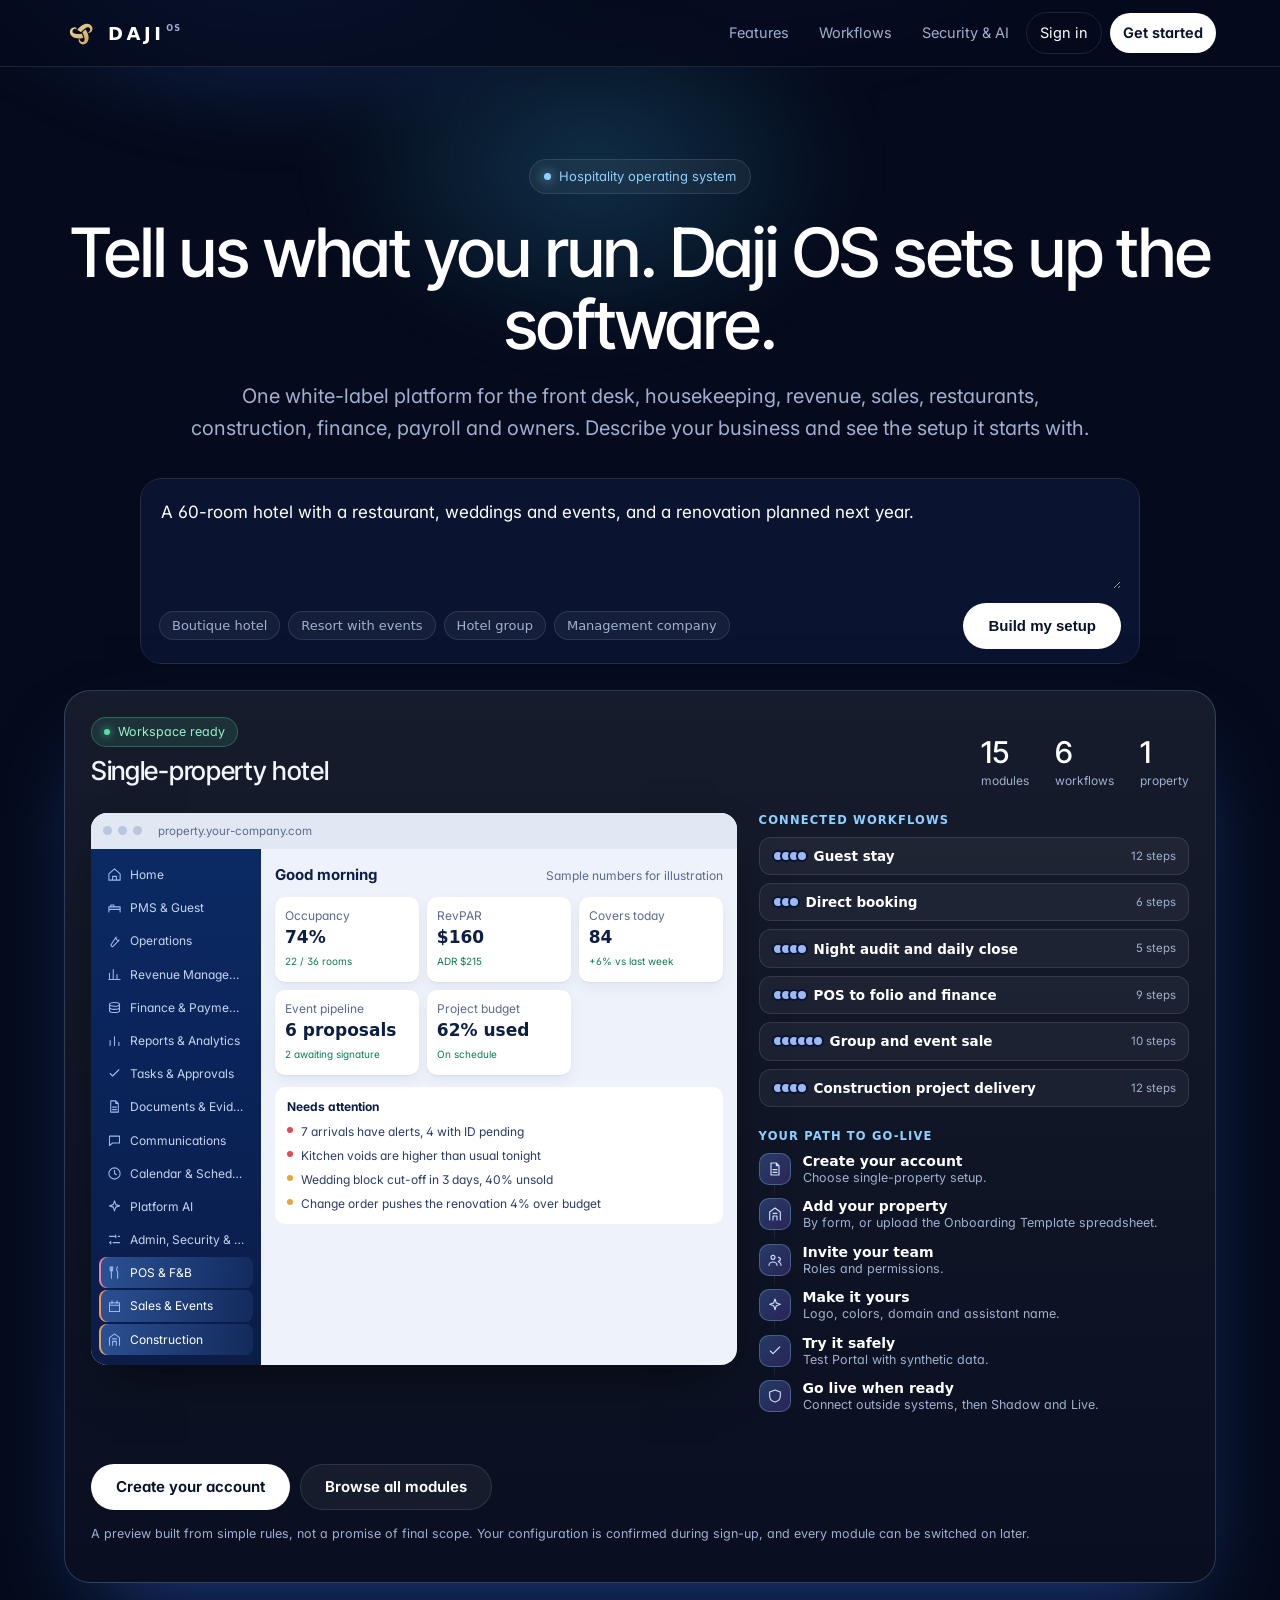
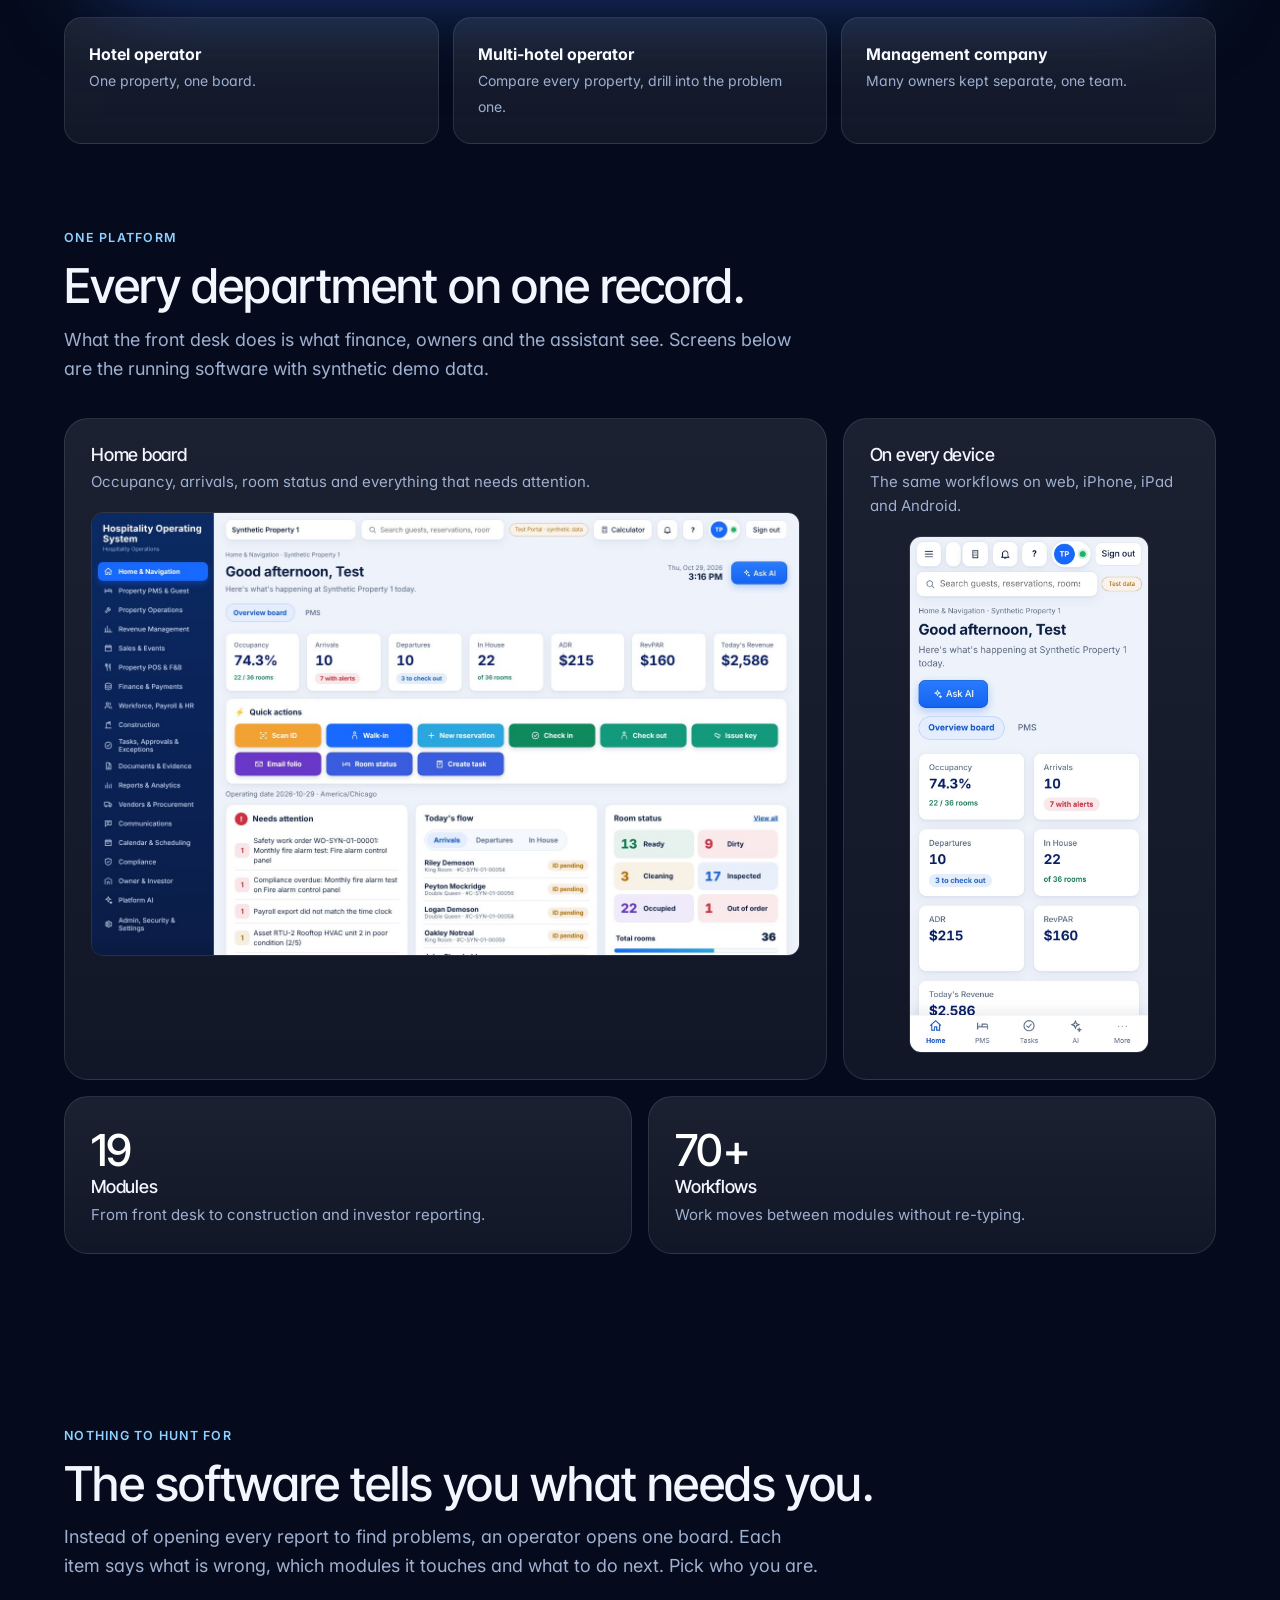
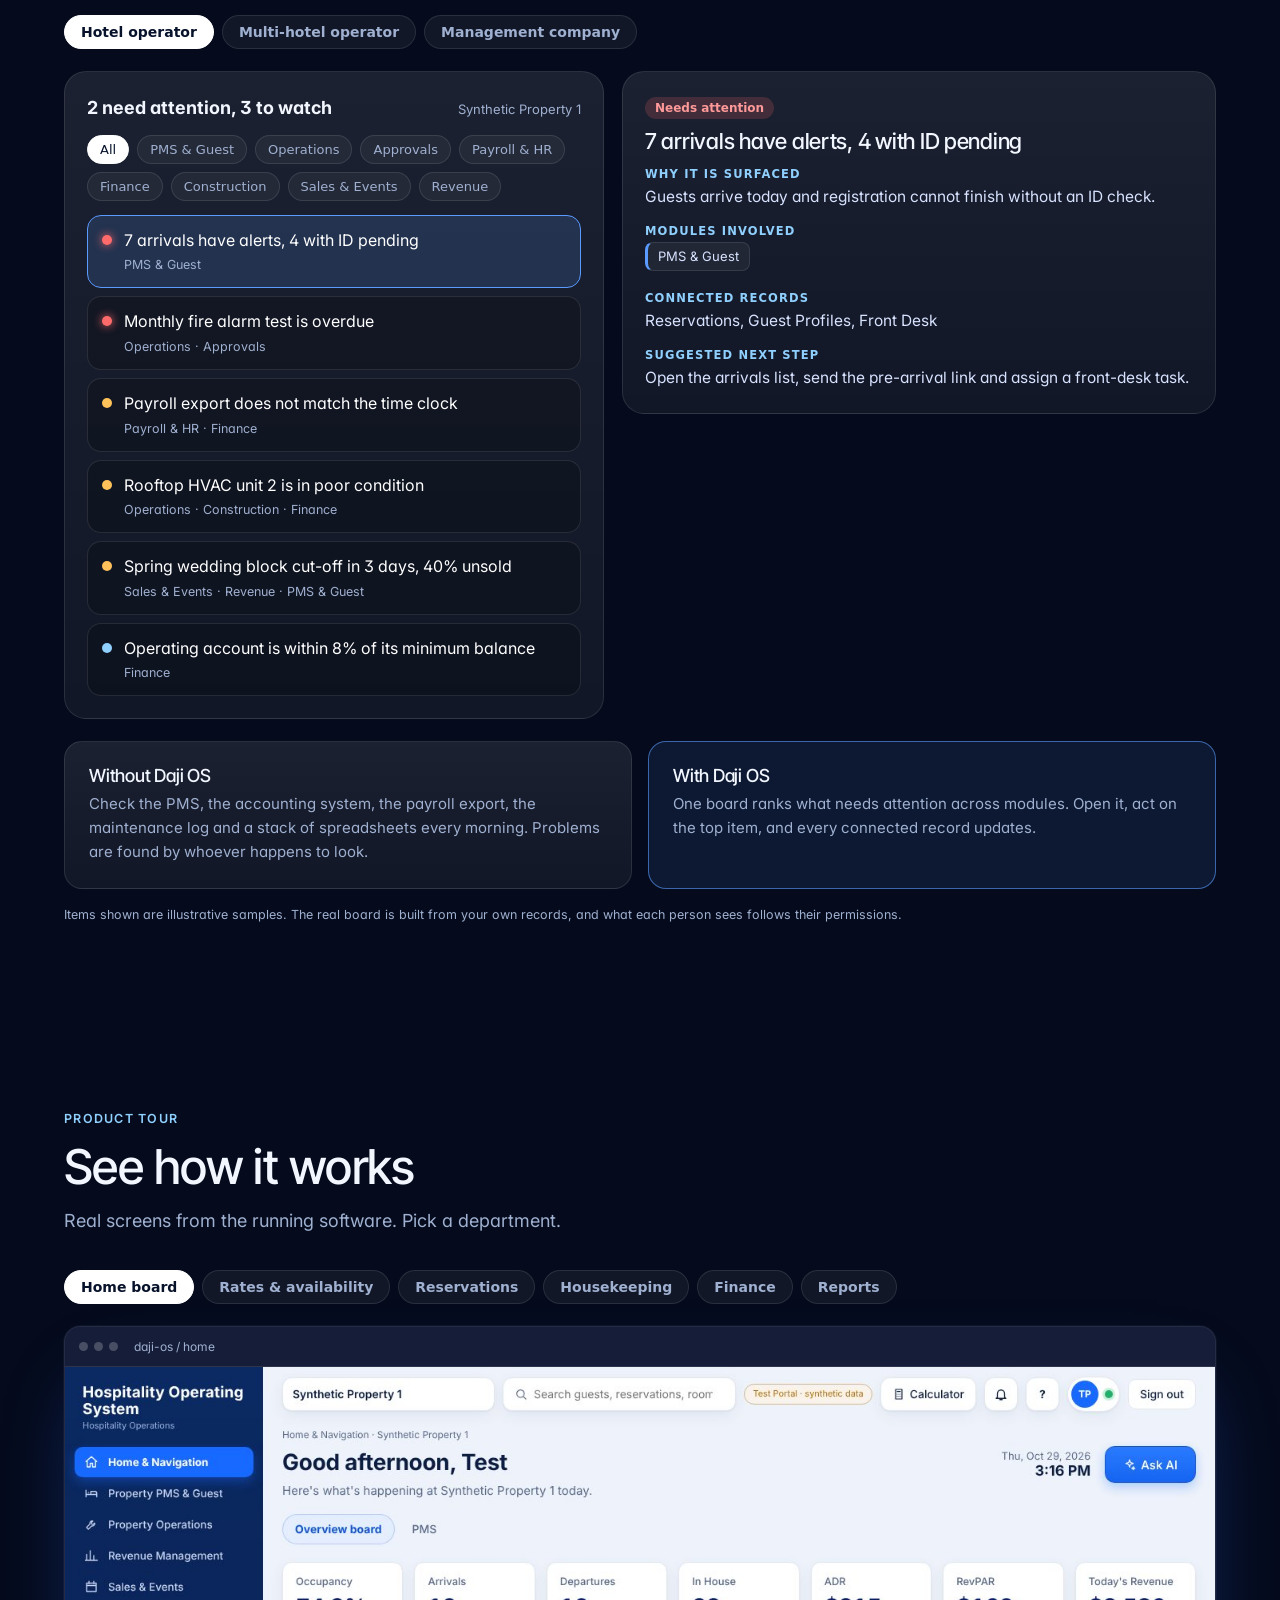
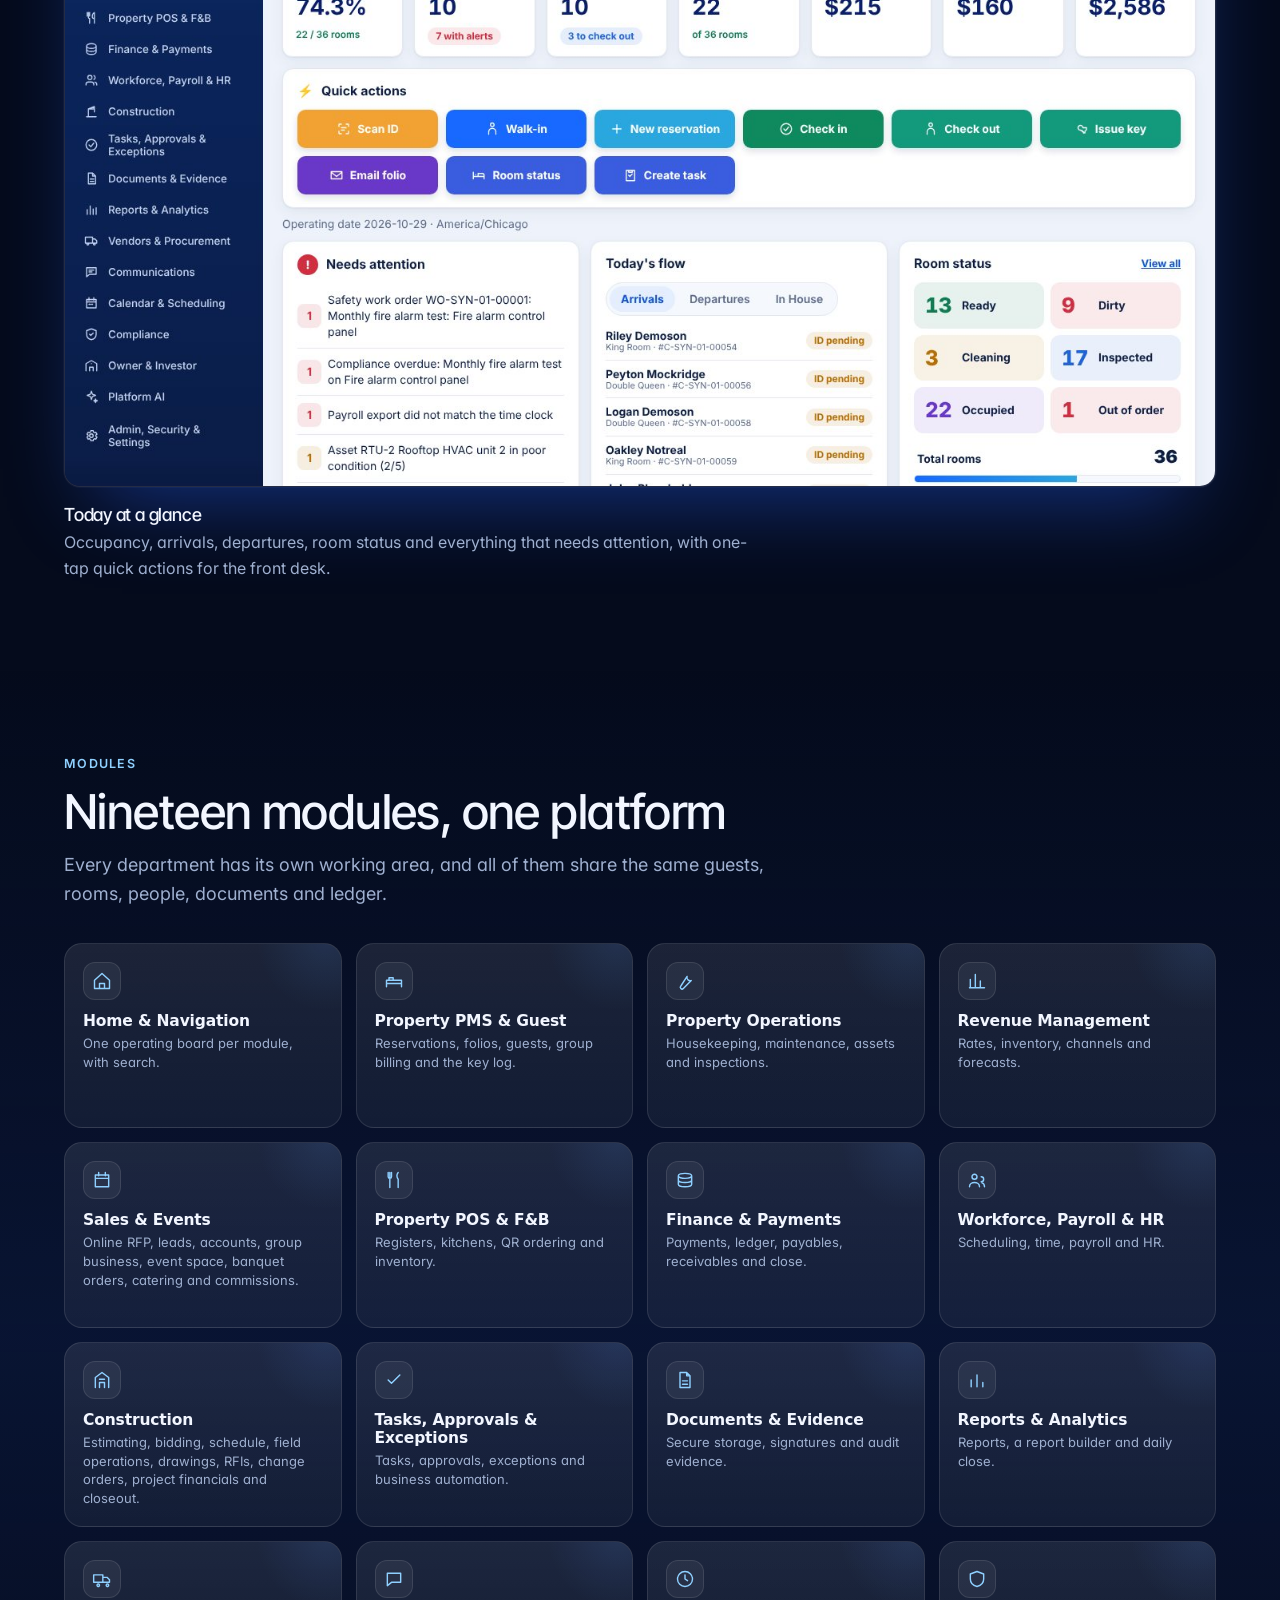
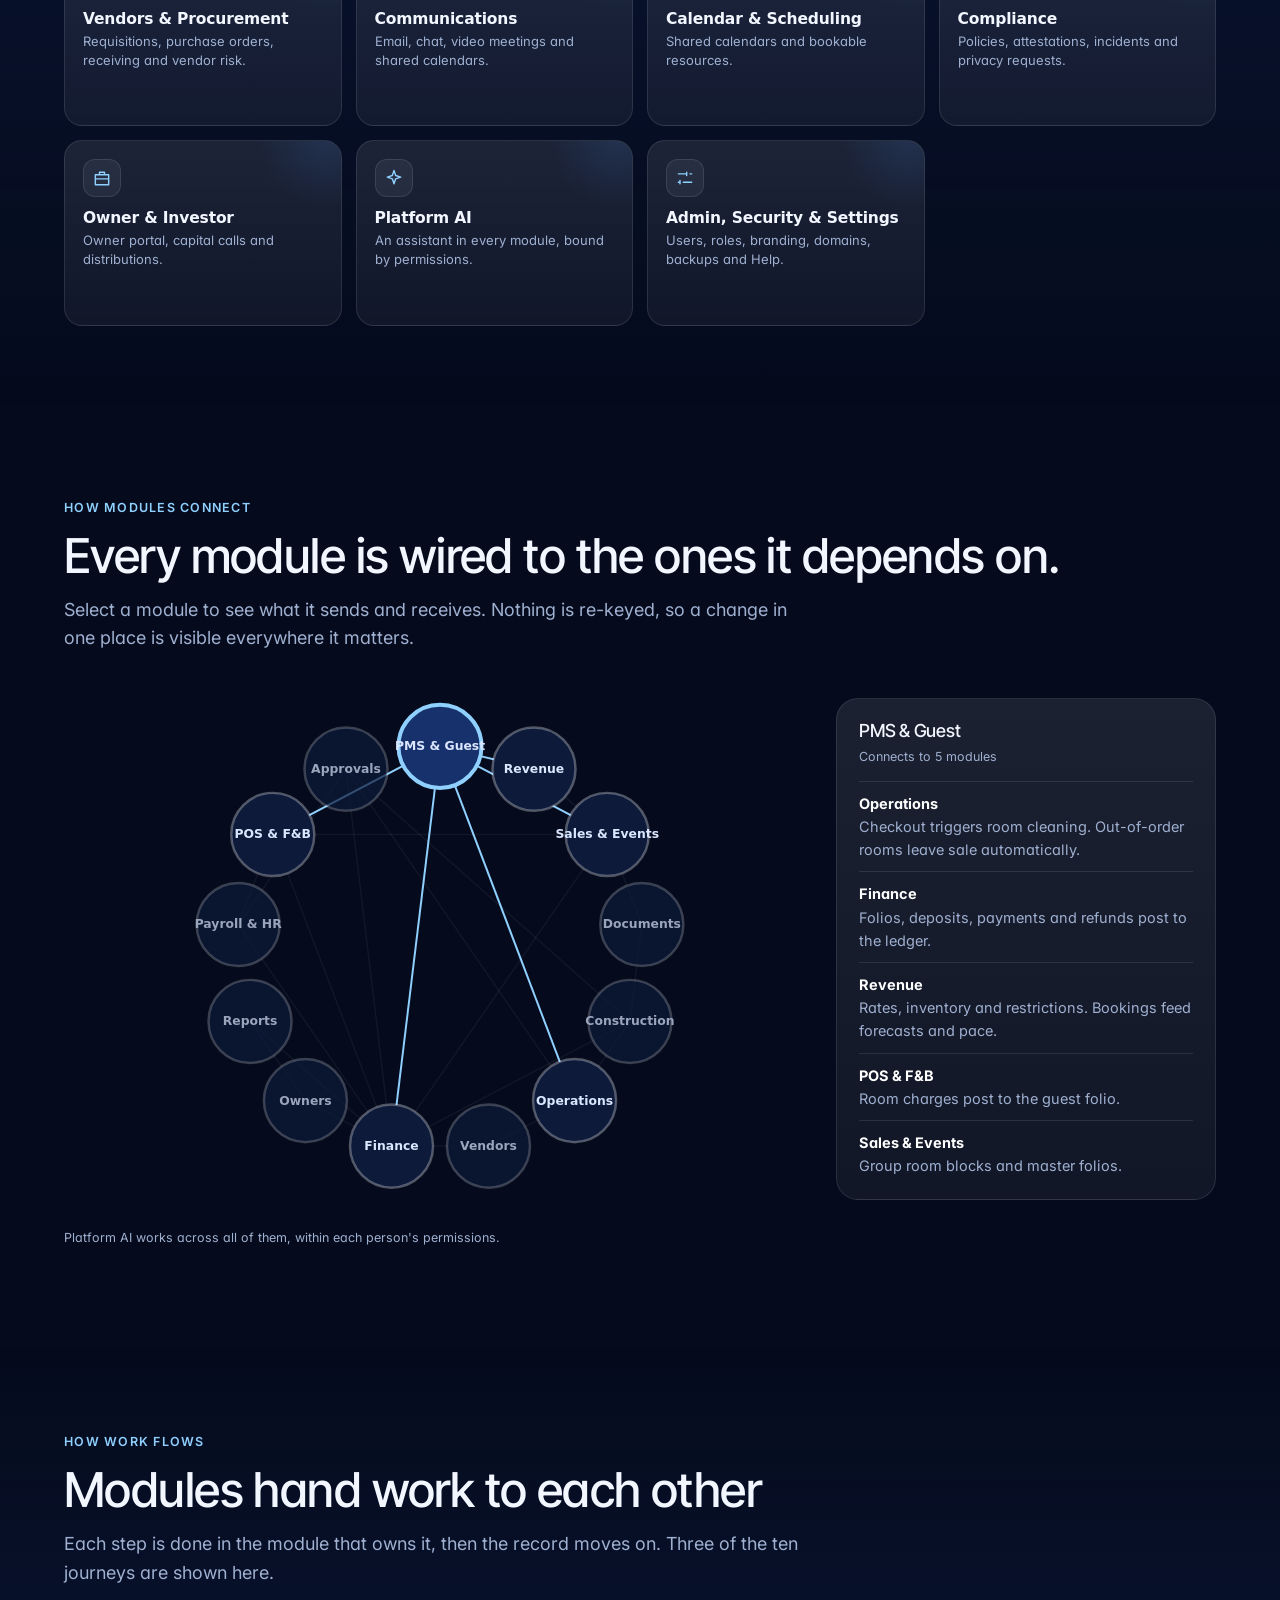
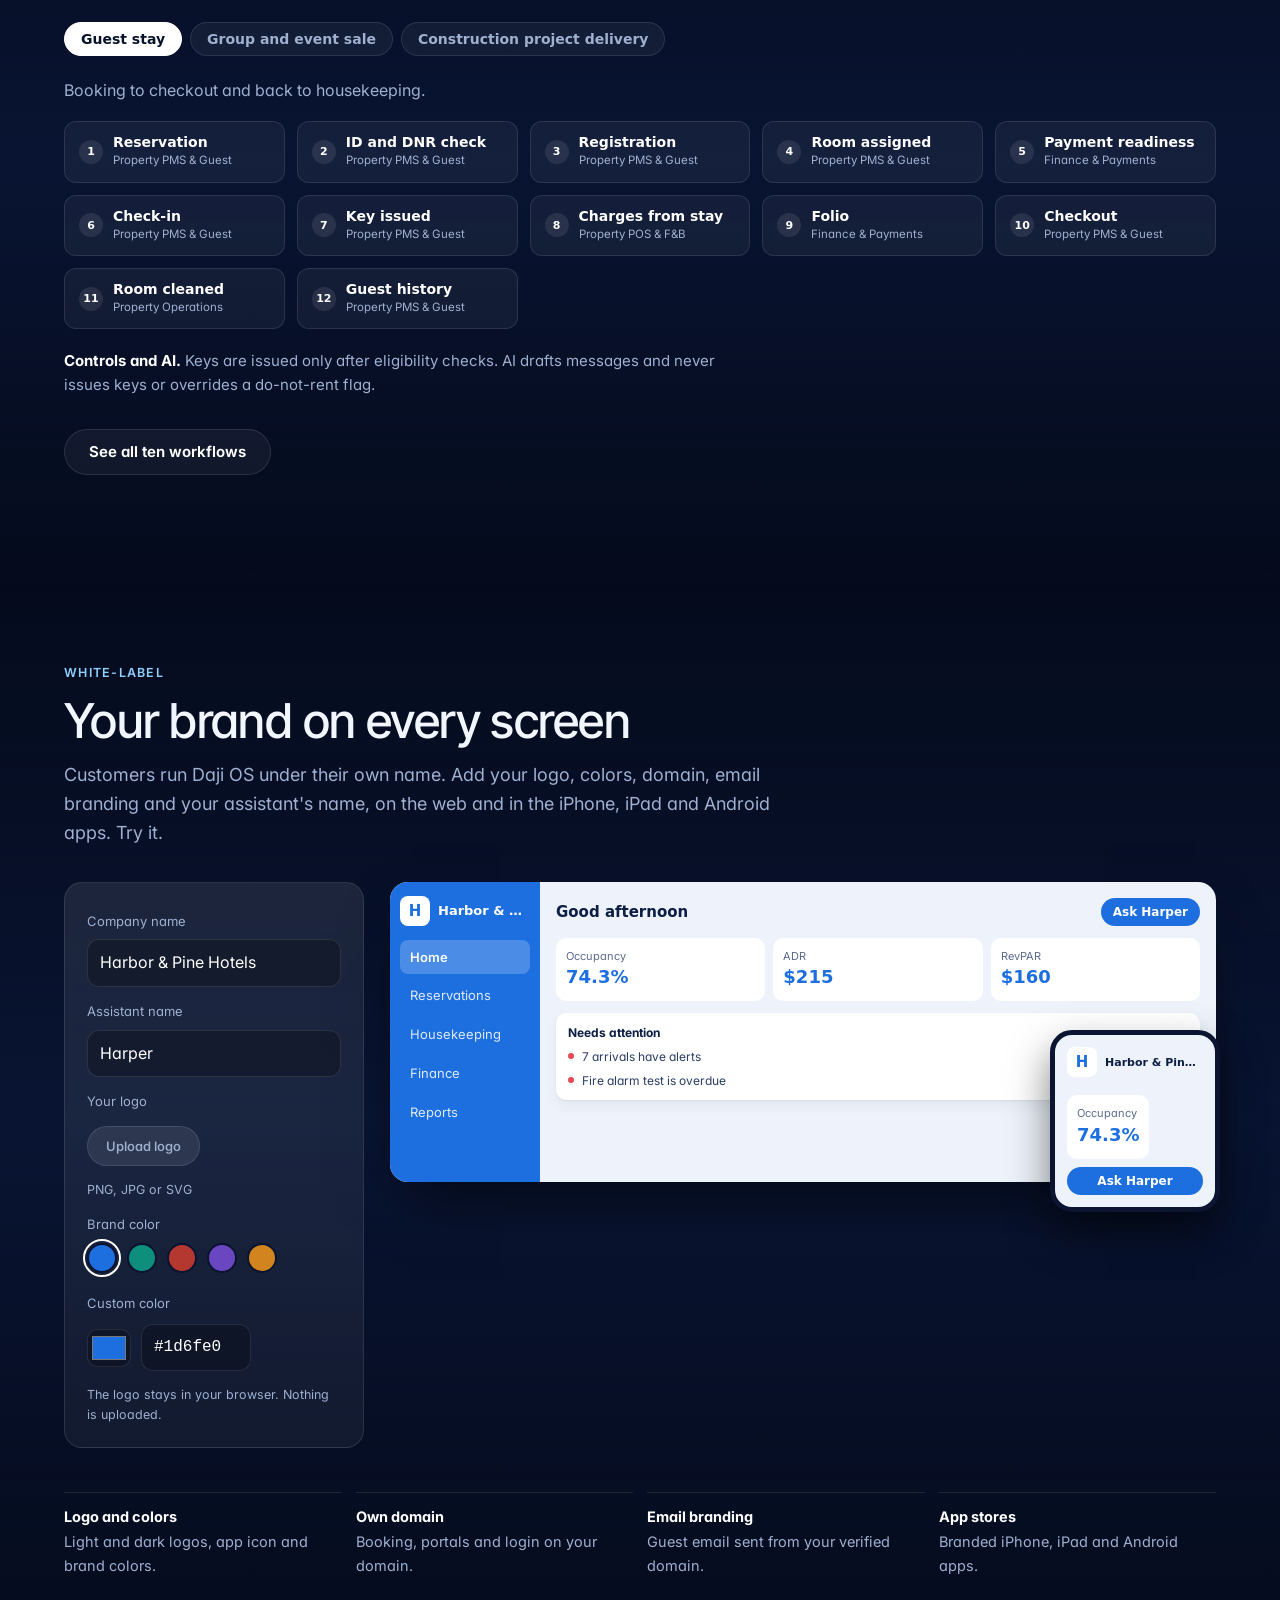
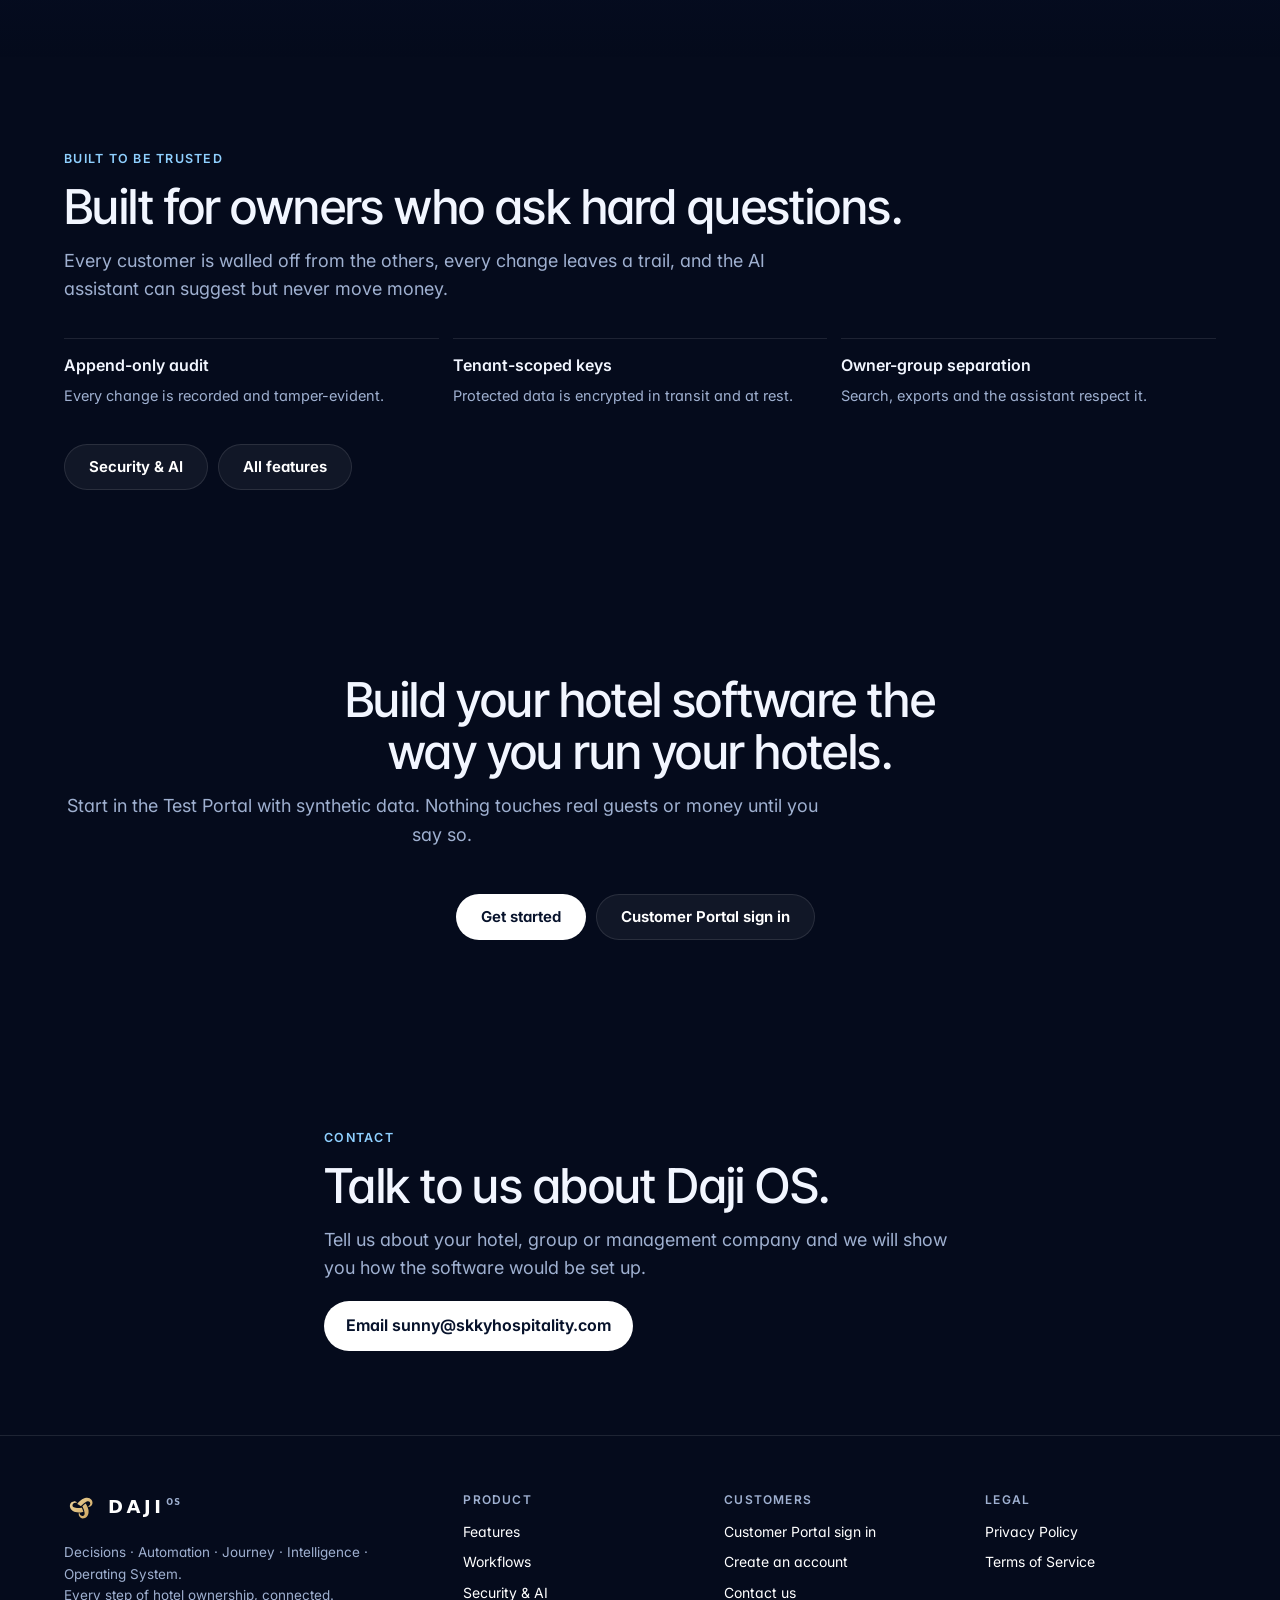
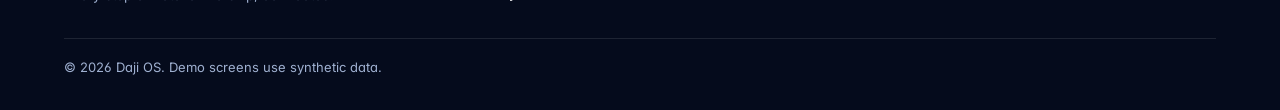
<file: index.html>
<!doctype html><html lang="en"><head><meta charset="utf-8"><meta name="viewport" content="width=device-width,initial-scale=1"><title>Daji OS | Hospitality Operating System</title><meta name="description" content="Describe your hotel business and Daji OS shows the modules and setup it starts with. White-label software for hotels, portfolios and management companies."><link rel="icon" href="logo.svg" type="image/svg+xml"><link rel="preconnect" href="https://fonts.googleapis.com"><link rel="preconnect" href="https://fonts.gstatic.com" crossorigin><link href="https://fonts.googleapis.com/css2?family=Inter:wght@400;500;600&amp;family=Inter+Tight:wght@500;600&amp;display=swap" rel="stylesheet"><link rel="stylesheet" href="styles.css?v=20261030c"><script src="config.js" defer></script></head><body>
<header><div class="wrap"><a class="logo" href="index.html" aria-label="Daji OS home"><i aria-hidden="true"></i><b>DAJI<sup>OS</sup></b></a><nav><a href="features.html">Features</a><a href="workflows.html">Workflows</a><a href="security.html">Security &amp; AI</a><a data-app="/signin" href="#" class="ghost">Sign in</a><a data-app="/signup" href="#" class="cta">Get started</a></nav></div></header>
<main>
<div class="hero wrap"><span class="pill">Hospitality operating system</span><h1>Tell us what you run. Daji OS sets up the software.</h1>
<p class="sub">One white-label platform for the front desk, housekeeping, revenue, sales, restaurants, construction, finance, payroll and owners. Describe your business and see the setup it starts with.</p>
<div class="ask"><div><label for="req" class="sr" style="position:absolute;left:-9999px">Describe your hotel business</label><textarea id="req" maxlength="500">A 60-room hotel with a restaurant, weddings and events, and a renovation planned next year.</textarea>
<div class="row"><div class="chips"><button class="chip" type="button" data-t="A 40-room boutique hotel with a restaurant and a bar. About 25 staff.">Boutique hotel</button><button class="chip" type="button" data-t="A 220-room resort with ballrooms, weddings and conferences, a spa and three restaurants.">Resort with events</button><button class="chip" type="button" data-t="A group of 6 hotels with a central management team, vendors and purchasing, and payroll for 300 employees.">Hotel group</button><button class="chip" type="button" data-t="A management company running 12 hotels for different owners, with investor reporting and renovations.">Management company</button></div><button id="go" class="btn" type="button">Build my setup</button></div></div></div>
<div class="result" id="res" aria-live="polite"><div class="think" id="think"></div><div class="rbox" id="rbox">
<div class="rhead"><div><span class="ready">Workspace ready</span><h3 id="rtitle"></h3></div><div class="rstats" id="rstats"></div></div>
<div class="rbody"><div class="ws"><div class="wsbar"><i></i><i></i><i></i><span id="wsurl">your-company.daji-os</span></div><div class="wsin"><nav class="wsside" id="wsside"></nav><div class="wsmain"><div class="wshd"><b>Good morning</b><span>Sample numbers for illustration</span></div><div class="wst" id="wst"></div><div class="wsat"><h5>Needs attention</h5><ul id="wsat"></ul></div></div></div></div>
<div class="rside"><h4>Connected workflows</h4><ul class="wfl" id="rwf"></ul><h4>Your path to go-live</h4><ol class="tl" id="rplan"></ol></div></div>
<div class="racts"><a class="btn" data-app="/signup" href="#">Create your account</a><a class="btn alt" href="#modules">Browse all modules</a></div>
<p class="note">A preview built from simple rules, not a promise of final scope. Your configuration is confirmed during sign-up, and every module can be switched on later.</p></div></div><div class="aud"><a class="card" href="#attention" data-pp="hotel"><b>Hotel operator</b><span>One property, one board.</span></a><a class="card" href="#attention" data-pp="multi"><b>Multi-hotel operator</b><span>Compare every property, drill into the problem one.</span></a><a class="card" href="#attention" data-pp="mgmt"><b>Management company</b><span>Many owners kept separate, one team.</span></a></div></div>

<section style="padding-top:20px"><div class="wrap"><span class="tag">One platform</span><h2>Every department on one record.</h2><p class="lede">What the front desk does is what finance, owners and the assistant see. Screens below are the running software with synthetic demo data.</p>
<div class="bento"><div class="b1"><h3>Home board</h3><p>Occupancy, arrivals, room status and everything that needs attention.</p><img src="img/home.jpg" alt="Daji OS home board" width="1440" height="900" loading="lazy"></div>
<div class="b2"><h3>On every device</h3><p>The same workflows on web, iPhone, iPad and Android.</p><img src="img/mobile.jpg" alt="Daji OS on a phone" width="390" height="844" loading="lazy" style="max-width:240px;margin-left:auto;margin-right:auto"></div>
<div class="b3"><div class="stat">19</div><h3>Modules</h3><p>From front desk to construction and investor reporting.</p></div>
<div class="b4"><div class="stat">70+</div><h3>Workflows</h3><p>Work moves between modules without re-typing.</p></div>
</div></div></section>


<section id="attention"><div class="wrap"><span class="tag">Nothing to hunt for</span><h2>The software tells you what needs you.</h2><p class="lede">Instead of opening every report to find problems, an operator opens one board. Each item says what is wrong, which modules it touches and what to do next. Pick who you are.</p>
<div class="tabs" id="ptabs" role="tablist"><button class="tab on" data-p="hotel" type="button">Hotel operator</button><button class="tab" data-p="multi" type="button">Multi-hotel operator</button><button class="tab" data-p="mgmt" type="button">Management company</button></div>
<div class="att"><div class="attl"><div class="atth"><b id="ah"></b><span id="as"></span></div><div class="chips" id="af"></div><ul id="al"></ul></div>
<div class="attd" id="ad"></div></div>
<div class="vs"><div class="card"><h3>Without Daji OS</h3><p>Check the PMS, the accounting system, the payroll export, the maintenance log and a stack of spreadsheets every morning. Problems are found by whoever happens to look.</p></div><div class="card on"><h3>With Daji OS</h3><p>One board ranks what needs attention across modules. Open it, act on the top item, and every connected record updates.</p></div></div>
<p class="note">Items shown are illustrative samples. The real board is built from your own records, and what each person sees follows their permissions.</p>
</div></section><section id="tour"><div class="wrap"><span class="tag">Product tour</span><h2>See how it works</h2><p class="lede">Real screens from the running software. Pick a department.</p><div class="tabs" role="tablist"><button class="tab on" data-t="home" type="button">Home board</button><button class="tab" data-t="rates" type="button">Rates & availability</button><button class="tab" data-t="reservations" type="button">Reservations</button><button class="tab" data-t="housekeeping" type="button">Housekeeping</button><button class="tab" data-t="finance" type="button">Finance</button><button class="tab" data-t="reports" type="button">Reports</button></div><div class="panes"><figure class="pane on" id="p-home"><div class="frame"><div class="bar"><i></i><i></i><i></i><span>daji-os / home</span></div><img src="img/home.jpg" alt="Daji OS Home board screen with demo data" width="1440" height="900" loading="lazy"></div><figcaption><h3>Today at a glance</h3><p>Occupancy, arrivals, departures, room status and everything that needs attention, with one-tap quick actions for the front desk.</p></figcaption></figure><figure class="pane" id="p-rates"><div class="frame"><div class="bar"><i></i><i></i><i></i><span>daji-os / rates</span></div><img src="img/rates.jpg" alt="Daji OS Rates & availability screen with demo data" width="1440" height="900" loading="lazy"></div><figcaption><h3>Rates across every plan</h3><p>A calendar of rates and remaining rooms by room type, with rate plans, restrictions and overrides in one place.</p></figcaption></figure><figure class="pane" id="p-reservations"><div class="frame"><div class="bar"><i></i><i></i><i></i><span>daji-os / reservations</span></div><img src="img/reservations.jpg" alt="Daji OS Reservations screen with demo data" width="1440" height="900" loading="lazy"></div><figcaption><h3>Every booking, one list</h3><p>Search, create, group and multi-room bookings, with status, balance and room assignment on each row.</p></figcaption></figure><figure class="pane" id="p-housekeeping"><div class="frame"><div class="bar"><i></i><i></i><i></i><span>daji-os / housekeeping</span></div><img src="img/housekeeping.jpg" alt="Daji OS Housekeeping screen with demo data" width="1440" height="900" loading="lazy"></div><figcaption><h3>Rooms ready when guests are</h3><p>Cleaning status, assignments, inspections and out-of-order rooms, feeding straight back to the front desk.</p></figcaption></figure><figure class="pane" id="p-finance"><div class="frame"><div class="bar"><i></i><i></i><i></i><span>daji-os / finance</span></div><img src="img/finance.jpg" alt="Daji OS Finance screen with demo data" width="1440" height="900" loading="lazy"></div><figcaption><h3>Cash and approvals</h3><p>Bank and ledger balances, shortfalls and money approvals waiting, with Payables, Receivables, Banking and Close one tab away.</p></figcaption></figure><figure class="pane" id="p-reports"><div class="frame"><div class="bar"><i></i><i></i><i></i><span>daji-os / reports</span></div><img src="img/reports.jpg" alt="Daji OS Reports screen with demo data" width="1440" height="900" loading="lazy"></div><figcaption><h3>Numbers you can trust</h3><p>Occupancy, ADR, RevPAR and pace reports by property, built from the same records the front desk uses.</p></figcaption></figure></div></div></section>

<section id="modules" class="band"><div class="wrap"><span class="tag">Modules</span><h2>Nineteen modules, one platform</h2><p class="lede">Every department has its own working area, and all of them share the same guests, rooms, people, documents and ledger.</p><div class="mcards"><div class="mcard" style="--c:#7aa7ff"><span class="mi"><svg viewBox="0 0 24 24" width="20" height="20" fill="none" stroke="currentColor" stroke-width="1.7" stroke-linecap="round" stroke-linejoin="round" aria-hidden="true"><path d="M3 11l9-8 9 8v10H3zM9 21v-6h6v6"/></svg></span><b>Home & Navigation</b><small>One operating board per module, with search.</small></div><div class="mcard" style="--c:#e0b45c"><span class="mi"><svg viewBox="0 0 24 24" width="20" height="20" fill="none" stroke="currentColor" stroke-width="1.7" stroke-linecap="round" stroke-linejoin="round" aria-hidden="true"><path d="M3 19v-8h18v8M3 15h18M6 11V8h5v3"/></svg></span><b>Property PMS & Guest</b><small>Reservations, folios, guests, group billing and the key log.</small></div><div class="mcard" style="--c:#6fc3a3"><span class="mi"><svg viewBox="0 0 24 24" width="20" height="20" fill="none" stroke="currentColor" stroke-width="1.7" stroke-linecap="round" stroke-linejoin="round" aria-hidden="true"><path d="M14.5 6.5a4 4 0 0 0 5 5L10 21a2 2 0 0 1-3-3z"/></svg></span><b>Property Operations</b><small>Housekeeping, maintenance, assets and inspections.</small></div><div class="mcard" style="--c:#8fb4ff"><span class="mi"><svg viewBox="0 0 24 24" width="20" height="20" fill="none" stroke="currentColor" stroke-width="1.7" stroke-linecap="round" stroke-linejoin="round" aria-hidden="true"><path d="M4 20V10M10 20V4M16 20v-8M21 20H3"/></svg></span><b>Revenue Management</b><small>Rates, inventory, channels and forecasts.</small></div><div class="mcard" style="--c:#f0905a"><span class="mi"><svg viewBox="0 0 24 24" width="20" height="20" fill="none" stroke="currentColor" stroke-width="1.7" stroke-linecap="round" stroke-linejoin="round" aria-hidden="true"><path d="M4 6h16v14H4zM4 10h16M8 3v4M16 3v4"/></svg></span><b>Sales & Events</b><small>Online RFP, leads, accounts, group business, event space, banquet orders, catering and commissions.</small></div><div class="mcard" style="--c:#e47fa8"><span class="mi"><svg viewBox="0 0 24 24" width="20" height="20" fill="none" stroke="currentColor" stroke-width="1.7" stroke-linecap="round" stroke-linejoin="round" aria-hidden="true"><path d="M7 3v8M5 3v5a2 2 0 0 0 4 0V3M7 11v10M17 3c-2 2-2 6 0 8v10"/></svg></span><b>Property POS & F&B</b><small>Registers, kitchens, QR ordering and inventory.</small></div><div class="mcard" style="--c:#7fd0e8"><span class="mi"><svg viewBox="0 0 24 24" width="20" height="20" fill="none" stroke="currentColor" stroke-width="1.7" stroke-linecap="round" stroke-linejoin="round" aria-hidden="true"><path d="M12 4c4 0 8 1 8 3s-4 3-8 3-8-1-8-3 4-3 8-3zM4 7v5c0 2 4 3 8 3s8-1 8-3V7M4 12v5c0 2 4 3 8 3s8-1 8-3v-5"/></svg></span><b>Finance & Payments</b><small>Payments, ledger, payables, receivables and close.</small></div><div class="mcard" style="--c:#b79cf0"><span class="mi"><svg viewBox="0 0 24 24" width="20" height="20" fill="none" stroke="currentColor" stroke-width="1.7" stroke-linecap="round" stroke-linejoin="round" aria-hidden="true"><path d="M9 11a3 3 0 1 0 0-6 3 3 0 0 0 0 6zM3 20c0-3 3-5 6-5s6 2 6 5M17 8a3 3 0 0 1 0 6M21 20c0-2-1-4-3-4.6"/></svg></span><b>Workforce, Payroll & HR</b><small>Scheduling, time, payroll and HR.</small></div><div class="mcard" style="--c:#d9a066"><span class="mi"><svg viewBox="0 0 24 24" width="20" height="20" fill="none" stroke="currentColor" stroke-width="1.7" stroke-linecap="round" stroke-linejoin="round" aria-hidden="true"><path d="M4 21V9l8-6 8 6v12M9 21v-6h6v6M9 11h6"/></svg></span><b>Construction</b><small>Estimating, bidding, schedule, field operations, drawings, RFIs, change orders, project financials and closeout.</small></div><div class="mcard" style="--c:#a8c97a"><span class="mi"><svg viewBox="0 0 24 24" width="20" height="20" fill="none" stroke="currentColor" stroke-width="1.7" stroke-linecap="round" stroke-linejoin="round" aria-hidden="true"><path d="M5 12l4 4 10-10"/></svg></span><b>Tasks, Approvals & Exceptions</b><small>Tasks, approvals, exceptions and business automation.</small></div><div class="mcard" style="--c:#c2b8a3"><span class="mi"><svg viewBox="0 0 24 24" width="20" height="20" fill="none" stroke="currentColor" stroke-width="1.7" stroke-linecap="round" stroke-linejoin="round" aria-hidden="true"><path d="M6 3h8l4 4v14H6zM14 3v4h4M9 13h6M9 17h6"/></svg></span><b>Documents & Evidence</b><small>Secure storage, signatures and audit evidence.</small></div><div class="mcard" style="--c:#9ac0c9"><span class="mi"><svg viewBox="0 0 24 24" width="20" height="20" fill="none" stroke="currentColor" stroke-width="1.7" stroke-linecap="round" stroke-linejoin="round" aria-hidden="true"><path d="M5 20v-8M12 20V6M19 20v-5"/></svg></span><b>Reports & Analytics</b><small>Reports, a report builder and daily close.</small></div><div class="mcard" style="--c:#d98f8f"><span class="mi"><svg viewBox="0 0 24 24" width="20" height="20" fill="none" stroke="currentColor" stroke-width="1.7" stroke-linecap="round" stroke-linejoin="round" aria-hidden="true"><path d="M2 7h11v9H2zM13 10h5l3 3v3h-8M6 19.5a1.5 1.5 0 1 0 0-.1M17 19.5a1.5 1.5 0 1 0 0-.1"/></svg></span><b>Vendors & Procurement</b><small>Requisitions, purchase orders, receiving and vendor risk.</small></div><div class="mcard" style="--c:#8fd0ff"><span class="mi"><svg viewBox="0 0 24 24" width="20" height="20" fill="none" stroke="currentColor" stroke-width="1.7" stroke-linecap="round" stroke-linejoin="round" aria-hidden="true"><path d="M4 5h16v11H9l-5 4z"/></svg></span><b>Communications</b><small>Email, chat, video meetings and shared calendars.</small></div><div class="mcard" style="--c:#9db9f5"><span class="mi"><svg viewBox="0 0 24 24" width="20" height="20" fill="none" stroke="currentColor" stroke-width="1.7" stroke-linecap="round" stroke-linejoin="round" aria-hidden="true"><path d="M12 21a9 9 0 1 0 0-18 9 9 0 0 0 0 18zM12 7v5l3 2"/></svg></span><b>Calendar & Scheduling</b><small>Shared calendars and bookable resources.</small></div><div class="mcard" style="--c:#7fe0b0"><span class="mi"><svg viewBox="0 0 24 24" width="20" height="20" fill="none" stroke="currentColor" stroke-width="1.7" stroke-linecap="round" stroke-linejoin="round" aria-hidden="true"><path d="M12 3l8 3v6c0 5-4 8-8 9-4-1-8-4-8-9V6z"/></svg></span><b>Compliance</b><small>Policies, attestations, incidents and privacy requests.</small></div><div class="mcard" style="--c:#e6cf7a"><span class="mi"><svg viewBox="0 0 24 24" width="20" height="20" fill="none" stroke="currentColor" stroke-width="1.7" stroke-linecap="round" stroke-linejoin="round" aria-hidden="true"><path d="M4 8h16v12H4zM9 8V5h6v3M4 13h16"/></svg></span><b>Owner & Investor</b><small>Owner portal, capital calls and distributions.</small></div><div class="mcard" style="--c:#c9a7ff"><span class="mi"><svg viewBox="0 0 24 24" width="20" height="20" fill="none" stroke="currentColor" stroke-width="1.7" stroke-linecap="round" stroke-linejoin="round" aria-hidden="true"><path d="M12 3l2 6 6 2-6 2-2 6-2-6-6-2 6-2z"/></svg></span><b>Platform AI</b><small>An assistant in every module, bound by permissions.</small></div><div class="mcard" style="--c:#aab6cf"><span class="mi"><svg viewBox="0 0 24 24" width="20" height="20" fill="none" stroke="currentColor" stroke-width="1.7" stroke-linecap="round" stroke-linejoin="round" aria-hidden="true"><path d="M4 7h10M18 7h2M4 17h2M10 17h10M14 5v4M6 15v4"/></svg></span><b>Admin, Security & Settings</b><small>Users, roles, branding, domains, backups and Help.</small></div></div></div></section>

<section id="connect"><div class="wrap"><span class="tag">How modules connect</span><h2>Every module is wired to the ones it depends on.</h2><p class="lede">Select a module to see what it sends and receives. Nothing is re-keyed, so a change in one place is visible everywhere it matters.</p><div class="cm"><div class="cmsvg"><svg id="cmap" viewBox="0 0 760 530" role="group" aria-label="How modules connect"><line class="e" data-a="PMS" data-b="OPS" x1="380" y1="60" x2="516" y2="418"/><line class="e" data-a="PMS" data-b="FIN" x1="380" y1="60" x2="331" y2="464"/><line class="e" data-a="PMS" data-b="REV" x1="380" y1="60" x2="475" y2="83"/><line class="e" data-a="POS" data-b="PMS" x1="211" y1="149" x2="380" y2="60"/><line class="e" data-a="POS" data-b="FIN" x1="211" y1="149" x2="331" y2="464"/><line class="e" data-a="POS" data-b="HR" x1="211" y1="149" x2="176" y2="240"/><line class="e" data-a="SALES" data-b="PMS" x1="549" y1="149" x2="380" y2="60"/><line class="e" data-a="SALES" data-b="POS" x1="549" y1="149" x2="211" y2="149"/><line class="e" data-a="SALES" data-b="FIN" x1="549" y1="149" x2="331" y2="464"/><line class="e" data-a="SALES" data-b="REV" x1="549" y1="149" x2="475" y2="83"/><line class="e" data-a="SALES" data-b="DOC" x1="549" y1="149" x2="584" y2="240"/><line class="e" data-a="HR" data-b="FIN" x1="176" y1="240" x2="331" y2="464"/><line class="e" data-a="HR" data-b="TASK" x1="176" y1="240" x2="285" y2="83"/><line class="e" data-a="CON" data-b="FIN" x1="572" y1="338" x2="331" y2="464"/><line class="e" data-a="CON" data-b="OPS" x1="572" y1="338" x2="516" y2="418"/><line class="e" data-a="CON" data-b="DOC" x1="572" y1="338" x2="584" y2="240"/><line class="e" data-a="CON" data-b="TASK" x1="572" y1="338" x2="285" y2="83"/><line class="e" data-a="VEN" data-b="FIN" x1="429" y1="464" x2="331" y2="464"/><line class="e" data-a="VEN" data-b="OPS" x1="429" y1="464" x2="516" y2="418"/><line class="e" data-a="OWN" data-b="FIN" x1="244" y1="418" x2="331" y2="464"/><line class="e" data-a="OWN" data-b="RPT" x1="244" y1="418" x2="188" y2="338"/><line class="e" data-a="RPT" data-b="FIN" x1="188" y1="338" x2="331" y2="464"/><line class="e" data-a="OPS" data-b="TASK" x1="516" y1="418" x2="285" y2="83"/><line class="e" data-a="TASK" data-b="FIN" x1="285" y1="83" x2="331" y2="464"/><g class="nd" data-n="PMS" tabindex="0" role="button" aria-label="PMS & Guest" transform="translate(380 60)"><circle r="42" style="--m:#e0b45c"/><text y="4" text-anchor="middle">PMS & Guest</text></g><g class="nd" data-n="REV" tabindex="0" role="button" aria-label="Revenue" transform="translate(475 83)"><circle r="42" style="--m:#8fb4ff"/><text y="4" text-anchor="middle">Revenue</text></g><g class="nd" data-n="SALES" tabindex="0" role="button" aria-label="Sales & Events" transform="translate(549 149)"><circle r="42" style="--m:#f0905a"/><text y="4" text-anchor="middle">Sales & Events</text></g><g class="nd" data-n="DOC" tabindex="0" role="button" aria-label="Documents" transform="translate(584 240)"><circle r="42" style="--m:#c2b8a3"/><text y="4" text-anchor="middle">Documents</text></g><g class="nd" data-n="CON" tabindex="0" role="button" aria-label="Construction" transform="translate(572 338)"><circle r="42" style="--m:#d9a066"/><text y="4" text-anchor="middle">Construction</text></g><g class="nd" data-n="OPS" tabindex="0" role="button" aria-label="Operations" transform="translate(516 418)"><circle r="42" style="--m:#6fc3a3"/><text y="4" text-anchor="middle">Operations</text></g><g class="nd" data-n="VEN" tabindex="0" role="button" aria-label="Vendors" transform="translate(429 464)"><circle r="42" style="--m:#d98f8f"/><text y="4" text-anchor="middle">Vendors</text></g><g class="nd" data-n="FIN" tabindex="0" role="button" aria-label="Finance" transform="translate(331 464)"><circle r="42" style="--m:#7fd0e8"/><text y="4" text-anchor="middle">Finance</text></g><g class="nd" data-n="OWN" tabindex="0" role="button" aria-label="Owners" transform="translate(244 418)"><circle r="42" style="--m:#e6cf7a"/><text y="4" text-anchor="middle">Owners</text></g><g class="nd" data-n="RPT" tabindex="0" role="button" aria-label="Reports" transform="translate(188 338)"><circle r="42" style="--m:#9ac0c9"/><text y="4" text-anchor="middle">Reports</text></g><g class="nd" data-n="HR" tabindex="0" role="button" aria-label="Payroll & HR" transform="translate(176 240)"><circle r="42" style="--m:#b79cf0"/><text y="4" text-anchor="middle">Payroll & HR</text></g><g class="nd" data-n="POS" tabindex="0" role="button" aria-label="POS & F&B" transform="translate(211 149)"><circle r="42" style="--m:#e47fa8"/><text y="4" text-anchor="middle">POS & F&B</text></g><g class="nd" data-n="TASK" tabindex="0" role="button" aria-label="Approvals" transform="translate(285 83)"><circle r="42" style="--m:#a8c97a"/><text y="4" text-anchor="middle">Approvals</text></g></svg></div><div class="cmside"><label class="selw">Module <select id="cmsel"></select></label><h3 id="cmt">Select a module</h3><p class="small" id="cmh">Click or tap any circle.</p><ul id="cml"></ul></div></div><p class="note">Platform AI works across all of them, within each person's permissions.</p></div></section><section id="flows" class="band"><div class="wrap"><span class="tag">How work flows</span><h2>Modules hand work to each other</h2><p class="lede">Each step is done in the module that owns it, then the record moves on. Three of the ten journeys are shown here.</p><div class="tabs ftabs" role="tablist"><button class="tab on" data-f="stay" type="button">Guest stay</button><button class="tab" data-f="group" type="button">Group and event sale</button><button class="tab" data-f="build" type="button">Construction project delivery</button></div><div class="fpane on" id="f-stay"><p class="fd">Booking to checkout and back to housekeeping.</p><ol class="steps"><li style="--m:#e0b45c"><span class="n">1</span><b>Reservation</b><small>Property PMS & Guest</small></li><li style="--m:#e0b45c"><span class="n">2</span><b>ID and DNR check</b><small>Property PMS & Guest</small></li><li style="--m:#e0b45c"><span class="n">3</span><b>Registration</b><small>Property PMS & Guest</small></li><li style="--m:#e0b45c"><span class="n">4</span><b>Room assigned</b><small>Property PMS & Guest</small></li><li style="--m:#7fd0e8"><span class="n">5</span><b>Payment readiness</b><small>Finance & Payments</small></li><li style="--m:#e0b45c"><span class="n">6</span><b>Check-in</b><small>Property PMS & Guest</small></li><li style="--m:#e0b45c"><span class="n">7</span><b>Key issued</b><small>Property PMS & Guest</small></li><li style="--m:#e47fa8"><span class="n">8</span><b>Charges from stay</b><small>Property POS & F&B</small></li><li style="--m:#7fd0e8"><span class="n">9</span><b>Folio</b><small>Finance & Payments</small></li><li style="--m:#e0b45c"><span class="n">10</span><b>Checkout</b><small>Property PMS & Guest</small></li><li style="--m:#6fc3a3"><span class="n">11</span><b>Room cleaned</b><small>Property Operations</small></li><li style="--m:#e0b45c"><span class="n">12</span><b>Guest history</b><small>Property PMS & Guest</small></li></ol><p class="fc"><b>Controls and AI.</b> Keys are issued only after eligibility checks. AI drafts messages and never issues keys or overrides a do-not-rent flag.</p></div><div class="fpane" id="f-group"><p class="fd">From the first inquiry to the final banquet bill.</p><ol class="steps"><li style="--m:#f0905a"><span class="n">1</span><b>Inquiry or online RFP</b><small>Sales & Events</small></li><li style="--m:#8fb4ff"><span class="n">2</span><b>Displacement and profit</b><small>Revenue Management</small></li><li style="--m:#f0905a"><span class="n">3</span><b>Proposal</b><small>Sales & Events</small></li><li style="--m:#c2b8a3"><span class="n">4</span><b>Contract and signature</b><small>Documents & Evidence</small></li><li style="--m:#e0b45c"><span class="n">5</span><b>Room block and event space</b><small>Property PMS & Guest</small></li><li style="--m:#e47fa8"><span class="n">6</span><b>Event orders, menus and resources</b><small>Property POS & F&B</small></li><li style="--m:#7fd0e8"><span class="n">7</span><b>Deposits and schedule</b><small>Finance & Payments</small></li><li style="--m:#e0b45c"><span class="n">8</span><b>Master folio and routing</b><small>Property PMS & Guest</small></li><li style="--m:#7fd0e8"><span class="n">9</span><b>Banquet billing</b><small>Finance & Payments</small></li><li style="--m:#f0905a"><span class="n">10</span><b>Close</b><small>Sales & Events</small></li></ol><p class="fc"><b>Controls and AI.</b> Rate, contract and deposit approvals apply. AI drafts proposals and flags space conflicts.</p></div><div class="fpane" id="f-build"><p class="fd">From estimate to turnover and closeout.</p><ol class="steps"><li style="--m:#d9a066"><span class="n">1</span><b>Estimate</b><small>Construction</small></li><li style="--m:#d9a066"><span class="n">2</span><b>Budget</b><small>Construction</small></li><li style="--m:#d9a066"><span class="n">3</span><b>Bid and award</b><small>Construction</small></li><li style="--m:#c2b8a3"><span class="n">4</span><b>Contract</b><small>Documents & Evidence</small></li><li style="--m:#d9a066"><span class="n">5</span><b>Schedule and constraints</b><small>Construction</small></li><li style="--m:#d9a066"><span class="n">6</span><b>Field work, drawings and materials</b><small>Construction</small></li><li style="--m:#d9a066"><span class="n">7</span><b>RFIs, submittals and changes</b><small>Construction</small></li><li style="--m:#a8c97a"><span class="n">8</span><b>Change approval</b><small>Tasks & Approvals</small></li><li style="--m:#7fd0e8"><span class="n">9</span><b>Invoices and payments</b><small>Finance & Payments</small></li><li style="--m:#d9a066"><span class="n">10</span><b>Punch list and warranties</b><small>Construction</small></li><li style="--m:#d9a066"><span class="n">11</span><b>Turnover</b><small>Construction</small></li><li style="--m:#d9a066"><span class="n">12</span><b>Closeout</b><small>Construction</small></li></ol><p class="fc"><b>Controls and AI.</b> Change-order and payment approvals apply. AI summarizes risk and flags schedule and cost drift.</p></div><div class="legend"><span style="--m:#e0b45c"><i></i>Property PMS & Guest</span><span style="--m:#6fc3a3"><i></i>Property Operations</span><span style="--m:#8fb4ff"><i></i>Revenue Management</span><span style="--m:#f0905a"><i></i>Sales & Events</span><span style="--m:#e47fa8"><i></i>Property POS & F&B</span><span style="--m:#7fd0e8"><i></i>Finance & Payments</span><span style="--m:#b79cf0"><i></i>Workforce, Payroll & HR</span><span style="--m:#d9a066"><i></i>Construction</span><span style="--m:#a8c97a"><i></i>Tasks & Approvals</span><span style="--m:#c2b8a3"><i></i>Documents & Evidence</span><span style="--m:#9ac0c9"><i></i>Reports & Analytics</span><span style="--m:#d98f8f"><i></i>Vendors & Procurement</span><span style="--m:#e6cf7a"><i></i>Owner & Investor</span></div><p style="margin-top:22px"><a class="btn alt" href="workflows.html">See all ten workflows</a></p></div></section>

<section class="band" id="whitelabel"><div class="wrap"><span class="tag">White-label</span><h2>Your brand on every screen</h2><p class="lede">Customers run Daji OS under their own name. Add your logo, colors, domain, email branding and your assistant's name, on the web and in the iPhone, iPad and Android apps. Try it.</p>
<div class="wl"><form class="wlform" onsubmit="return false"><label for="wn">Company name</label><input id="wn" value="Harbor &amp; Pine Hotels" maxlength="28"><label for="wa">Assistant name</label><input id="wa" value="Harper" maxlength="14"><span class="lab">Your logo</span><label class="fbtn" for="wl">Upload logo<input id="wl" type="file" accept="image/png,image/jpeg,image/svg+xml"></label><span class="small" id="wlname">PNG, JPG or SVG</span><span class="lab">Brand color</span><div class="sw" id="sw"><button type="button" data-c="#1d6fe0" class="on" aria-label="Blue"></button><button type="button" data-c="#0e8f7e" aria-label="Teal"></button><button type="button" data-c="#b4382f" aria-label="Red"></button><button type="button" data-c="#6b46c1" aria-label="Purple"></button><button type="button" data-c="#d2851f" aria-label="Amber"></button></div><div class="cc"><label for="wc">Custom color</label><input type="color" id="wc" value="#1d6fe0" aria-label="Pick a custom color"><input id="wh" value="#1d6fe0" maxlength="7" spellcheck="false" aria-label="Hex color code"></div><p class="small">The logo stays in your browser. Nothing is uploaded.</p></form>
<div class="wlprev" id="wlprev" style="--b:#1d6fe0"><div class="wlweb"><aside><div class="wlbrand"><span class="wlmark" id="wm">H</span><b id="wnm">Harbor &amp; Pine Hotels</b></div><i class="on">Home</i><i>Reservations</i><i>Housekeeping</i><i>Finance</i><i>Reports</i></aside><div class="wlmain"><div class="wltop"><span>Good afternoon</span><em id="wab">Ask Harper</em></div><div class="kp"><div><small>Occupancy</small><b>74.3%</b></div><div><small>ADR</small><b>$215</b></div><div><small>RevPAR</small><b>$160</b></div></div><div class="wlat"><b>Needs attention</b><span>7 arrivals have alerts</span><span>Fire alarm test is overdue</span></div></div></div>
<div class="wlphone"><div class="wlbrand"><span class="wlmark" id="wm2">H</span><b id="wnm2">Harbor &amp; Pine Hotels</b></div><div class="kp"><div><small>Occupancy</small><b>74.3%</b></div></div><em id="wab2">Ask Harper</em></div></div></div>
<ul class="wlist"><li><b>Logo and colors</b>Light and dark logos, app icon and brand colors.</li><li><b>Own domain</b>Booking, portals and login on your domain.</li><li><b>Email branding</b>Guest email sent from your verified domain.</li><li><b>App stores</b>Branded iPhone, iPad and Android apps.</li></ul></div></section>

<section><div class="wrap"><span class="tag">Built to be trusted</span><h2>Built for owners who ask hard questions.</h2><p class="lede">Every customer is walled off from the others, every change leaves a trail, and the AI assistant can suggest but never move money.</p><div class="facts"><div><b>Append-only audit</b><span>Every change is recorded and tamper-evident.</span></div><div><b>Tenant-scoped keys</b><span>Protected data is encrypted in transit and at rest.</span></div><div><b>Owner-group separation</b><span>Search, exports and the assistant respect it.</span></div></div><a class="btn alt" href="security.html">Security &amp; AI</a><a class="btn alt" href="features.html">All features</a></div></section>

<section class="cta-band"><div class="wrap"><h2>Build your hotel software the way you run your hotels.</h2><p class="lede">Start in the Test Portal with synthetic data. Nothing touches real guests or money until you say so.</p><a class="btn" data-app="/signup" href="#">Get started</a><a class="btn alt" data-app="/signin" href="#">Customer Portal sign in</a></div></section>
<script>document.querySelectorAll('.tab[data-t]').forEach(function(t){t.addEventListener('click',function(){document.querySelectorAll('.tab[data-t],.pane').forEach(function(e){e.classList.remove('on')});t.classList.add('on');document.getElementById('p-'+t.dataset.t).classList.add('on')})});</script><script>document.querySelectorAll('.ftabs .tab').forEach(function(t){t.addEventListener('click',function(){document.querySelectorAll('.ftabs .tab,.fpane').forEach(function(e){e.classList.remove('on')});t.classList.add('on');document.getElementById('f-'+t.dataset.f).classList.add('on')})});</script><script>
(function(){var q=function(i){return document.getElementById(i)};
var MODS=[["Home & Navigation", "home", "#7aa7ff"], ["Property PMS & Guest", "bed", "#e0b45c"], ["Property Operations", "wrench", "#6fc3a3"], ["Revenue Management", "chart", "#8fb4ff"], ["Sales & Events", "cal", "#f0905a"], ["Property POS & F&B", "fork", "#e47fa8"], ["Finance & Payments", "coins", "#7fd0e8"], ["Workforce, Payroll & HR", "users", "#b79cf0"], ["Construction", "build", "#d9a066"], ["Tasks, Approvals & Exceptions", "check", "#a8c97a"], ["Documents & Evidence", "file", "#c2b8a3"], ["Reports & Analytics", "bars", "#9ac0c9"], ["Vendors & Procurement", "truck", "#d98f8f"], ["Communications", "chat", "#8fd0ff"], ["Calendar & Scheduling", "clock", "#9db9f5"], ["Compliance", "shield", "#7fe0b0"], ["Owner & Investor", "brief", "#e6cf7a"], ["Platform AI", "spark", "#c9a7ff"], ["Admin, Security & Settings", "sliders", "#aab6cf"]],ICON={"home": "M3 11l9-8 9 8v10H3zM9 21v-6h6v6", "bed": "M3 19v-8h18v8M3 15h18M6 11V8h5v3", "wrench": "M14.5 6.5a4 4 0 0 0 5 5L10 21a2 2 0 0 1-3-3z", "chart": "M4 20V10M10 20V4M16 20v-8M21 20H3", "cal": "M4 6h16v14H4zM4 10h16M8 3v4M16 3v4", "fork": "M7 3v8M5 3v5a2 2 0 0 0 4 0V3M7 11v10M17 3c-2 2-2 6 0 8v10", "coins": "M12 4c4 0 8 1 8 3s-4 3-8 3-8-1-8-3 4-3 8-3zM4 7v5c0 2 4 3 8 3s8-1 8-3V7M4 12v5c0 2 4 3 8 3s8-1 8-3v-5", "users": "M9 11a3 3 0 1 0 0-6 3 3 0 0 0 0 6zM3 20c0-3 3-5 6-5s6 2 6 5M17 8a3 3 0 0 1 0 6M21 20c0-2-1-4-3-4.6", "build": "M4 21V9l8-6 8 6v12M9 21v-6h6v6M9 11h6", "check": "M5 12l4 4 10-10", "file": "M6 3h8l4 4v14H6zM14 3v4h4M9 13h6M9 17h6", "bars": "M5 20v-8M12 20V6M19 20v-5", "truck": "M2 7h11v9H2zM13 10h5l3 3v3h-8M6 19.5a1.5 1.5 0 1 0 0-.1M17 19.5a1.5 1.5 0 1 0 0-.1", "chat": "M4 5h16v11H9l-5 4z", "clock": "M12 21a9 9 0 1 0 0-18 9 9 0 0 0 0 18zM12 7v5l3 2", "shield": "M12 3l8 3v6c0 5-4 8-8 9-4-1-8-4-8-9V6z", "brief": "M4 8h16v12H4zM9 8V5h6v3M4 13h16", "spark": "M12 3l2 6 6 2-6 2-2 6-2-6-6-2 6-2z", "sliders": "M4 7h10M18 7h2M4 17h2M10 17h10M14 5v4M6 15v4", "arrow": "M5 12h14M13 6l6 6-6 6"},WF={"Guest stay": {"mods": ["#e0b45c", "#7fd0e8", "#e47fa8", "#6fc3a3"], "steps": 12}, "Direct booking": {"mods": ["#e0b45c", "#8fb4ff", "#7fd0e8"], "steps": 6}, "Group and event sale": {"mods": ["#f0905a", "#8fb4ff", "#c2b8a3", "#e0b45c", "#e47fa8", "#7fd0e8"], "steps": 10}, "POS to folio and finance": {"mods": ["#e47fa8", "#7fd0e8", "#e0b45c", "#b79cf0"], "steps": 9}, "Procure to pay": {"mods": ["#6fc3a3", "#d98f8f", "#7fd0e8", "#a8c97a"], "steps": 9}, "Construction project delivery": {"mods": ["#d9a066", "#c2b8a3", "#a8c97a", "#7fd0e8"], "steps": 12}, "Asset to CapEx to fixed asset": {"mods": ["#6fc3a3", "#7fd0e8", "#a8c97a", "#d9a066"], "steps": 9}, "Complete pay cycle": {"mods": ["#b79cf0", "#a8c97a", "#e47fa8", "#7fd0e8"], "steps": 9}, "Night audit and daily close": {"mods": ["#9ac0c9", "#7fd0e8", "#a8c97a", "#c2b8a3"], "steps": 5}, "Capital call and distribution": {"mods": ["#e6cf7a", "#7fd0e8", "#a8c97a"], "steps": 8}},RULES=[["restaurant|\\bbar\\b|f&b|kitchen|dining|caf[e\u00e9]|room service|spa\\b|banquet kitchen", "Property POS & F&B", "Restaurants, bars and outlets post to guest folios and the ledger", "POS to folio and finance"], ["banquet|event|wedding|conference|meeting|group|convention|ballroom|catering", "Sales & Events", "Online RFP, proposals, group blocks, event orders and banquet billing", "Group and event sale"], ["construct|renovat|develop|capex|refurb|new hotel|pipeline|build out|remodel|pip\\b", "Construction", "Estimating, bidding, field operations, change orders and project financials", "Construction project delivery"], ["owner|investor|fund|syndicat|\\blps?\\b|distribution|capital", "Owner & Investor", "Owner portal, capital calls, waterfalls and distributions", "Capital call and distribution"], ["staff|employee|payroll|team|\\bhr\\b|hiring|workforce|\\d+\\s*(people|employees)", "Workforce, Payroll & HR", "Scheduling, time, payroll and HR with shared-device sign-in", "Complete pay cycle"], ["vendor|purchas|procure|supplier|inventory|supplies", "Vendors & Procurement", "Requisitions, purchase orders, receiving and vendor risk", "Procure to pay"], ["complian|licen|regulat|policy|policies|insurance|incident", "Compliance", "Policies, attestations, incidents and regulatory reporting", null]],BASE=["Home & Navigation", "Property PMS & Guest", "Property Operations", "Revenue Management", "Finance & Payments", "Reports & Analytics", "Tasks, Approvals & Exceptions", "Documents & Evidence", "Communications", "Calendar & Scheduling", "Platform AI", "Admin, Security & Settings"];
function ic(k,s){return '<svg viewBox="0 0 24 24" width="'+(s||16)+'" height="'+(s||16)+'" fill="none" stroke="currentColor" stroke-width="1.7" stroke-linecap="round" stroke-linejoin="round" aria-hidden="true"><path d="'+ICON[k]+'"/></svg>'}
function esc(s){return String(s).replace(/[&<>]/g,function(c){return {"&":"&amp;","<":"&lt;",">":"&gt;"}[c]})}
function info(n){for(var i=0;i<MODS.length;i++)if(MODS[i][0]===n)return MODS[i];return [n,"home","#7aa7ff"]}
var TILE={"Property POS & F&B":["Covers today","84","+6% vs last week"],"Sales & Events":["Event pipeline","6 proposals","2 awaiting signature"],"Construction":["Project budget","62% used","On schedule"],"Owner & Investor":["Distributions","1 to approve","Cash available"],"Workforce, Payroll & HR":["Labor cost","27% of revenue","Within target"],"Vendors & Procurement":["Invoices to match","3","Hold 1 mismatch"],"Compliance":["Open items","2","1 due this week"]};
var ATT={"Sales & Events":"Wedding block cut-off in 3 days, 40% unsold","Construction":"Change order pushes the renovation 4% over budget","Owner & Investor":"Distribution is waiting for your approval","Property POS & F&B":"Kitchen voids are higher than usual tonight","Workforce, Payroll & HR":"Payroll export does not match the time clock","Vendors & Procurement":"Invoice quantity is above what was received","Compliance":"Monthly fire alarm test is overdue"};
function build(t,stream){var low=t.toLowerCase(),add=[],wf=["Guest stay","Direct booking","Night audit and daily close"];
RULES.forEach(function(r){if(new RegExp(r[0],"i").test(low)){add.push(r[1]);if(r[3]&&wf.indexOf(r[3])<0)wf.push(r[3])}});
var rooms=(low.match(/(\d[\d,]*)\s*[- ]?(rooms|keys|suites|beds)/)||[])[1],props=(low.match(/(\d+)\s*(hotels|properties|resorts|inns|locations|sites)/)||[])[1];
var multi=(props&&+props>1)||/portfolio|chain|several|multiple|multi-property|management company|brands/.test(low);var mgmt=/management company|manage for|third-party|on behalf of owners|for owners/.test(low);
var title=(multi?"Multi-property":"Single-property")+(mgmt?" management company":" hotel")+(rooms?" · "+rooms+" rooms":"")+(props&&multi?" · "+props+" properties":"");
var all=BASE.concat(add);
function paint(){q("rtitle").textContent=title;
q("rstats").innerHTML='<div><b>'+all.length+'</b><span>modules</span></div><div><b>'+wf.length+'</b><span>workflows</span></div><div><b>'+(multi?(props||"Many"):"1")+'</b><span>'+(multi?"properties":"property")+'</span></div>';
q("wsside").innerHTML=all.map(function(n,i){var m=info(n);return '<a style="--c:'+m[2]+';animation-delay:'+(i*40)+'ms" class="'+(add.indexOf(n)>-1?"new":"")+'">'+ic(m[1],15)+'<span>'+esc(n.replace(" & Navigation","").replace("Property ","").replace(", Approvals & Exceptions"," & Approvals"))+'</span></a>'}).join("");
var tiles=[["Occupancy","74%",multi?"All properties":"22 / 36 rooms"],["RevPAR","$160","ADR $215"]];add.forEach(function(n){if(TILE[n]&&tiles.length<6)tiles.push(TILE[n])});
q("wst").innerHTML=tiles.map(function(x,i){return '<div style="animation-delay:'+(i*70+200)+'ms"><small>'+x[0]+'</small><b>'+x[1]+'</b><em>'+x[2]+'</em></div>'}).join("");
var at=[multi?"3 properties need action today":"7 arrivals have alerts, 4 with ID pending"];add.forEach(function(n){if(ATT[n]&&at.length<4)at.push(ATT[n])});
q("wsat").innerHTML=at.map(function(x,i){return '<li class="'+(i<2?"hi":"")+'">'+esc(x)+'</li>'}).join("");
q("wsurl").textContent=(multi?"portfolio":"property")+".your-company.com";
q("rwf").innerHTML=wf.map(function(n){var w=WF[n]||{mods:[],steps:0};return '<li><span class="dots">'+w.mods.map(function(c){return '<i style="--c:'+c+'"></i>'}).join("")+'</span><b>'+esc(n)+'</b><small>'+w.steps+' steps</small></li>'}).join("");
var plan=[["file","Create your account","Choose "+(multi?"multi-property":"single-property")+" setup."],["build","Add "+(multi?"properties":"your property"),"By form, or upload the Onboarding Template spreadsheet."],["users","Invite your team","Roles and permissions"+(mgmt?", with each owner group kept separate":"")+"."],["spark","Make it yours","Logo, colors, domain and assistant name."],["check","Try it safely","Test Portal with synthetic data."],["shield","Go live when ready","Connect outside systems, then Shadow and Live."]];
q("rplan").innerHTML=plan.map(function(p,i){return '<li style="animation-delay:'+(i*80+300)+'ms"><span class="tn">'+ic(p[0],16)+'</span><div><b>'+p[1]+'</b><small>'+p[2]+'</small></div></li>'}).join("");
q("rbox").classList.add("on");q("think").classList.remove("on")}
var found=add.length?"Found: "+add.map(function(n){return n.replace("Property ","")}).join(", "):"No special areas found, using the core setup";
var lines=["Reading your description","Detected "+(multi?"a multi-property business":"a single property")+(rooms?" with about "+rooms+" rooms":""),found,"Wiring modules and workflows together"];
q("res").classList.add("on");
if(!stream||window.matchMedia("(prefers-reduced-motion: reduce)").matches){paint();return}
q("rbox").classList.remove("on");var th=q("think");th.classList.add("on");th.innerHTML="";
lines.forEach(function(l,i){setTimeout(function(){th.insertAdjacentHTML("beforeend",'<div class="tl1"><i></i>'+esc(l)+'</div>')},i*420)});
setTimeout(paint,lines.length*420+250)}
q("go").addEventListener("click",function(){build(q("req").value,true)});
q("req").addEventListener("keydown",function(e){if((e.metaKey||e.ctrlKey)&&e.key==="Enter")build(q("req").value,true)});
document.querySelectorAll(".chip[data-t]").forEach(function(c){c.addEventListener("click",function(){q("req").value=c.dataset.t;build(c.dataset.t,true)})});
build(q("req").value,false)})();
</script><script>(function(){var q=function(i){return document.getElementById(i)};var D={"hotel": {"scope": "Synthetic Property 1", "items": [{"sev": "high", "t": "7 arrivals have alerts, 4 with ID pending", "m": ["PMS"], "why": "Guests arrive today and registration cannot finish without an ID check.", "link": "Reservations, Guest Profiles, Front Desk", "next": "Open the arrivals list, send the pre-arrival link and assign a front-desk task."}, {"sev": "high", "t": "Monthly fire alarm test is overdue", "m": ["OPS", "TASK"], "why": "A safety work order is open and a compliance deadline has passed.", "link": "Maintenance, Compliance, Tasks", "next": "Assign a technician today. The compliance record closes when the work order closes."}, {"sev": "watch", "t": "Payroll export does not match the time clock", "m": ["HR", "FIN"], "why": "Hours differ from approved timesheets, so this pay run could be wrong.", "link": "Time & Attendance, Payroll, Ledger", "next": "Review the 3 mismatched shifts, correct them, then re-run the export."}, {"sev": "watch", "t": "Rooftop HVAC unit 2 is in poor condition", "m": ["OPS", "CON", "FIN"], "why": "Condition score fell below the replacement threshold.", "link": "Asset Register, CapEx Planning", "next": "Create a CapEx request. It becomes a project and later a fixed asset."}, {"sev": "watch", "t": "Spring wedding block cut-off in 3 days, 40% unsold", "m": ["SALES", "REV", "PMS"], "why": "Unsold rooms in the block release back to inventory on the cut-off date.", "link": "Group Business, Rates, Inventory", "next": "Contact the planner or release rooms. Revenue sees the change at once."}, {"sev": "info", "t": "Operating account is within 8% of its minimum balance", "m": ["FIN"], "why": "Upcoming approved payments would push cash below the set minimum.", "link": "Banking, Payables, Treasury", "next": "Move payments or transfer funds. The board updates when you do."}]}, "multi": {"scope": "6 properties, ranked by what needs attention", "items": [{"sev": "high", "t": "Property 5: night audit is blocked", "m": ["RPT", "FIN"], "why": "Two unposted folios stop the operating date from closing, which delays portfolio reports.", "link": "Night Audit, Folios, Exceptions", "next": "Drill into Property 5 and clear the 2 exceptions."}, {"sev": "high", "t": "Property 3: RevPAR is 18% behind its comparison set", "m": ["REV", "PMS"], "why": "Occupancy is on pace but rates are lower than competitors for the same nights.", "link": "Rates, Benchmarking, Forecast", "next": "Review the recommended rate changes and publish after approval."}, {"sev": "watch", "t": "Overtime is up at 2 properties", "m": ["HR", "FIN"], "why": "Labor cost is above budget for the pay period.", "link": "Scheduling, Payroll, Budgets", "next": "Open the schedule at each property and adjust shifts."}, {"sev": "watch", "t": "Property 2: renovation is 9% over budget", "m": ["CON", "FIN"], "why": "Two change orders raised the forecast above the approved budget.", "link": "Project Financials, Change Orders", "next": "Approve, reject or re-baseline the change orders."}, {"sev": "watch", "t": "A vendor invoice does not match its purchase order", "m": ["VEN", "FIN"], "why": "Billed quantity is higher than received at 2 properties.", "link": "Purchasing, Payables", "next": "Hold payment and ask the vendor for a corrected invoice."}, {"sev": "info", "t": "3 properties are ready for the monthly close", "m": ["FIN", "RPT"], "why": "All daily closes are complete and reconciliations match.", "link": "Period Close, Consolidation", "next": "Start the close for those three and review the rest later."}]}, "mgmt": {"scope": "12 properties, 5 owner groups, kept separate", "items": [{"sev": "high", "t": "Owner statement due in 2 days for Owner Group B", "m": ["OWN", "FIN", "RPT"], "why": "Two properties still have unreconciled bank activity for the month.", "link": "Owner Statements, Banking", "next": "Reconcile the two accounts, then publish the statement to the owner portal."}, {"sev": "high", "t": "Distribution awaiting approval for Owner Group A", "m": ["OWN", "TASK", "FIN"], "why": "Cash is available and the waterfall is calculated, but nobody has approved release.", "link": "Waterfalls, Approvals, Treasury", "next": "Review the calculation and approve. The assistant cannot release money."}, {"sev": "watch", "t": "Property 4: operating margin is below the owner's target", "m": ["RPT", "FIN", "HR"], "why": "Labor and utilities are above the budget the owner approved.", "link": "Management Reports, Budgets", "next": "Open the variance report and send the owner an action plan."}, {"sev": "watch", "t": "Brand standards inspection overdue at Property 7", "m": ["OPS", "TASK"], "why": "The inspection date passed with no completed checklist.", "link": "Inspections, Tasks", "next": "Assign the general manager and set a new due date."}, {"sev": "watch", "t": "2 management agreements renew in 60 days", "m": ["DOC", "OWN"], "why": "Renewal terms and performance reports should be prepared before talks.", "link": "Documents, Owner Reporting", "next": "Generate the performance packs and schedule the owner meetings."}, {"sev": "info", "t": "Strict separation is on for every owner group", "m": ["OWN"], "why": "Each owner sees only their own properties, documents and reports. Search, exports and the assistant follow the same rule.", "link": "Owner Overview, Admin", "next": "No action needed."}]}},SH={"PMS": "PMS & Guest", "REV": "Revenue", "SALES": "Sales & Events", "DOC": "Documents", "CON": "Construction", "OPS": "Operations", "VEN": "Vendors", "FIN": "Finance", "OWN": "Owners", "RPT": "Reports", "HR": "Payroll & HR", "POS": "POS & F&B", "TASK": "Approvals"},COL={"PMS": "#e0b45c", "OPS": "#6fc3a3", "REV": "#8fb4ff", "SALES": "#f0905a", "POS": "#e47fa8", "FIN": "#7fd0e8", "HR": "#b79cf0", "CON": "#d9a066", "TASK": "#a8c97a", "DOC": "#c2b8a3", "RPT": "#9ac0c9", "VEN": "#d98f8f", "OWN": "#e6cf7a"},ED=[["PMS", "OPS", "Checkout triggers room cleaning. Out-of-order rooms leave sale automatically."], ["PMS", "FIN", "Folios, deposits, payments and refunds post to the ledger."], ["PMS", "REV", "Rates, inventory and restrictions. Bookings feed forecasts and pace."], ["POS", "PMS", "Room charges post to the guest folio."], ["POS", "FIN", "Sales, tax and cost of sales settle to the ledger."], ["POS", "HR", "Tips and service charges flow to payroll."], ["SALES", "PMS", "Group room blocks and master folios."], ["SALES", "POS", "Event orders, menus and banquet billing."], ["SALES", "FIN", "Deposits, contracts and invoices."], ["SALES", "REV", "Group displacement and profit checks."], ["SALES", "DOC", "Proposals, contracts and signatures."], ["HR", "FIN", "Payroll payments, tax and ledger entries."], ["HR", "TASK", "Timesheet and payroll approvals."], ["CON", "FIN", "Budgets, invoices, change orders and capitalization."], ["CON", "OPS", "CapEx from asset condition. Turnover back to maintenance."], ["CON", "DOC", "Drawings, RFIs, submittals and closeout files."], ["CON", "TASK", "Change-order approvals."], ["VEN", "FIN", "Three-way match and vendor payments."], ["VEN", "OPS", "Purchase needs and receiving."], ["OWN", "FIN", "Capital calls, distributions and statements."], ["OWN", "RPT", "Owner reports and benchmarking."], ["RPT", "FIN", "Night audit and daily close."], ["OPS", "TASK", "Work orders, inspections and exceptions."], ["TASK", "FIN", "Payment and approval limits."]];var cur='hotel',flt='all',sel=0;function esc(s){return String(s).replace(/[&<>]/g,function(c){return {'&':'&amp;','<':'&lt;','>':'&gt;'}[c]})}function render(){var d=D[cur],its=d.items.filter(function(i){return flt==='all'||i.m.indexOf(flt)>-1});if(sel>=its.length)sel=0;var hi=d.items.filter(function(i){return i.sev==='high'}).length,wa=d.items.filter(function(i){return i.sev==='watch'}).length;q('ah').textContent=hi+' need attention, '+wa+' to watch';q('as').textContent=d.scope;var mods={};d.items.forEach(function(i){i.m.forEach(function(m){mods[m]=1})});q('af').innerHTML='<button class="chip'+(flt==='all'?' on':'')+'" data-f="all" type="button">All</button>'+Object.keys(mods).map(function(m){return '<button class="chip'+(flt===m?' on':'')+'" data-f="'+m+'" type="button">'+SH[m]+'</button>'}).join('');q('al').innerHTML=its.map(function(i,k){return '<li><button type="button" class="it '+i.sev+(k===sel?' on':'')+'" data-k="'+k+'"><i></i><span>'+esc(i.t)+'<small>'+i.m.map(function(m){return SH[m]}).join(' · ')+'</small></span></button></li>'}).join('');var x=its[sel];q('ad').innerHTML=x?'<span class="sev '+x.sev+'">'+({high:'Needs attention',watch:'Watch',info:'For your information'}[x.sev])+'</span><h3>'+esc(x.t)+'</h3><h4>Why it is surfaced</h4><p>'+esc(x.why)+'</p><h4>Modules involved</h4><p class="mm">'+x.m.map(function(m){return '<span style="--m:'+COL[m]+'">'+SH[m]+'</span>'}).join('')+'</p><h4>Connected records</h4><p>'+esc(x.link)+'</p><h4>Suggested next step</h4><p>'+esc(x.next)+'</p>':'<p>No items for this filter.</p>'}q('al').addEventListener('click',function(e){var b=e.target.closest('.it');if(!b)return;sel=+b.dataset.k;render()});q('af').addEventListener('click',function(e){var b=e.target.closest('.chip');if(!b)return;flt=b.dataset.f;sel=0;render()});function setP(p){cur=p;flt='all';sel=0;document.querySelectorAll('#ptabs .tab').forEach(function(t){t.classList.toggle('on',t.dataset.p===p)});render()}document.querySelectorAll('#ptabs .tab').forEach(function(t){t.addEventListener('click',function(){setP(t.dataset.p)})});document.querySelectorAll('[data-pp]').forEach(function(a){a.addEventListener('click',function(){setP(a.dataset.pp)})});render();var m=document.getElementById('cmap');if(m){function show(n){var ls=[];m.querySelectorAll('.e').forEach(function(l){var on=l.dataset.a===n||l.dataset.b===n;l.classList.toggle('on',on);l.classList.toggle('dim',!on)});m.querySelectorAll('.nd').forEach(function(g){var on=g.dataset.n===n;var rel=false;m.querySelectorAll('.e.on').forEach(function(l){if(l.dataset.a===g.dataset.n||l.dataset.b===g.dataset.n)rel=true});g.classList.toggle('on',on||rel);g.classList.toggle('sel',on)});q('cmt').textContent=SH[n];q('cmh').textContent='Connects to '+ED.filter(function(e){return e[0]===n||e[1]===n}).length+' modules';q('cml').innerHTML=ED.filter(function(e){return e[0]===n||e[1]===n}).map(function(e){var o=e[0]===n?e[1]:e[0];return '<li><b>'+SH[o]+'</b> '+esc(e[2])+'</li>'}).join('')}m.addEventListener('click',function(e){var g=e.target.closest('.nd');if(g)show(g.dataset.n)});m.addEventListener('keydown',function(e){if(e.key==='Enter'||e.key===' '){var g=e.target.closest('.nd');if(g){e.preventDefault();show(g.dataset.n)}}});var sl=q('cmsel');if(sl){Object.keys(SH).forEach(function(k){sl.insertAdjacentHTML('beforeend','<option value="'+k+'">'+SH[k]+'</option>')});sl.addEventListener('change',function(){show(sl.value)})}show('PMS')}})();</script><script>(function(){var q=function(i){return document.getElementById(i)},logo=null;if(!q('wn'))return;
function mark(){var n=(q('wn').value||'?').trim();var h=logo?'<img alt="" src="'+logo+'">':n.charAt(0).toUpperCase();['wm','wm2'].forEach(function(i){q(i).innerHTML=h})}
q('wn').addEventListener('input',function(){['wnm','wnm2'].forEach(function(i){q(i).textContent=q('wn').value});mark()});
q('wa').addEventListener('input',function(){['wab','wab2'].forEach(function(i){q(i).textContent='Ask '+(q('wa').value||'AI')})});
q('wl').addEventListener('change',function(e){var f=e.target.files[0];if(!f)return;q('wlname').textContent=f.name;var r=new FileReader();r.onload=function(){logo=r.result;mark()};r.readAsDataURL(f)});
q('sw').addEventListener('click',function(e){var b=e.target.closest('button');if(!b)return;q('sw').querySelectorAll('button').forEach(function(x){x.classList.remove('on')});b.classList.add('on');q('wlprev').style.setProperty('--b',b.dataset.c)})})();</script><script>(function(){var q=function(i){return document.getElementById(i)};if(!q('wc'))return;
function lum(h){var r=parseInt(h.substr(1,2),16),g=parseInt(h.substr(3,2),16),b=parseInt(h.substr(5,2),16);return (0.299*r+0.587*g+0.114*b)/255}
function apply(h,fromSw){var p=q('wlprev');p.style.setProperty('--b',h);p.style.setProperty('--bt',lum(h)>0.62?'#0d1e45':'#fff');p.style.setProperty('--bk',lum(h)>0.62?'#0d1e45':h);q('wc').value=h;q('wh').value=h;if(!fromSw)q('sw').querySelectorAll('button').forEach(function(x){x.classList.remove('on')})}
q('sw').addEventListener('click',function(e){var b=e.target.closest('button');if(b)apply(b.dataset.c,true)});
q('wc').addEventListener('input',function(){apply(q('wc').value,false)});
q('wh').addEventListener('input',function(){var v=q('wh').value.trim();if(v.charAt(0)!=='#')v='#'+v;if(/^#[0-9a-fA-F]{6}$/.test(v))apply(v.toLowerCase(),false)})})();</script><section id="contact"><div class="wrap" style="max-width:760px"><span class="tag">Contact</span><h2>Talk to us about Daji OS.</h2><p class="lede" style="margin:0 0 18px">Tell us about your hotel, group or management company and we will show you how the software would be set up.</p><a class="cta" style="display:inline-flex;text-decoration:none;background:#fff;color:#07122b;font-weight:650;padding:12px 22px;border-radius:99px" href="mailto:sunny@skkyhospitality.com?subject=Daji%20OS%20enquiry">Email sunny@skkyhospitality.com</a></div></section></main>
<footer><div class="wrap fgrid"><div><a class="logo" href="index.html" aria-label="Daji OS home"><i aria-hidden="true"></i><b>DAJI<sup>OS</sup></b></a><p>Decisions · Automation · Journey · Intelligence · Operating System.<br>Every step of hotel ownership, connected.</p></div><div><h5>Product</h5><a href="features.html">Features</a><a href="workflows.html">Workflows</a><a href="security.html">Security &amp; AI</a></div><div><h5>Customers</h5><a data-app="/signin" href="#">Customer Portal sign in</a><a data-app="/signup" href="#">Create an account</a><a href="mailto:sunny@skkyhospitality.com">Contact us</a></div><div><h5>Legal</h5><a href="privacy.html">Privacy Policy</a><a href="terms.html">Terms of Service</a></div><div class="fine">&copy; 2026 Daji OS. Demo screens use synthetic data.</div></div></footer></body></html>
</file>
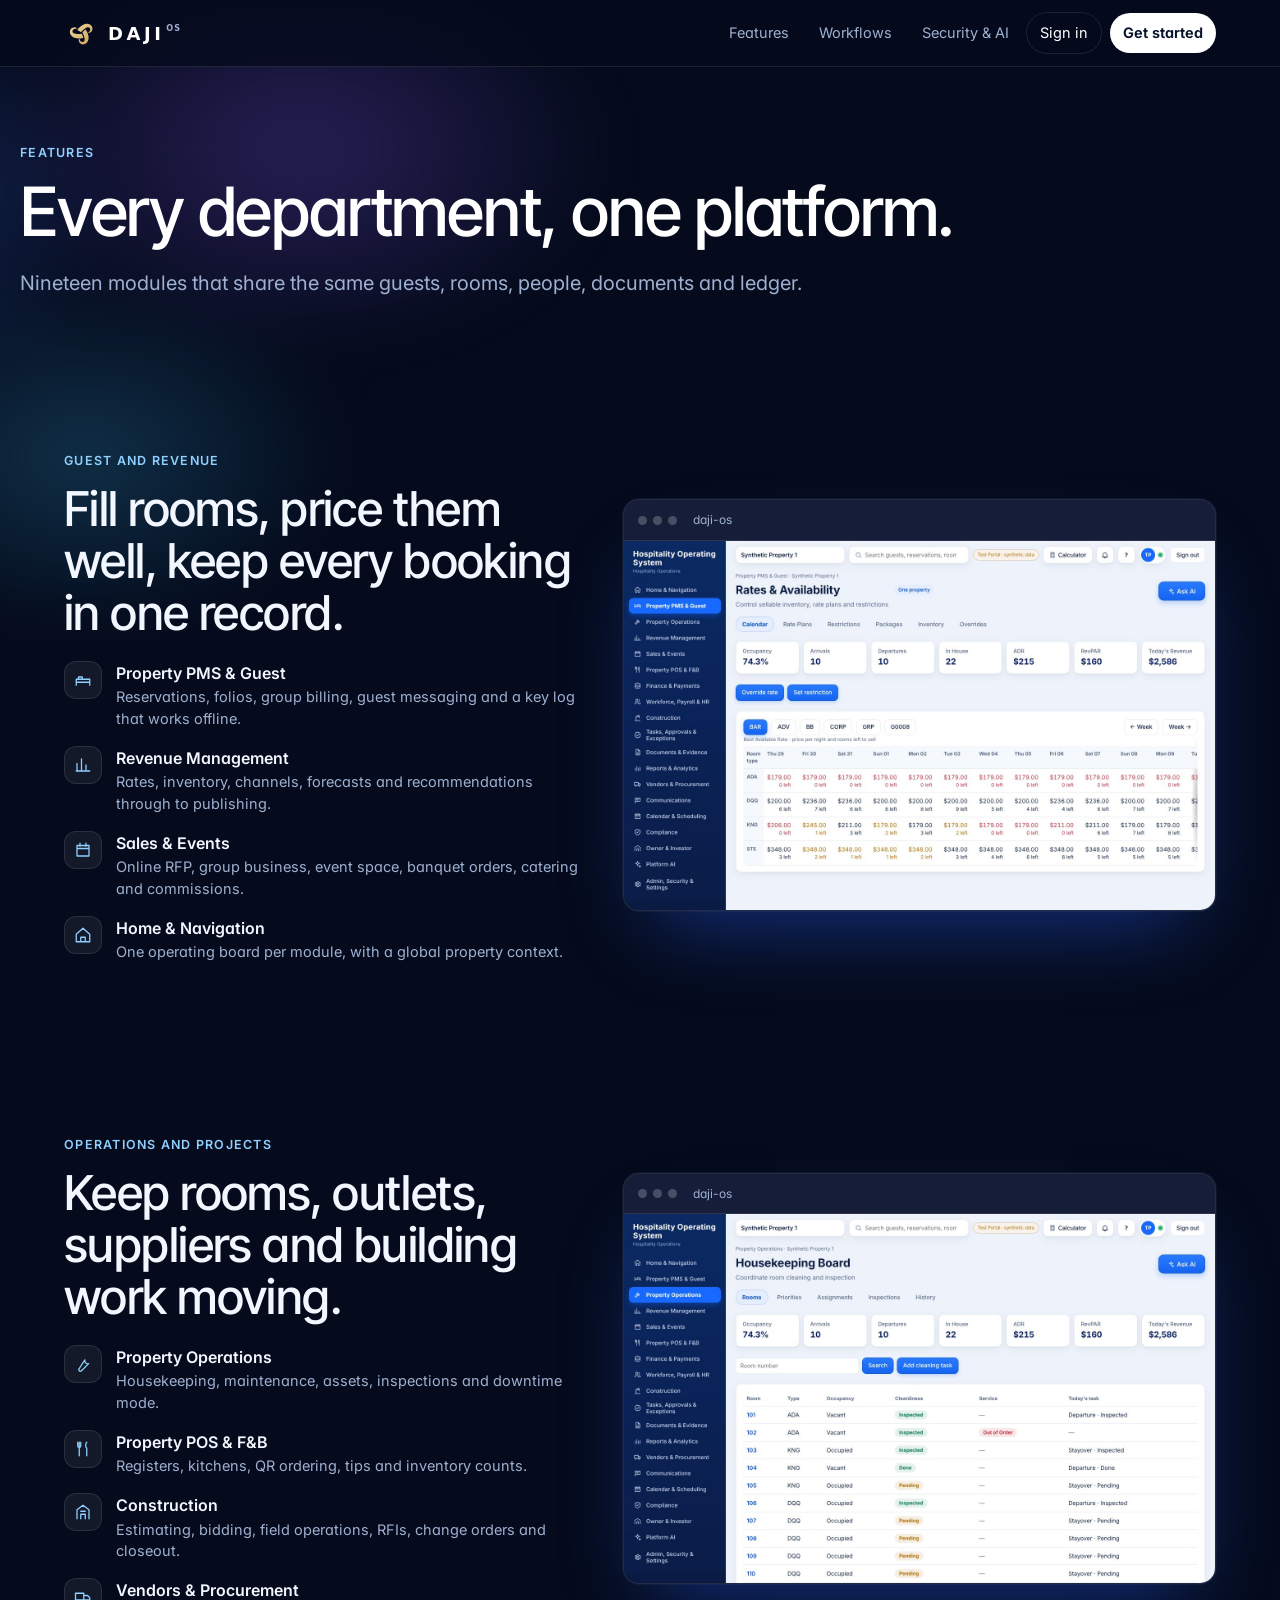
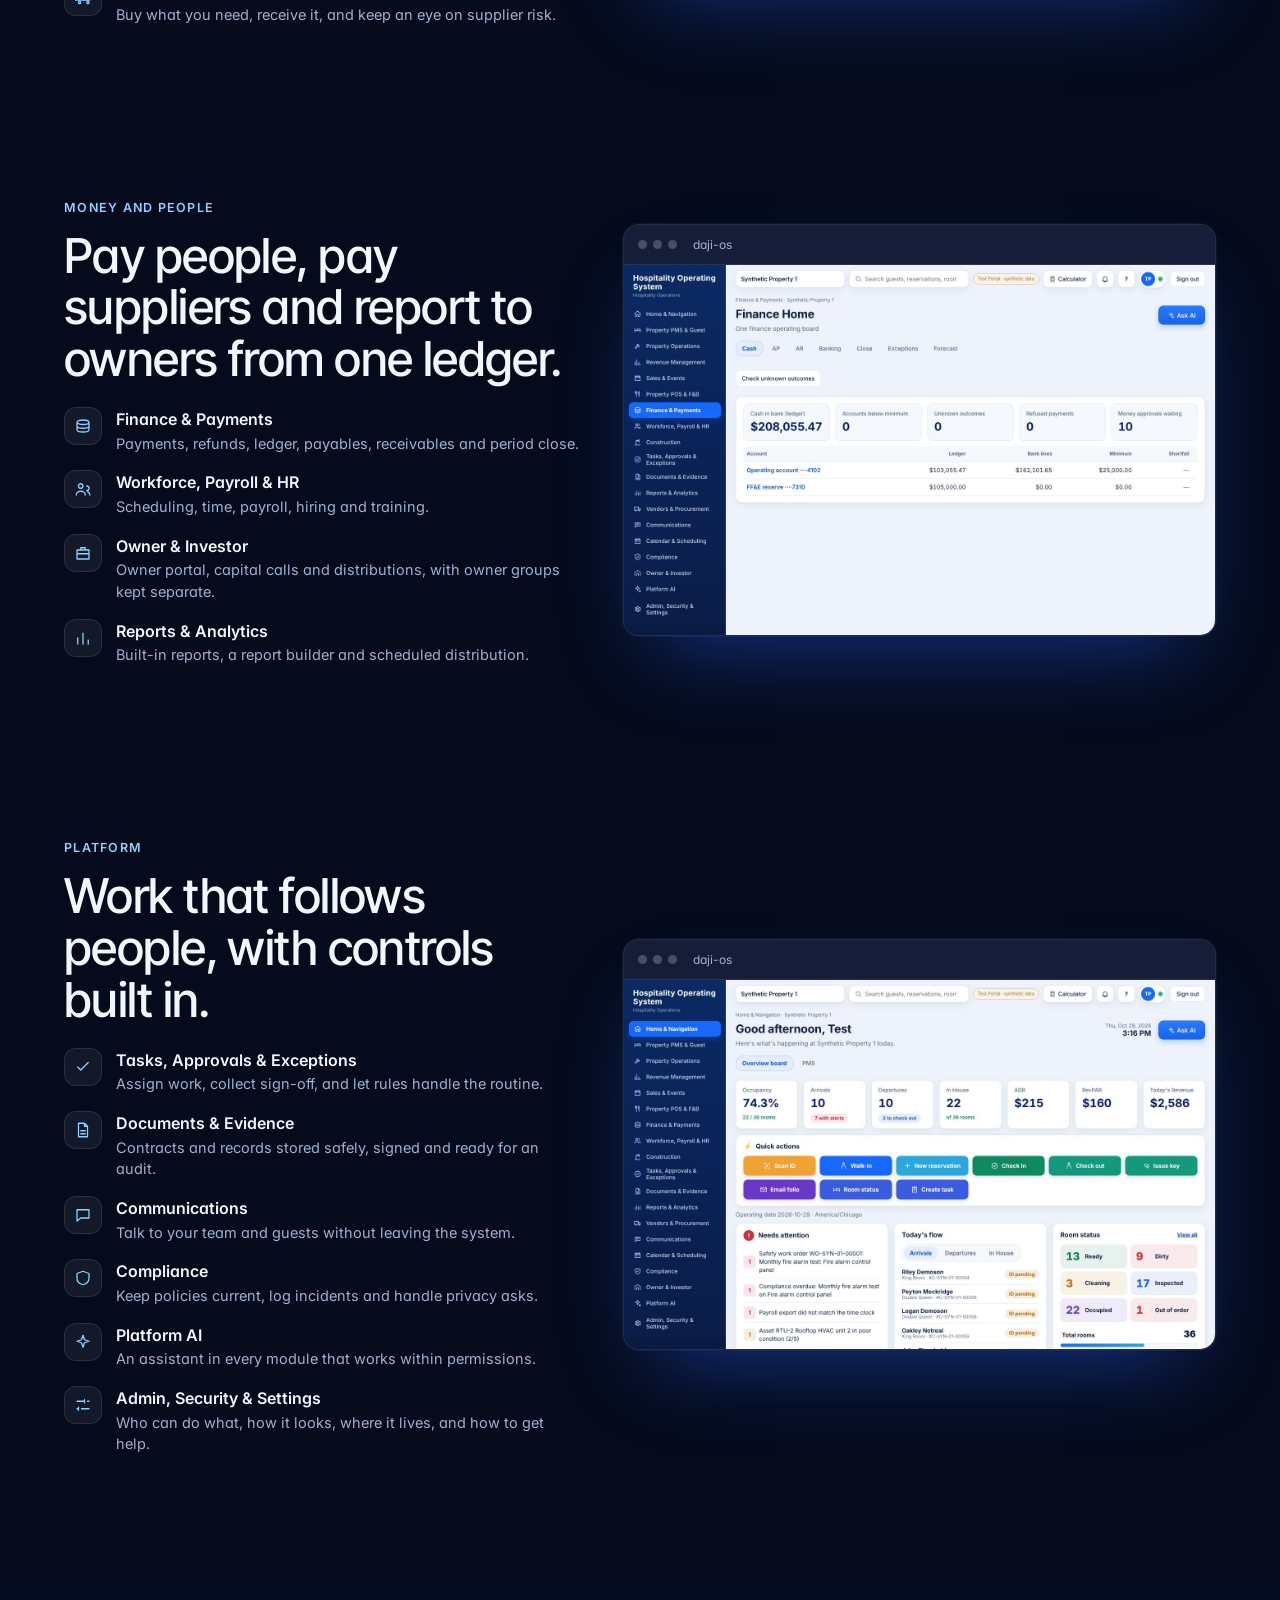
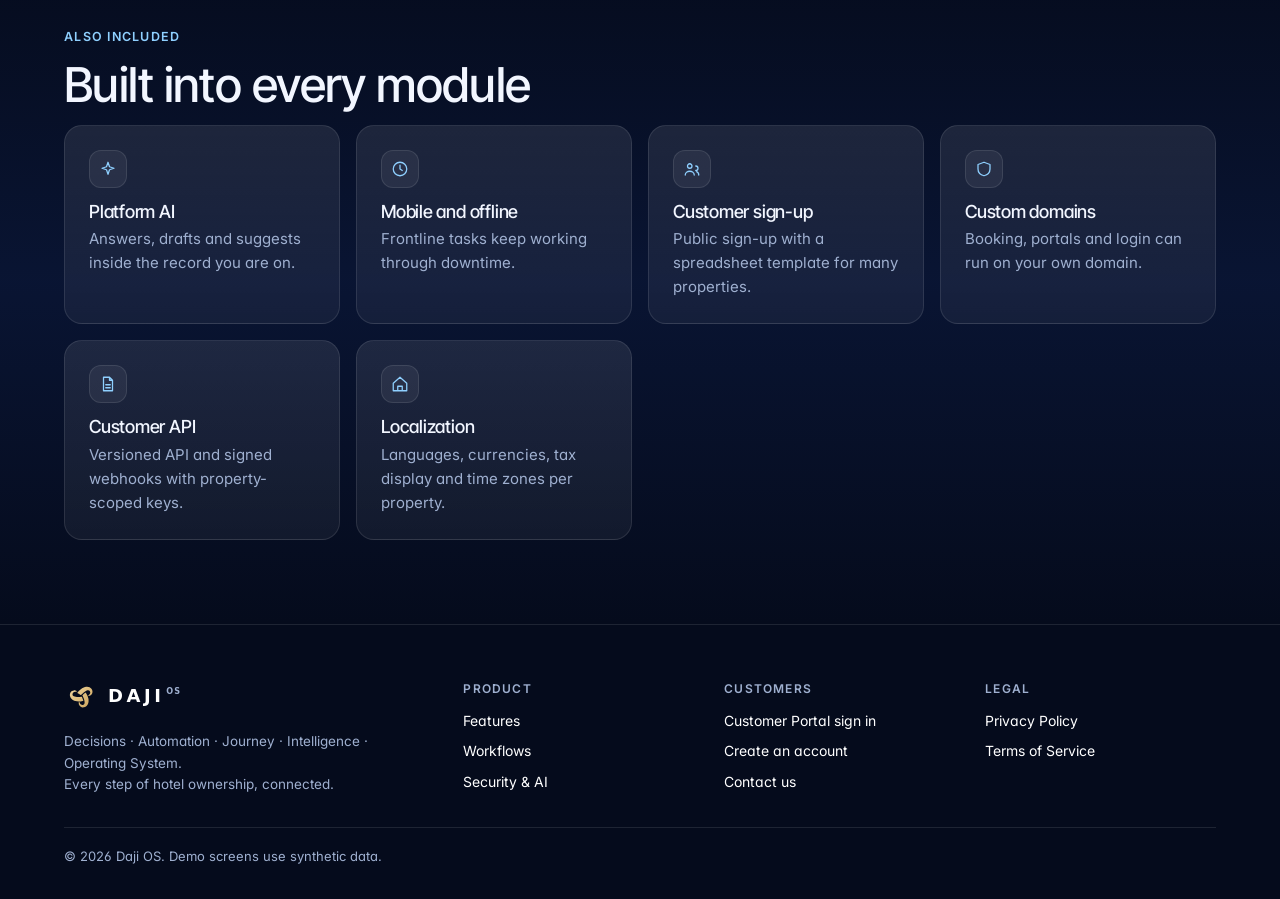
<file: features.html>
<!doctype html><html lang="en"><head><meta charset="utf-8"><meta name="viewport" content="width=device-width,initial-scale=1"><title>Features | Daji OS</title><meta name="description" content="Every Daji OS module group."><link rel="icon" href="logo.svg" type="image/svg+xml"><link rel="preconnect" href="https://fonts.googleapis.com"><link rel="preconnect" href="https://fonts.gstatic.com" crossorigin><link href="https://fonts.googleapis.com/css2?family=Inter:wght@400;500;600&amp;family=Inter+Tight:wght@500;600&amp;display=swap" rel="stylesheet"><link rel="stylesheet" href="styles.css?v=20261030c"><script src="config.js" defer></script></head><body>
<header><div class="wrap"><a class="logo" href="index.html" aria-label="Daji OS home"><i aria-hidden="true"></i><b>DAJI<sup>OS</sup></b></a><nav><a href="features.html">Features</a><a href="workflows.html">Workflows</a><a href="security.html">Security &amp; AI</a><a data-app="/signin" href="#" class="ghost">Sign in</a><a data-app="/signup" href="#" class="cta">Get started</a></nav></div></header>
<main><div class="hero page wrap"><span class="tag">Features</span><h1>Every department, one platform.</h1><p class="sub">Nineteen modules that share the same guests, rooms, people, documents and ledger.</p></div><section><div class="wrap fb"><div><span class="tag">Guest and revenue</span><h2>Fill rooms, price them well, keep every booking in one record.</h2><ul class="fl"><li><span class="mi"><svg viewBox="0 0 24 24" width="18" height="18" fill="none" stroke="currentColor" stroke-width="1.7" stroke-linecap="round" stroke-linejoin="round" aria-hidden="true"><path d="M3 19v-8h18v8M3 15h18M6 11V8h5v3"/></svg></span><div><b>Property PMS & Guest</b><small>Reservations, folios, group billing, guest messaging and a key log that works offline.</small></div></li><li><span class="mi"><svg viewBox="0 0 24 24" width="18" height="18" fill="none" stroke="currentColor" stroke-width="1.7" stroke-linecap="round" stroke-linejoin="round" aria-hidden="true"><path d="M4 20V10M10 20V4M16 20v-8M21 20H3"/></svg></span><div><b>Revenue Management</b><small>Rates, inventory, channels, forecasts and recommendations through to publishing.</small></div></li><li><span class="mi"><svg viewBox="0 0 24 24" width="18" height="18" fill="none" stroke="currentColor" stroke-width="1.7" stroke-linecap="round" stroke-linejoin="round" aria-hidden="true"><path d="M4 6h16v14H4zM4 10h16M8 3v4M16 3v4"/></svg></span><div><b>Sales & Events</b><small>Online RFP, group business, event space, banquet orders, catering and commissions.</small></div></li><li><span class="mi"><svg viewBox="0 0 24 24" width="18" height="18" fill="none" stroke="currentColor" stroke-width="1.7" stroke-linecap="round" stroke-linejoin="round" aria-hidden="true"><path d="M3 11l9-8 9 8v10H3zM9 21v-6h6v6"/></svg></span><div><b>Home & Navigation</b><small>One operating board per module, with a global property context.</small></div></li></ul></div><div class="frame"><div class="bar"><i></i><i></i><i></i><span>daji-os</span></div><img src="img/rates.jpg" alt="Daji OS Guest and revenue screen" width="1440" height="900" loading="lazy"></div></div></section><section><div class="wrap fb"><div><span class="tag">Operations and projects</span><h2>Keep rooms, outlets, suppliers and building work moving.</h2><ul class="fl"><li><span class="mi"><svg viewBox="0 0 24 24" width="18" height="18" fill="none" stroke="currentColor" stroke-width="1.7" stroke-linecap="round" stroke-linejoin="round" aria-hidden="true"><path d="M14.5 6.5a4 4 0 0 0 5 5L10 21a2 2 0 0 1-3-3z"/></svg></span><div><b>Property Operations</b><small>Housekeeping, maintenance, assets, inspections and downtime mode.</small></div></li><li><span class="mi"><svg viewBox="0 0 24 24" width="18" height="18" fill="none" stroke="currentColor" stroke-width="1.7" stroke-linecap="round" stroke-linejoin="round" aria-hidden="true"><path d="M7 3v8M5 3v5a2 2 0 0 0 4 0V3M7 11v10M17 3c-2 2-2 6 0 8v10"/></svg></span><div><b>Property POS & F&B</b><small>Registers, kitchens, QR ordering, tips and inventory counts.</small></div></li><li><span class="mi"><svg viewBox="0 0 24 24" width="18" height="18" fill="none" stroke="currentColor" stroke-width="1.7" stroke-linecap="round" stroke-linejoin="round" aria-hidden="true"><path d="M4 21V9l8-6 8 6v12M9 21v-6h6v6M9 11h6"/></svg></span><div><b>Construction</b><small>Estimating, bidding, field operations, RFIs, change orders and closeout.</small></div></li><li><span class="mi"><svg viewBox="0 0 24 24" width="18" height="18" fill="none" stroke="currentColor" stroke-width="1.7" stroke-linecap="round" stroke-linejoin="round" aria-hidden="true"><path d="M2 7h11v9H2zM13 10h5l3 3v3h-8M6 19.5a1.5 1.5 0 1 0 0-.1M17 19.5a1.5 1.5 0 1 0 0-.1"/></svg></span><div><b>Vendors & Procurement</b><small>Buy what you need, receive it, and keep an eye on supplier risk.</small></div></li></ul></div><div class="frame"><div class="bar"><i></i><i></i><i></i><span>daji-os</span></div><img src="img/housekeeping.jpg" alt="Daji OS Operations and projects screen" width="1440" height="900" loading="lazy"></div></div></section><section><div class="wrap fb"><div><span class="tag">Money and people</span><h2>Pay people, pay suppliers and report to owners from one ledger.</h2><ul class="fl"><li><span class="mi"><svg viewBox="0 0 24 24" width="18" height="18" fill="none" stroke="currentColor" stroke-width="1.7" stroke-linecap="round" stroke-linejoin="round" aria-hidden="true"><path d="M12 4c4 0 8 1 8 3s-4 3-8 3-8-1-8-3 4-3 8-3zM4 7v5c0 2 4 3 8 3s8-1 8-3V7M4 12v5c0 2 4 3 8 3s8-1 8-3v-5"/></svg></span><div><b>Finance & Payments</b><small>Payments, refunds, ledger, payables, receivables and period close.</small></div></li><li><span class="mi"><svg viewBox="0 0 24 24" width="18" height="18" fill="none" stroke="currentColor" stroke-width="1.7" stroke-linecap="round" stroke-linejoin="round" aria-hidden="true"><path d="M9 11a3 3 0 1 0 0-6 3 3 0 0 0 0 6zM3 20c0-3 3-5 6-5s6 2 6 5M17 8a3 3 0 0 1 0 6M21 20c0-2-1-4-3-4.6"/></svg></span><div><b>Workforce, Payroll & HR</b><small>Scheduling, time, payroll, hiring and training.</small></div></li><li><span class="mi"><svg viewBox="0 0 24 24" width="18" height="18" fill="none" stroke="currentColor" stroke-width="1.7" stroke-linecap="round" stroke-linejoin="round" aria-hidden="true"><path d="M4 8h16v12H4zM9 8V5h6v3M4 13h16"/></svg></span><div><b>Owner & Investor</b><small>Owner portal, capital calls and distributions, with owner groups kept separate.</small></div></li><li><span class="mi"><svg viewBox="0 0 24 24" width="18" height="18" fill="none" stroke="currentColor" stroke-width="1.7" stroke-linecap="round" stroke-linejoin="round" aria-hidden="true"><path d="M5 20v-8M12 20V6M19 20v-5"/></svg></span><div><b>Reports & Analytics</b><small>Built-in reports, a report builder and scheduled distribution.</small></div></li></ul></div><div class="frame"><div class="bar"><i></i><i></i><i></i><span>daji-os</span></div><img src="img/finance.jpg" alt="Daji OS Money and people screen" width="1440" height="900" loading="lazy"></div></div></section><section><div class="wrap fb"><div><span class="tag">Platform</span><h2>Work that follows people, with controls built in.</h2><ul class="fl"><li><span class="mi"><svg viewBox="0 0 24 24" width="18" height="18" fill="none" stroke="currentColor" stroke-width="1.7" stroke-linecap="round" stroke-linejoin="round" aria-hidden="true"><path d="M5 12l4 4 10-10"/></svg></span><div><b>Tasks, Approvals & Exceptions</b><small>Assign work, collect sign-off, and let rules handle the routine.</small></div></li><li><span class="mi"><svg viewBox="0 0 24 24" width="18" height="18" fill="none" stroke="currentColor" stroke-width="1.7" stroke-linecap="round" stroke-linejoin="round" aria-hidden="true"><path d="M6 3h8l4 4v14H6zM14 3v4h4M9 13h6M9 17h6"/></svg></span><div><b>Documents & Evidence</b><small>Contracts and records stored safely, signed and ready for an audit.</small></div></li><li><span class="mi"><svg viewBox="0 0 24 24" width="18" height="18" fill="none" stroke="currentColor" stroke-width="1.7" stroke-linecap="round" stroke-linejoin="round" aria-hidden="true"><path d="M4 5h16v11H9l-5 4z"/></svg></span><div><b>Communications</b><small>Talk to your team and guests without leaving the system.</small></div></li><li><span class="mi"><svg viewBox="0 0 24 24" width="18" height="18" fill="none" stroke="currentColor" stroke-width="1.7" stroke-linecap="round" stroke-linejoin="round" aria-hidden="true"><path d="M12 3l8 3v6c0 5-4 8-8 9-4-1-8-4-8-9V6z"/></svg></span><div><b>Compliance</b><small>Keep policies current, log incidents and handle privacy asks.</small></div></li><li><span class="mi"><svg viewBox="0 0 24 24" width="18" height="18" fill="none" stroke="currentColor" stroke-width="1.7" stroke-linecap="round" stroke-linejoin="round" aria-hidden="true"><path d="M12 3l2 6 6 2-6 2-2 6-2-6-6-2 6-2z"/></svg></span><div><b>Platform AI</b><small>An assistant in every module that works within permissions.</small></div></li><li><span class="mi"><svg viewBox="0 0 24 24" width="18" height="18" fill="none" stroke="currentColor" stroke-width="1.7" stroke-linecap="round" stroke-linejoin="round" aria-hidden="true"><path d="M4 7h10M18 7h2M4 17h2M10 17h10M14 5v4M6 15v4"/></svg></span><div><b>Admin, Security & Settings</b><small>Who can do what, how it looks, where it lives, and how to get help.</small></div></li></ul></div><div class="frame"><div class="bar"><i></i><i></i><i></i><span>daji-os</span></div><img src="img/home.jpg" alt="Daji OS Platform screen" width="1440" height="900" loading="lazy"></div></div></section><section class="band"><div class="wrap"><span class="tag">Also included</span><h2>Built into every module</h2><div class="grid"><div class="card"><span class="mi"><svg viewBox="0 0 24 24" width="18" height="18" fill="none" stroke="currentColor" stroke-width="1.7" stroke-linecap="round" stroke-linejoin="round" aria-hidden="true"><path d="M12 3l2 6 6 2-6 2-2 6-2-6-6-2 6-2z"/></svg></span><h3>Platform AI</h3><p>Answers, drafts and suggests inside the record you are on.</p></div><div class="card"><span class="mi"><svg viewBox="0 0 24 24" width="18" height="18" fill="none" stroke="currentColor" stroke-width="1.7" stroke-linecap="round" stroke-linejoin="round" aria-hidden="true"><path d="M12 21a9 9 0 1 0 0-18 9 9 0 0 0 0 18zM12 7v5l3 2"/></svg></span><h3>Mobile and offline</h3><p>Frontline tasks keep working through downtime.</p></div><div class="card"><span class="mi"><svg viewBox="0 0 24 24" width="18" height="18" fill="none" stroke="currentColor" stroke-width="1.7" stroke-linecap="round" stroke-linejoin="round" aria-hidden="true"><path d="M9 11a3 3 0 1 0 0-6 3 3 0 0 0 0 6zM3 20c0-3 3-5 6-5s6 2 6 5M17 8a3 3 0 0 1 0 6M21 20c0-2-1-4-3-4.6"/></svg></span><h3>Customer sign-up</h3><p>Public sign-up with a spreadsheet template for many properties.</p></div><div class="card"><span class="mi"><svg viewBox="0 0 24 24" width="18" height="18" fill="none" stroke="currentColor" stroke-width="1.7" stroke-linecap="round" stroke-linejoin="round" aria-hidden="true"><path d="M12 3l8 3v6c0 5-4 8-8 9-4-1-8-4-8-9V6z"/></svg></span><h3>Custom domains</h3><p>Booking, portals and login can run on your own domain.</p></div><div class="card"><span class="mi"><svg viewBox="0 0 24 24" width="18" height="18" fill="none" stroke="currentColor" stroke-width="1.7" stroke-linecap="round" stroke-linejoin="round" aria-hidden="true"><path d="M6 3h8l4 4v14H6zM14 3v4h4M9 13h6M9 17h6"/></svg></span><h3>Customer API</h3><p>Versioned API and signed webhooks with property-scoped keys.</p></div><div class="card"><span class="mi"><svg viewBox="0 0 24 24" width="18" height="18" fill="none" stroke="currentColor" stroke-width="1.7" stroke-linecap="round" stroke-linejoin="round" aria-hidden="true"><path d="M3 11l9-8 9 8v10H3zM9 21v-6h6v6"/></svg></span><h3>Localization</h3><p>Languages, currencies, tax display and time zones per property.</p></div></div></div></section></main>
<footer><div class="wrap fgrid"><div><a class="logo" href="index.html" aria-label="Daji OS home"><i aria-hidden="true"></i><b>DAJI<sup>OS</sup></b></a><p>Decisions · Automation · Journey · Intelligence · Operating System.<br>Every step of hotel ownership, connected.</p></div><div><h5>Product</h5><a href="features.html">Features</a><a href="workflows.html">Workflows</a><a href="security.html">Security &amp; AI</a></div><div><h5>Customers</h5><a data-app="/signin" href="#">Customer Portal sign in</a><a data-app="/signup" href="#">Create an account</a><a href="mailto:sunny@skkyhospitality.com">Contact us</a></div><div><h5>Legal</h5><a href="privacy.html">Privacy Policy</a><a href="terms.html">Terms of Service</a></div><div class="fine">&copy; 2026 Daji OS. Demo screens use synthetic data.</div></div></footer></body></html>
</file>
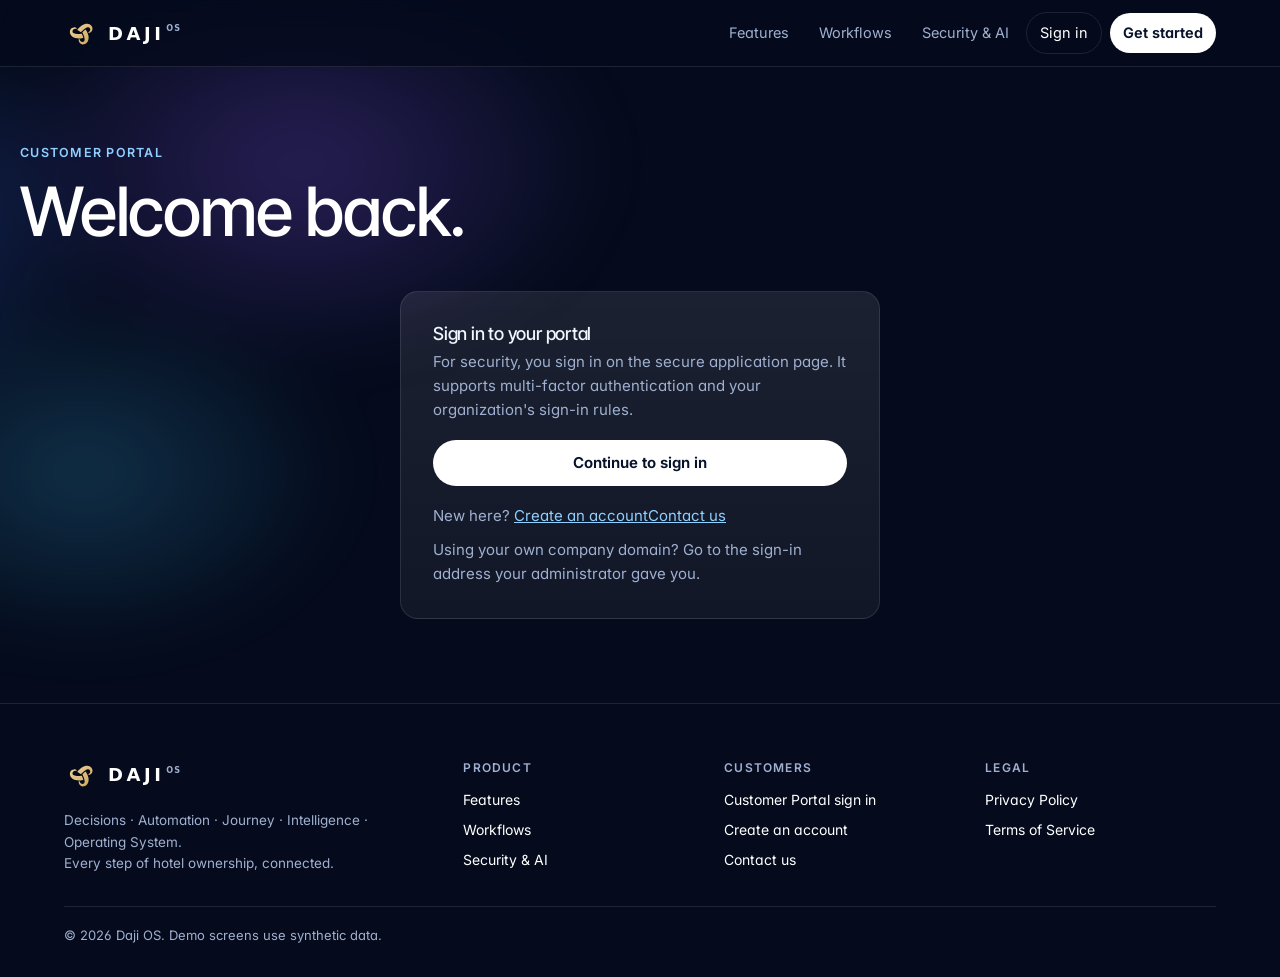
<file: portal.html>
<!doctype html><html lang="en"><head><meta charset="utf-8"><meta name="viewport" content="width=device-width,initial-scale=1"><title>Customer Portal | Daji OS</title><meta name="description" content="Sign in to your Daji OS Customer Portal, or create an account."><link rel="icon" href="logo.svg" type="image/svg+xml"><link rel="preconnect" href="https://fonts.googleapis.com"><link rel="preconnect" href="https://fonts.gstatic.com" crossorigin><link href="https://fonts.googleapis.com/css2?family=Inter:wght@400;500;600&amp;family=Inter+Tight:wght@500;600&amp;display=swap" rel="stylesheet"><link rel="stylesheet" href="styles.css?v=20261030c"><script src="config.js" defer></script></head><body>
<header><div class="wrap"><a class="logo" href="index.html" aria-label="Daji OS home"><i aria-hidden="true"></i><b>DAJI<sup>OS</sup></b></a><nav><a href="features.html">Features</a><a href="workflows.html">Workflows</a><a href="security.html">Security &amp; AI</a><a data-app="/signin" href="#" class="ghost">Sign in</a><a data-app="/signup" href="#" class="cta">Get started</a></nav></div></header>
<main>
<div class="hero page wrap" style="padding-bottom:16px"><span class="tag">Customer Portal</span><h1>Welcome back.</h1></div>
<section style="padding-top:8px"><div class="wrap"><div class="login-box"><div class="card">
<h3>Sign in to your portal</h3><p style="margin:6px 0 18px">For security, you sign in on the secure application page. It supports multi-factor authentication and your organization's sign-in rules.</p>
<a class="btn" data-app="/signin" href="#" style="display:flex;justify-content:center;width:100%;margin:0">Continue to sign in</a>
<p style="margin-top:18px">New here? <a data-app="/signup" href="#">Create an account</a><a href="mailto:sunny@skkyhospitality.com">Contact us</a></p>
<p style="margin-top:10px">Using your own company domain? Go to the sign-in address your administrator gave you.</p>
</div></div></div></section></main>
<footer><div class="wrap fgrid"><div><a class="logo" href="index.html" aria-label="Daji OS home"><i aria-hidden="true"></i><b>DAJI<sup>OS</sup></b></a><p>Decisions · Automation · Journey · Intelligence · Operating System.<br>Every step of hotel ownership, connected.</p></div><div><h5>Product</h5><a href="features.html">Features</a><a href="workflows.html">Workflows</a><a href="security.html">Security &amp; AI</a></div><div><h5>Customers</h5><a data-app="/signin" href="#">Customer Portal sign in</a><a data-app="/signup" href="#">Create an account</a><a href="mailto:sunny@skkyhospitality.com">Contact us</a></div><div><h5>Legal</h5><a href="privacy.html">Privacy Policy</a><a href="terms.html">Terms of Service</a></div><div class="fine">&copy; 2026 Daji OS. Demo screens use synthetic data.</div></div></footer></body></html>
</file>
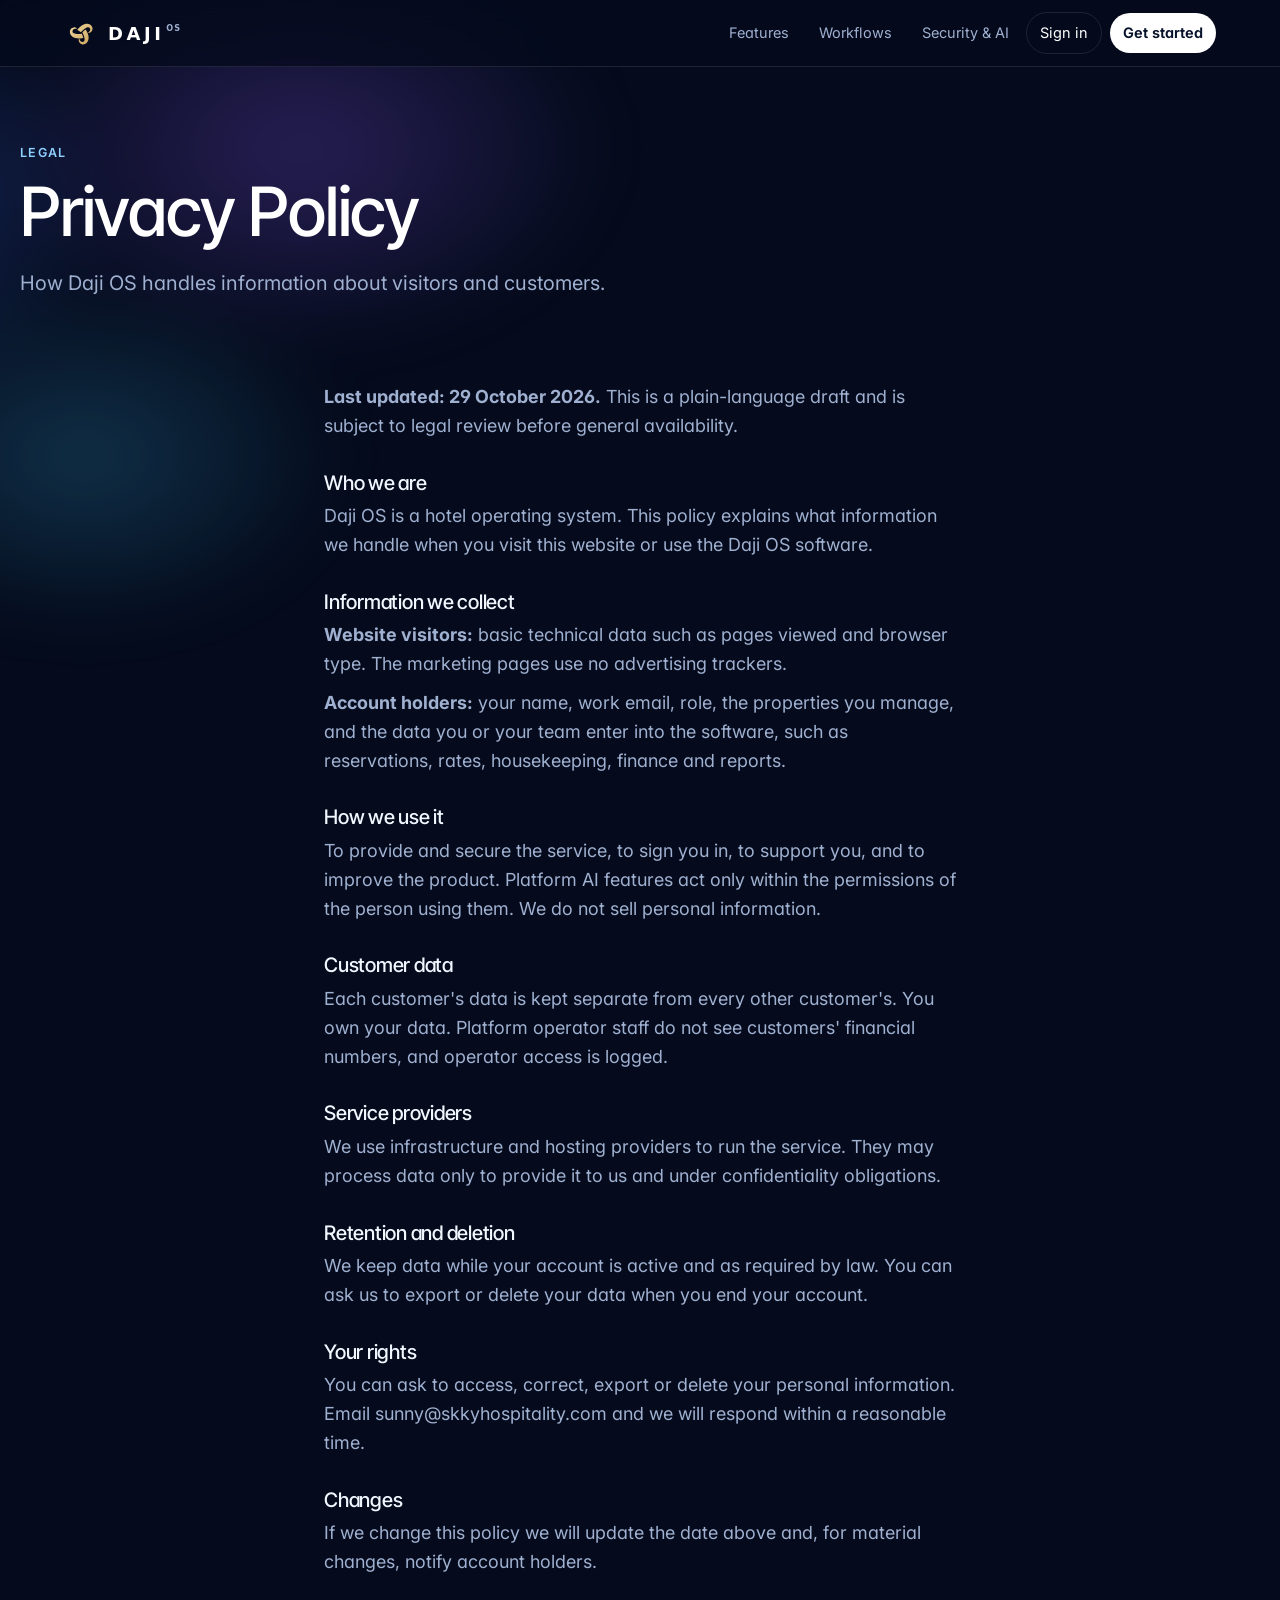
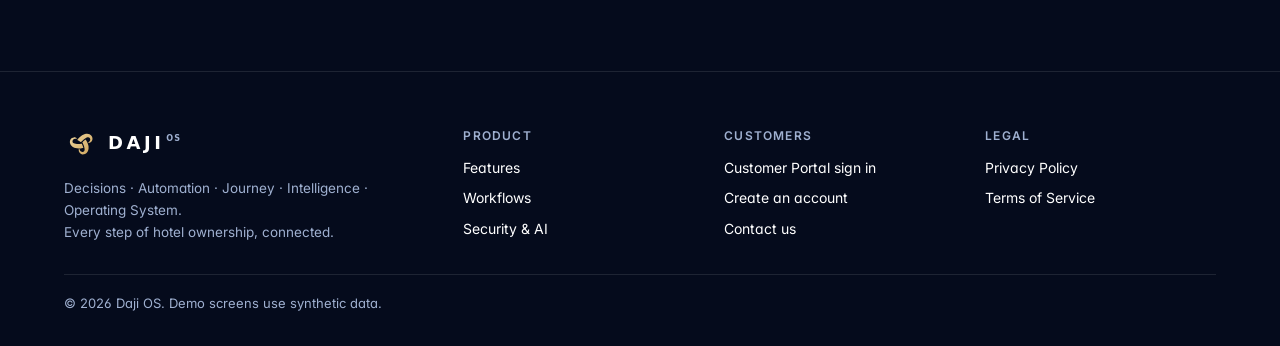
<file: privacy.html>
<!doctype html><html lang="en"><head><meta charset="utf-8"><meta name="viewport" content="width=device-width,initial-scale=1"><title>Privacy Policy | Daji OS</title><meta name="description" content="How Daji OS handles information about visitors and customers."><link rel="icon" href="logo.svg" type="image/svg+xml"><link rel="preconnect" href="https://fonts.googleapis.com"><link rel="preconnect" href="https://fonts.gstatic.com" crossorigin><link href="https://fonts.googleapis.com/css2?family=Inter:wght@400;500;600&amp;family=Inter+Tight:wght@500;600&amp;display=swap" rel="stylesheet"><link rel="stylesheet" href="styles.css?v=20261030c"><script src="config.js" defer></script></head><body>
<header><div class="wrap"><a class="logo" href="index.html" aria-label="Daji OS home"><i aria-hidden="true"></i><b>DAJI<sup>OS</sup></b></a><nav><a href="features.html">Features</a><a href="workflows.html">Workflows</a><a href="security.html">Security &amp; AI</a><a data-app="/signin" href="#" class="ghost">Sign in</a><a data-app="/signup" href="#" class="cta">Get started</a></nav></div></header>
<main><div class="hero page wrap"><span class="tag">Legal</span><h1>Privacy Policy</h1><p class="sub">How Daji OS handles information about visitors and customers.</p></div><section style="padding-top:20px"><div class="wrap" style="max-width:760px"><p class="lede" style="margin:0 0 10px"><b>Last updated: 29 October 2026.</b> This is a plain-language draft and is subject to legal review before general availability.</p><h2 style="font-size:20px;margin:32px 0 8px">Who we are</h2><p class="lede" style="margin:0 0 10px">Daji OS is a hotel operating system. This policy explains what information we handle when you visit this website or use the Daji OS software.</p><h2 style="font-size:20px;margin:32px 0 8px">Information we collect</h2><p class="lede" style="margin:0 0 10px"><b>Website visitors:</b> basic technical data such as pages viewed and browser type. The marketing pages use no advertising trackers.</p><p class="lede" style="margin:0 0 10px"><b>Account holders:</b> your name, work email, role, the properties you manage, and the data you or your team enter into the software, such as reservations, rates, housekeeping, finance and reports.</p><h2 style="font-size:20px;margin:32px 0 8px">How we use it</h2><p class="lede" style="margin:0 0 10px">To provide and secure the service, to sign you in, to support you, and to improve the product. Platform AI features act only within the permissions of the person using them. We do not sell personal information.</p><h2 style="font-size:20px;margin:32px 0 8px">Customer data</h2><p class="lede" style="margin:0 0 10px">Each customer's data is kept separate from every other customer's. You own your data. Platform operator staff do not see customers' financial numbers, and operator access is logged.</p><h2 style="font-size:20px;margin:32px 0 8px">Service providers</h2><p class="lede" style="margin:0 0 10px">We use infrastructure and hosting providers to run the service. They may process data only to provide it to us and under confidentiality obligations.</p><h2 style="font-size:20px;margin:32px 0 8px">Retention and deletion</h2><p class="lede" style="margin:0 0 10px">We keep data while your account is active and as required by law. You can ask us to export or delete your data when you end your account.</p><h2 style="font-size:20px;margin:32px 0 8px">Your rights</h2><p class="lede" style="margin:0 0 10px">You can ask to access, correct, export or delete your personal information. Email sunny@skkyhospitality.com and we will respond within a reasonable time.</p><h2 style="font-size:20px;margin:32px 0 8px">Changes</h2><p class="lede" style="margin:0 0 10px">If we change this policy we will update the date above and, for material changes, notify account holders.</p></div></section></main>
<footer><div class="wrap fgrid"><div><a class="logo" href="index.html" aria-label="Daji OS home"><i aria-hidden="true"></i><b>DAJI<sup>OS</sup></b></a><p>Decisions · Automation · Journey · Intelligence · Operating System.<br>Every step of hotel ownership, connected.</p></div><div><h5>Product</h5><a href="features.html">Features</a><a href="workflows.html">Workflows</a><a href="security.html">Security &amp; AI</a></div><div><h5>Customers</h5><a data-app="/signin" href="#">Customer Portal sign in</a><a data-app="/signup" href="#">Create an account</a><a href="mailto:sunny@skkyhospitality.com">Contact us</a></div><div><h5>Legal</h5><a href="privacy.html">Privacy Policy</a><a href="terms.html">Terms of Service</a></div><div class="fine">&copy; 2026 Daji OS. Demo screens use synthetic data.</div></div></footer></body></html>
</file>
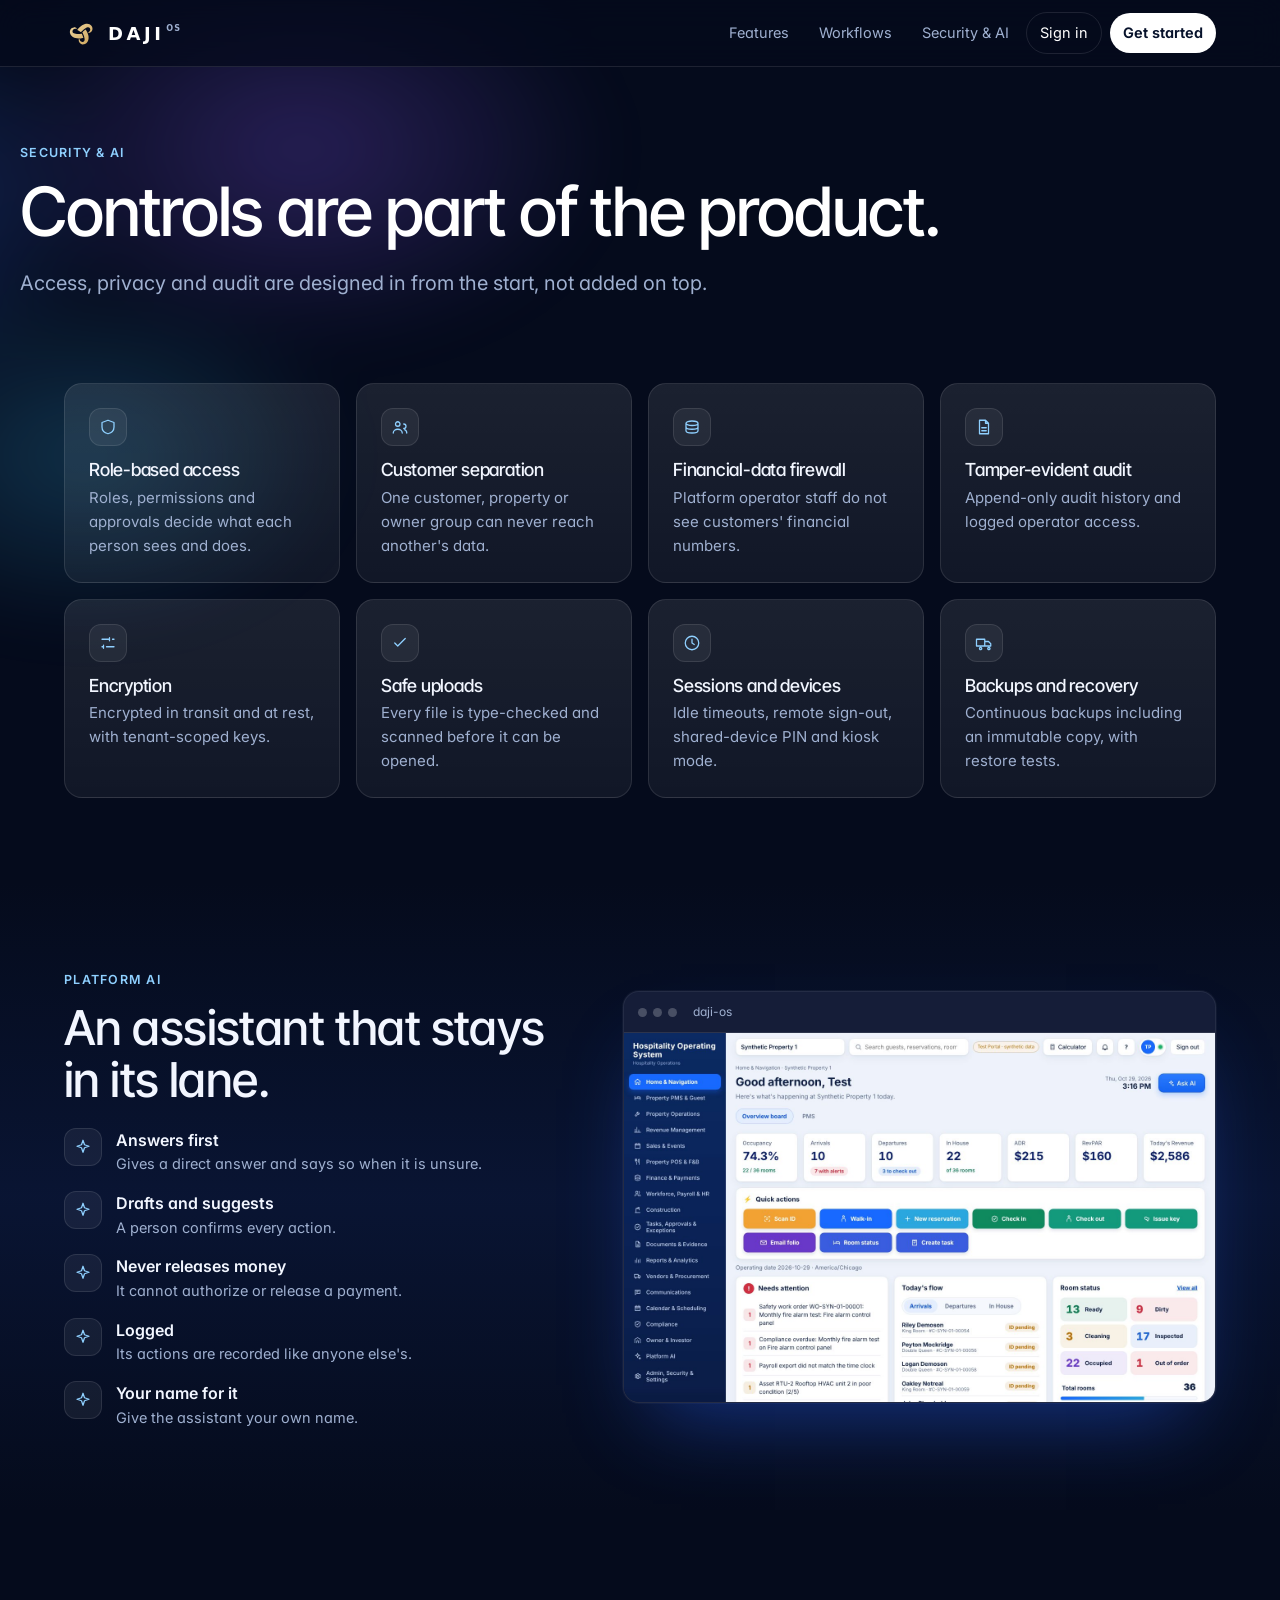
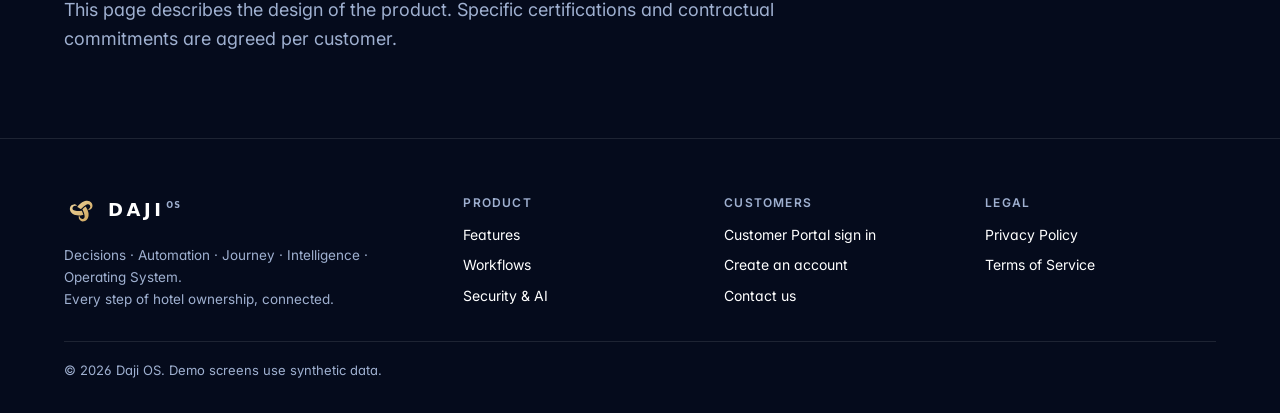
<file: security.html>
<!doctype html><html lang="en"><head><meta charset="utf-8"><meta name="viewport" content="width=device-width,initial-scale=1"><title>Security and AI | Daji OS</title><meta name="description" content="How Daji OS protects customer data and how Platform AI works within permissions."><link rel="icon" href="logo.svg" type="image/svg+xml"><link rel="preconnect" href="https://fonts.googleapis.com"><link rel="preconnect" href="https://fonts.gstatic.com" crossorigin><link href="https://fonts.googleapis.com/css2?family=Inter:wght@400;500;600&amp;family=Inter+Tight:wght@500;600&amp;display=swap" rel="stylesheet"><link rel="stylesheet" href="styles.css?v=20261030c"><script src="config.js" defer></script></head><body>
<header><div class="wrap"><a class="logo" href="index.html" aria-label="Daji OS home"><i aria-hidden="true"></i><b>DAJI<sup>OS</sup></b></a><nav><a href="features.html">Features</a><a href="workflows.html">Workflows</a><a href="security.html">Security &amp; AI</a><a data-app="/signin" href="#" class="ghost">Sign in</a><a data-app="/signup" href="#" class="cta">Get started</a></nav></div></header>
<main><div class="hero page wrap"><span class="tag">Security &amp; AI</span><h1>Controls are part of the product.</h1><p class="sub">Access, privacy and audit are designed in from the start, not added on top.</p></div><section style="padding-top:20px"><div class="wrap"><div class="grid"><div class="card"><span class="mi"><svg viewBox="0 0 24 24" width="18" height="18" fill="none" stroke="currentColor" stroke-width="1.7" stroke-linecap="round" stroke-linejoin="round" aria-hidden="true"><path d="M12 3l8 3v6c0 5-4 8-8 9-4-1-8-4-8-9V6z"/></svg></span><h3>Role-based access</h3><p>Roles, permissions and approvals decide what each person sees and does.</p></div><div class="card"><span class="mi"><svg viewBox="0 0 24 24" width="18" height="18" fill="none" stroke="currentColor" stroke-width="1.7" stroke-linecap="round" stroke-linejoin="round" aria-hidden="true"><path d="M9 11a3 3 0 1 0 0-6 3 3 0 0 0 0 6zM3 20c0-3 3-5 6-5s6 2 6 5M17 8a3 3 0 0 1 0 6M21 20c0-2-1-4-3-4.6"/></svg></span><h3>Customer separation</h3><p>One customer, property or owner group can never reach another's data.</p></div><div class="card"><span class="mi"><svg viewBox="0 0 24 24" width="18" height="18" fill="none" stroke="currentColor" stroke-width="1.7" stroke-linecap="round" stroke-linejoin="round" aria-hidden="true"><path d="M12 4c4 0 8 1 8 3s-4 3-8 3-8-1-8-3 4-3 8-3zM4 7v5c0 2 4 3 8 3s8-1 8-3V7M4 12v5c0 2 4 3 8 3s8-1 8-3v-5"/></svg></span><h3>Financial-data firewall</h3><p>Platform operator staff do not see customers' financial numbers.</p></div><div class="card"><span class="mi"><svg viewBox="0 0 24 24" width="18" height="18" fill="none" stroke="currentColor" stroke-width="1.7" stroke-linecap="round" stroke-linejoin="round" aria-hidden="true"><path d="M6 3h8l4 4v14H6zM14 3v4h4M9 13h6M9 17h6"/></svg></span><h3>Tamper-evident audit</h3><p>Append-only audit history and logged operator access.</p></div><div class="card"><span class="mi"><svg viewBox="0 0 24 24" width="18" height="18" fill="none" stroke="currentColor" stroke-width="1.7" stroke-linecap="round" stroke-linejoin="round" aria-hidden="true"><path d="M4 7h10M18 7h2M4 17h2M10 17h10M14 5v4M6 15v4"/></svg></span><h3>Encryption</h3><p>Encrypted in transit and at rest, with tenant-scoped keys.</p></div><div class="card"><span class="mi"><svg viewBox="0 0 24 24" width="18" height="18" fill="none" stroke="currentColor" stroke-width="1.7" stroke-linecap="round" stroke-linejoin="round" aria-hidden="true"><path d="M5 12l4 4 10-10"/></svg></span><h3>Safe uploads</h3><p>Every file is type-checked and scanned before it can be opened.</p></div><div class="card"><span class="mi"><svg viewBox="0 0 24 24" width="18" height="18" fill="none" stroke="currentColor" stroke-width="1.7" stroke-linecap="round" stroke-linejoin="round" aria-hidden="true"><path d="M12 21a9 9 0 1 0 0-18 9 9 0 0 0 0 18zM12 7v5l3 2"/></svg></span><h3>Sessions and devices</h3><p>Idle timeouts, remote sign-out, shared-device PIN and kiosk mode.</p></div><div class="card"><span class="mi"><svg viewBox="0 0 24 24" width="18" height="18" fill="none" stroke="currentColor" stroke-width="1.7" stroke-linecap="round" stroke-linejoin="round" aria-hidden="true"><path d="M2 7h11v9H2zM13 10h5l3 3v3h-8M6 19.5a1.5 1.5 0 1 0 0-.1M17 19.5a1.5 1.5 0 1 0 0-.1"/></svg></span><h3>Backups and recovery</h3><p>Continuous backups including an immutable copy, with restore tests.</p></div></div></div></section><section class="band"><div class="wrap fb"><div><span class="tag">Platform AI</span><h2>An assistant that stays in its lane.</h2><ul class="fl"><li><span class="mi"><svg viewBox="0 0 24 24" width="18" height="18" fill="none" stroke="currentColor" stroke-width="1.7" stroke-linecap="round" stroke-linejoin="round" aria-hidden="true"><path d="M12 3l2 6 6 2-6 2-2 6-2-6-6-2 6-2z"/></svg></span><div><b>Answers first</b><small>Gives a direct answer and says so when it is unsure.</small></div></li><li><span class="mi"><svg viewBox="0 0 24 24" width="18" height="18" fill="none" stroke="currentColor" stroke-width="1.7" stroke-linecap="round" stroke-linejoin="round" aria-hidden="true"><path d="M12 3l2 6 6 2-6 2-2 6-2-6-6-2 6-2z"/></svg></span><div><b>Drafts and suggests</b><small>A person confirms every action.</small></div></li><li><span class="mi"><svg viewBox="0 0 24 24" width="18" height="18" fill="none" stroke="currentColor" stroke-width="1.7" stroke-linecap="round" stroke-linejoin="round" aria-hidden="true"><path d="M12 3l2 6 6 2-6 2-2 6-2-6-6-2 6-2z"/></svg></span><div><b>Never releases money</b><small>It cannot authorize or release a payment.</small></div></li><li><span class="mi"><svg viewBox="0 0 24 24" width="18" height="18" fill="none" stroke="currentColor" stroke-width="1.7" stroke-linecap="round" stroke-linejoin="round" aria-hidden="true"><path d="M12 3l2 6 6 2-6 2-2 6-2-6-6-2 6-2z"/></svg></span><div><b>Logged</b><small>Its actions are recorded like anyone else's.</small></div></li><li><span class="mi"><svg viewBox="0 0 24 24" width="18" height="18" fill="none" stroke="currentColor" stroke-width="1.7" stroke-linecap="round" stroke-linejoin="round" aria-hidden="true"><path d="M12 3l2 6 6 2-6 2-2 6-2-6-6-2 6-2z"/></svg></span><div><b>Your name for it</b><small>Give the assistant your own name.</small></div></li></ul></div><div class="frame"><div class="bar"><i></i><i></i><i></i><span>daji-os</span></div><img src="img/home.jpg" alt="Daji OS home board with the Ask AI button" width="1440" height="900" loading="lazy"></div></div></section><section><div class="wrap"><p class="lede" style="margin:0">This page describes the design of the product. Specific certifications and contractual commitments are agreed per customer.</p></div></section></main>
<footer><div class="wrap fgrid"><div><a class="logo" href="index.html" aria-label="Daji OS home"><i aria-hidden="true"></i><b>DAJI<sup>OS</sup></b></a><p>Decisions · Automation · Journey · Intelligence · Operating System.<br>Every step of hotel ownership, connected.</p></div><div><h5>Product</h5><a href="features.html">Features</a><a href="workflows.html">Workflows</a><a href="security.html">Security &amp; AI</a></div><div><h5>Customers</h5><a data-app="/signin" href="#">Customer Portal sign in</a><a data-app="/signup" href="#">Create an account</a><a href="mailto:sunny@skkyhospitality.com">Contact us</a></div><div><h5>Legal</h5><a href="privacy.html">Privacy Policy</a><a href="terms.html">Terms of Service</a></div><div class="fine">&copy; 2026 Daji OS. Demo screens use synthetic data.</div></div></footer></body></html>
</file>
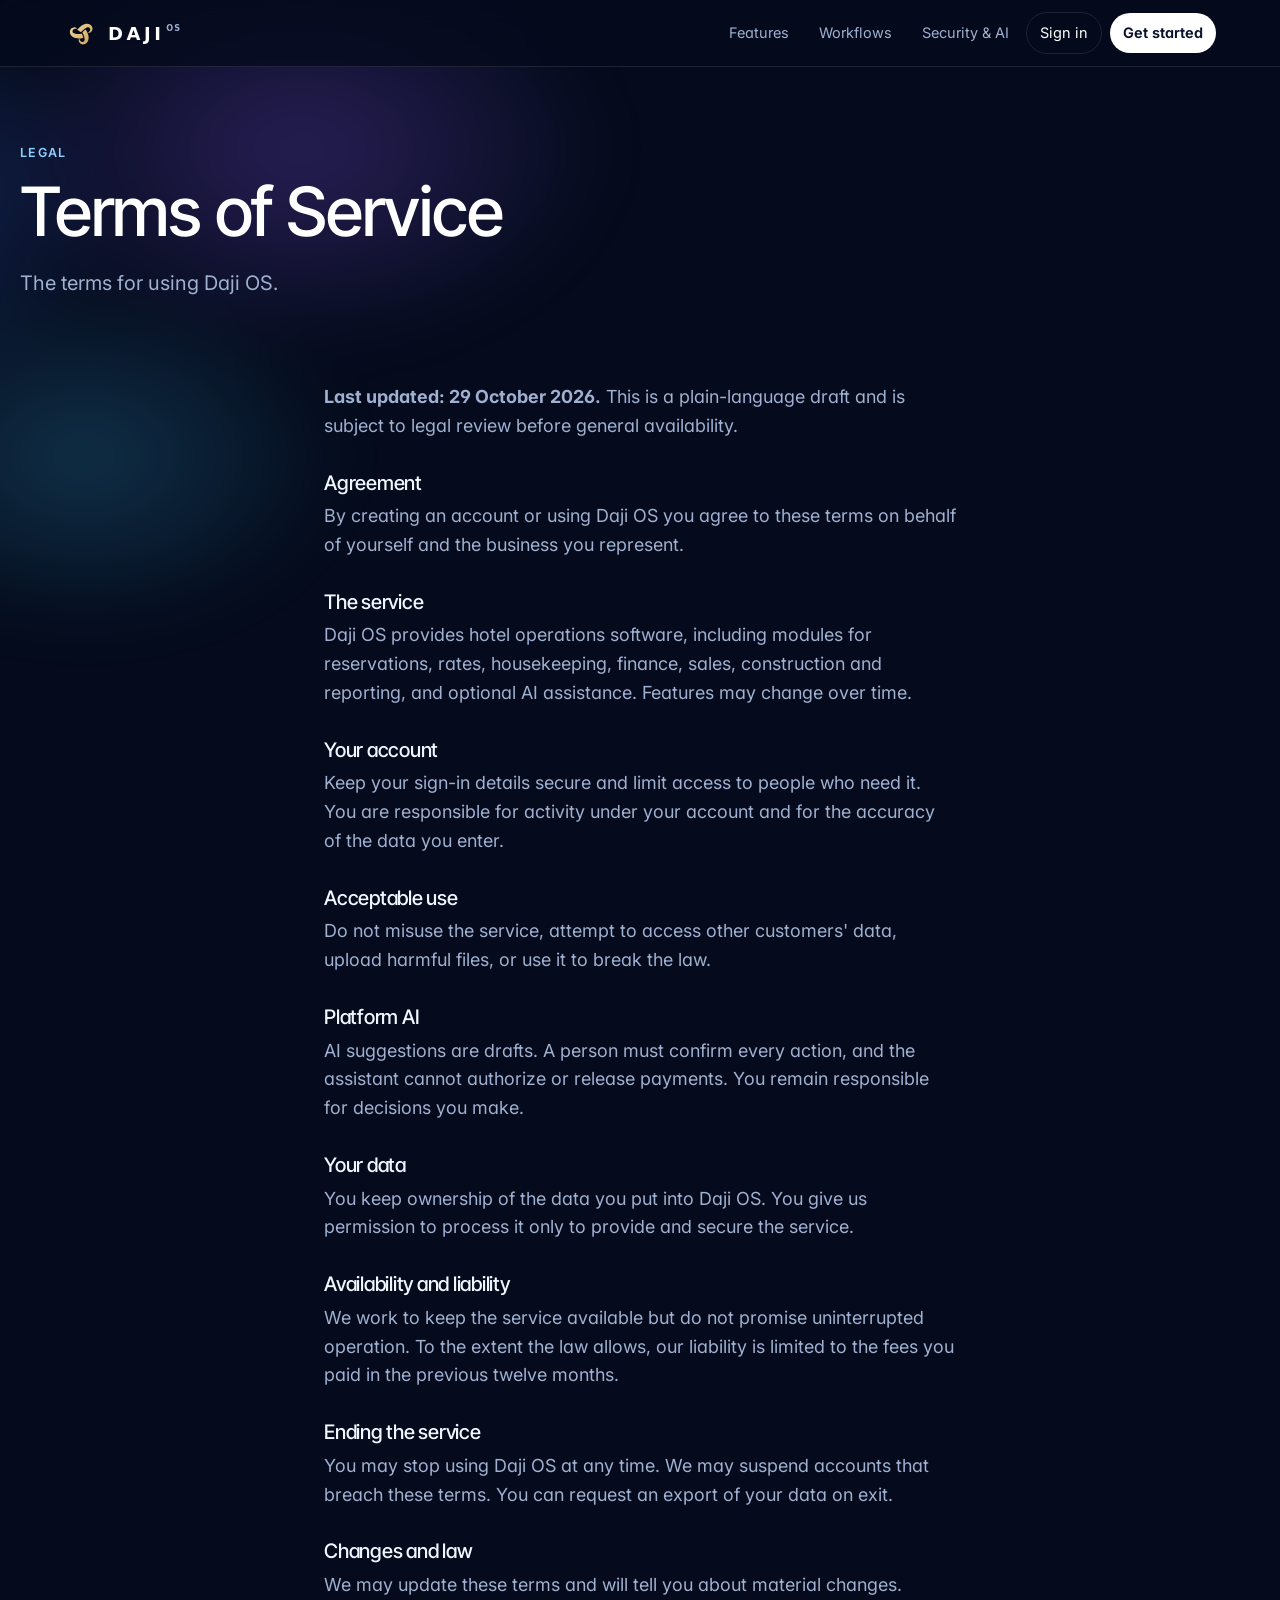
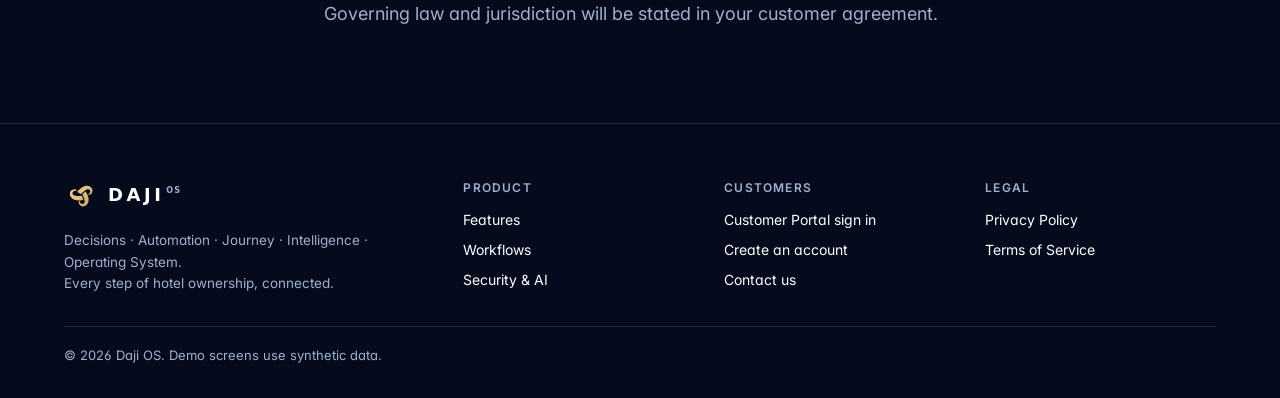
<file: terms.html>
<!doctype html><html lang="en"><head><meta charset="utf-8"><meta name="viewport" content="width=device-width,initial-scale=1"><title>Terms of Service | Daji OS</title><meta name="description" content="The terms for using Daji OS."><link rel="icon" href="logo.svg" type="image/svg+xml"><link rel="preconnect" href="https://fonts.googleapis.com"><link rel="preconnect" href="https://fonts.gstatic.com" crossorigin><link href="https://fonts.googleapis.com/css2?family=Inter:wght@400;500;600&amp;family=Inter+Tight:wght@500;600&amp;display=swap" rel="stylesheet"><link rel="stylesheet" href="styles.css?v=20261030c"><script src="config.js" defer></script></head><body>
<header><div class="wrap"><a class="logo" href="index.html" aria-label="Daji OS home"><i aria-hidden="true"></i><b>DAJI<sup>OS</sup></b></a><nav><a href="features.html">Features</a><a href="workflows.html">Workflows</a><a href="security.html">Security &amp; AI</a><a data-app="/signin" href="#" class="ghost">Sign in</a><a data-app="/signup" href="#" class="cta">Get started</a></nav></div></header>
<main><div class="hero page wrap"><span class="tag">Legal</span><h1>Terms of Service</h1><p class="sub">The terms for using Daji OS.</p></div><section style="padding-top:20px"><div class="wrap" style="max-width:760px"><p class="lede" style="margin:0 0 10px"><b>Last updated: 29 October 2026.</b> This is a plain-language draft and is subject to legal review before general availability.</p><h2 style="font-size:20px;margin:32px 0 8px">Agreement</h2><p class="lede" style="margin:0 0 10px">By creating an account or using Daji OS you agree to these terms on behalf of yourself and the business you represent.</p><h2 style="font-size:20px;margin:32px 0 8px">The service</h2><p class="lede" style="margin:0 0 10px">Daji OS provides hotel operations software, including modules for reservations, rates, housekeeping, finance, sales, construction and reporting, and optional AI assistance. Features may change over time.</p><h2 style="font-size:20px;margin:32px 0 8px">Your account</h2><p class="lede" style="margin:0 0 10px">Keep your sign-in details secure and limit access to people who need it. You are responsible for activity under your account and for the accuracy of the data you enter.</p><h2 style="font-size:20px;margin:32px 0 8px">Acceptable use</h2><p class="lede" style="margin:0 0 10px">Do not misuse the service, attempt to access other customers' data, upload harmful files, or use it to break the law.</p><h2 style="font-size:20px;margin:32px 0 8px">Platform AI</h2><p class="lede" style="margin:0 0 10px">AI suggestions are drafts. A person must confirm every action, and the assistant cannot authorize or release payments. You remain responsible for decisions you make.</p><h2 style="font-size:20px;margin:32px 0 8px">Your data</h2><p class="lede" style="margin:0 0 10px">You keep ownership of the data you put into Daji OS. You give us permission to process it only to provide and secure the service.</p><h2 style="font-size:20px;margin:32px 0 8px">Availability and liability</h2><p class="lede" style="margin:0 0 10px">We work to keep the service available but do not promise uninterrupted operation. To the extent the law allows, our liability is limited to the fees you paid in the previous twelve months.</p><h2 style="font-size:20px;margin:32px 0 8px">Ending the service</h2><p class="lede" style="margin:0 0 10px">You may stop using Daji OS at any time. We may suspend accounts that breach these terms. You can request an export of your data on exit.</p><h2 style="font-size:20px;margin:32px 0 8px">Changes and law</h2><p class="lede" style="margin:0 0 10px">We may update these terms and will tell you about material changes. Governing law and jurisdiction will be stated in your customer agreement.</p></div></section></main>
<footer><div class="wrap fgrid"><div><a class="logo" href="index.html" aria-label="Daji OS home"><i aria-hidden="true"></i><b>DAJI<sup>OS</sup></b></a><p>Decisions · Automation · Journey · Intelligence · Operating System.<br>Every step of hotel ownership, connected.</p></div><div><h5>Product</h5><a href="features.html">Features</a><a href="workflows.html">Workflows</a><a href="security.html">Security &amp; AI</a></div><div><h5>Customers</h5><a data-app="/signin" href="#">Customer Portal sign in</a><a data-app="/signup" href="#">Create an account</a><a href="mailto:sunny@skkyhospitality.com">Contact us</a></div><div><h5>Legal</h5><a href="privacy.html">Privacy Policy</a><a href="terms.html">Terms of Service</a></div><div class="fine">&copy; 2026 Daji OS. Demo screens use synthetic data.</div></div></footer></body></html>
</file>
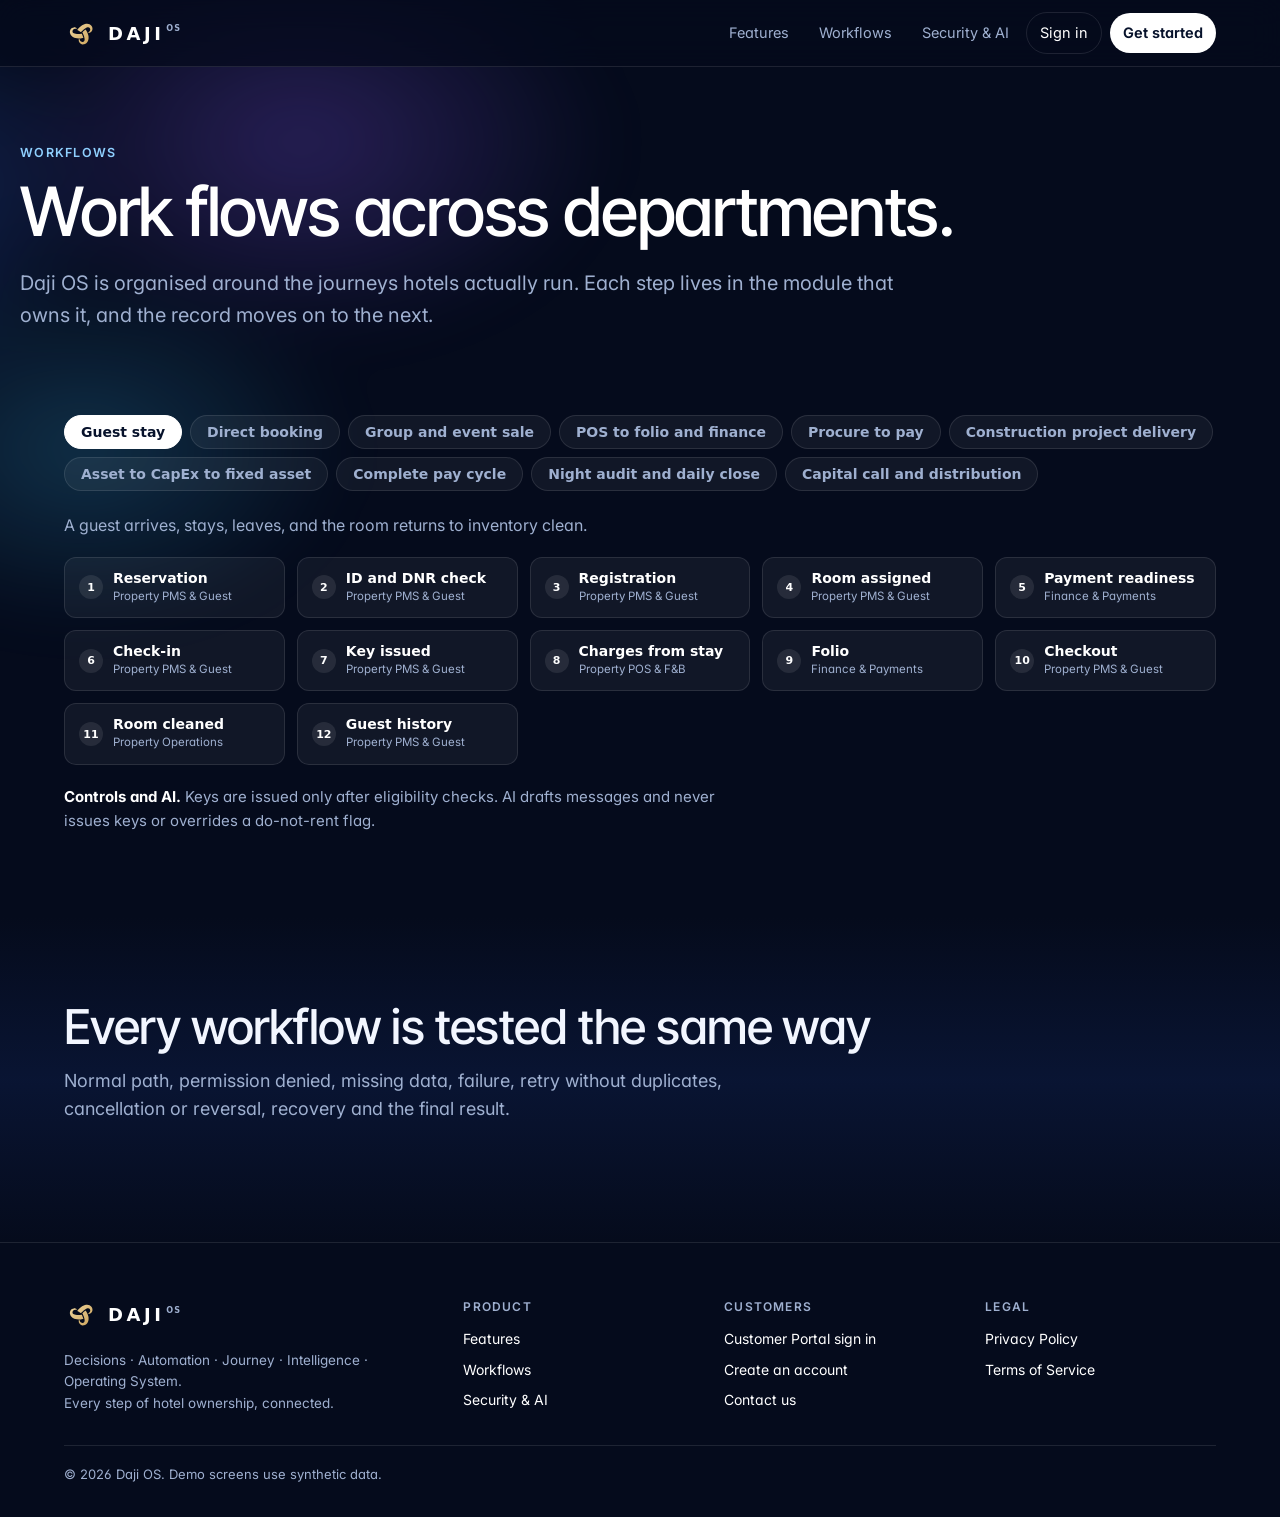
<file: workflows.html>
<!doctype html><html lang="en"><head><meta charset="utf-8"><meta name="viewport" content="width=device-width,initial-scale=1"><title>Workflows | Daji OS</title><meta name="description" content="End-to-end hotel workflows in Daji OS and which module owns each step."><link rel="icon" href="logo.svg" type="image/svg+xml"><link rel="preconnect" href="https://fonts.googleapis.com"><link rel="preconnect" href="https://fonts.gstatic.com" crossorigin><link href="https://fonts.googleapis.com/css2?family=Inter:wght@400;500;600&amp;family=Inter+Tight:wght@500;600&amp;display=swap" rel="stylesheet"><link rel="stylesheet" href="styles.css?v=20261030c"><script src="config.js" defer></script></head><body>
<header><div class="wrap"><a class="logo" href="index.html" aria-label="Daji OS home"><i aria-hidden="true"></i><b>DAJI<sup>OS</sup></b></a><nav><a href="features.html">Features</a><a href="workflows.html">Workflows</a><a href="security.html">Security &amp; AI</a><a data-app="/signin" href="#" class="ghost">Sign in</a><a data-app="/signup" href="#" class="cta">Get started</a></nav></div></header>
<main><div class="hero page wrap"><span class="tag">Workflows</span><h1>Work flows across departments.</h1><p class="sub">Daji OS is organised around the journeys hotels actually run. Each step lives in the module that owns it, and the record moves on to the next.</p></div><section style="padding-top:20px"><div class="wrap"><div class="tabs ftabs" role="tablist"><button class="tab on" data-f="stay" type="button">Guest stay</button><button class="tab" data-f="direct" type="button">Direct booking</button><button class="tab" data-f="group" type="button">Group and event sale</button><button class="tab" data-f="pos" type="button">POS to folio and finance</button><button class="tab" data-f="p2p" type="button">Procure to pay</button><button class="tab" data-f="build" type="button">Construction project delivery</button><button class="tab" data-f="capex" type="button">Asset to CapEx to fixed asset</button><button class="tab" data-f="pay" type="button">Complete pay cycle</button><button class="tab" data-f="audit" type="button">Night audit and daily close</button><button class="tab" data-f="owner" type="button">Capital call and distribution</button></div><div class="fpane on" id="f-stay"><p class="fd">A guest arrives, stays, leaves, and the room returns to inventory clean.</p><ol class="steps"><li style="--m:#e0b45c"><span class="n">1</span><b>Reservation</b><small>Property PMS & Guest</small></li><li style="--m:#e0b45c"><span class="n">2</span><b>ID and DNR check</b><small>Property PMS & Guest</small></li><li style="--m:#e0b45c"><span class="n">3</span><b>Registration</b><small>Property PMS & Guest</small></li><li style="--m:#e0b45c"><span class="n">4</span><b>Room assigned</b><small>Property PMS & Guest</small></li><li style="--m:#7fd0e8"><span class="n">5</span><b>Payment readiness</b><small>Finance & Payments</small></li><li style="--m:#e0b45c"><span class="n">6</span><b>Check-in</b><small>Property PMS & Guest</small></li><li style="--m:#e0b45c"><span class="n">7</span><b>Key issued</b><small>Property PMS & Guest</small></li><li style="--m:#e47fa8"><span class="n">8</span><b>Charges from stay</b><small>Property POS & F&B</small></li><li style="--m:#7fd0e8"><span class="n">9</span><b>Folio</b><small>Finance & Payments</small></li><li style="--m:#e0b45c"><span class="n">10</span><b>Checkout</b><small>Property PMS & Guest</small></li><li style="--m:#6fc3a3"><span class="n">11</span><b>Room cleaned</b><small>Property Operations</small></li><li style="--m:#e0b45c"><span class="n">12</span><b>Guest history</b><small>Property PMS & Guest</small></li></ol><p class="fc"><b>Controls and AI.</b> Keys are issued only after eligibility checks. AI drafts messages and never issues keys or overrides a do-not-rent flag.</p></div><div class="fpane" id="f-direct"><p class="fd">A web booking becomes a confirmed reservation with a guest record and deposit.</p><ol class="steps"><li style="--m:#e0b45c"><span class="n">1</span><b>Search availability</b><small>Property PMS & Guest</small></li><li style="--m:#8fb4ff"><span class="n">2</span><b>Rate, package and add-ons</b><small>Revenue Management</small></li><li style="--m:#e0b45c"><span class="n">3</span><b>Guest details</b><small>Property PMS & Guest</small></li><li style="--m:#7fd0e8"><span class="n">4</span><b>Guarantee and payment</b><small>Finance & Payments</small></li><li style="--m:#e0b45c"><span class="n">5</span><b>Reservation created</b><small>Property PMS & Guest</small></li><li style="--m:#e0b45c"><span class="n">6</span><b>Confirmation and pre-arrival</b><small>Property PMS & Guest</small></li></ol><p class="fc"><b>Controls and AI.</b> Bot and fraud protection, rate restrictions and consent capture apply.</p></div><div class="fpane" id="f-group"><p class="fd">An event lead is quoted, contracted, run and billed to one account.</p><ol class="steps"><li style="--m:#f0905a"><span class="n">1</span><b>Inquiry or online RFP</b><small>Sales & Events</small></li><li style="--m:#8fb4ff"><span class="n">2</span><b>Displacement and profit</b><small>Revenue Management</small></li><li style="--m:#f0905a"><span class="n">3</span><b>Proposal</b><small>Sales & Events</small></li><li style="--m:#c2b8a3"><span class="n">4</span><b>Contract and signature</b><small>Documents & Evidence</small></li><li style="--m:#e0b45c"><span class="n">5</span><b>Room block and event space</b><small>Property PMS & Guest</small></li><li style="--m:#e47fa8"><span class="n">6</span><b>Event orders, menus and resources</b><small>Property POS & F&B</small></li><li style="--m:#7fd0e8"><span class="n">7</span><b>Deposits and schedule</b><small>Finance & Payments</small></li><li style="--m:#e0b45c"><span class="n">8</span><b>Master folio and routing</b><small>Property PMS & Guest</small></li><li style="--m:#7fd0e8"><span class="n">9</span><b>Banquet billing</b><small>Finance & Payments</small></li><li style="--m:#f0905a"><span class="n">10</span><b>Close</b><small>Sales & Events</small></li></ol><p class="fc"><b>Controls and AI.</b> Rate, contract and deposit approvals apply. AI drafts proposals and flags space conflicts.</p></div><div class="fpane" id="f-pos"><p class="fd">A restaurant or bar sale lands on the guest folio and then the books.</p><ol class="steps"><li style="--m:#e47fa8"><span class="n">1</span><b>Order placed</b><small>Property POS & F&B</small></li><li style="--m:#e47fa8"><span class="n">2</span><b>Fulfillment</b><small>Property POS & F&B</small></li><li style="--m:#7fd0e8"><span class="n">3</span><b>Payment or room charge</b><small>Finance & Payments</small></li><li style="--m:#e0b45c"><span class="n">4</span><b>Folio</b><small>Property PMS & Guest</small></li><li style="--m:#7fd0e8"><span class="n">5</span><b>Revenue, tax and cost</b><small>Finance & Payments</small></li><li style="--m:#b79cf0"><span class="n">6</span><b>Tips and service charges</b><small>Workforce, Payroll & HR</small></li><li style="--m:#e47fa8"><span class="n">7</span><b>Shift close</b><small>Property POS & F&B</small></li><li style="--m:#7fd0e8"><span class="n">8</span><b>Ledger</b><small>Finance & Payments</small></li><li style="--m:#7fd0e8"><span class="n">9</span><b>Reconciliation</b><small>Finance & Payments</small></li></ol><p class="fc"><b>Controls and AI.</b> Void, comp and refund limits apply. AI flags variances and unusual voids.</p></div><div class="fpane" id="f-p2p"><p class="fd">A request for supplies ends as a matched invoice and a paid vendor.</p><ol class="steps"><li style="--m:#6fc3a3"><span class="n">1</span><b>Need identified</b><small>Property Operations</small></li><li style="--m:#d98f8f"><span class="n">2</span><b>Purchase request</b><small>Vendors & Procurement</small></li><li style="--m:#d98f8f"><span class="n">3</span><b>Quotes and vendor risk</b><small>Vendors & Procurement</small></li><li style="--m:#d98f8f"><span class="n">4</span><b>Purchase order</b><small>Vendors & Procurement</small></li><li style="--m:#d98f8f"><span class="n">5</span><b>Goods received</b><small>Vendors & Procurement</small></li><li style="--m:#7fd0e8"><span class="n">6</span><b>Three-way match</b><small>Finance & Payments</small></li><li style="--m:#a8c97a"><span class="n">7</span><b>Approval</b><small>Tasks & Approvals</small></li><li style="--m:#7fd0e8"><span class="n">8</span><b>Payment</b><small>Finance & Payments</small></li><li style="--m:#7fd0e8"><span class="n">9</span><b>Bank reconciliation</b><small>Finance & Payments</small></li></ol><p class="fc"><b>Controls and AI.</b> Only approved vendors, with approval limits on orders and payments.</p></div><div class="fpane" id="f-build"><p class="fd">A renovation is priced, built, inspected and handed over with its paperwork.</p><ol class="steps"><li style="--m:#d9a066"><span class="n">1</span><b>Estimate</b><small>Construction</small></li><li style="--m:#d9a066"><span class="n">2</span><b>Budget</b><small>Construction</small></li><li style="--m:#d9a066"><span class="n">3</span><b>Bid and award</b><small>Construction</small></li><li style="--m:#c2b8a3"><span class="n">4</span><b>Contract</b><small>Documents & Evidence</small></li><li style="--m:#d9a066"><span class="n">5</span><b>Schedule and constraints</b><small>Construction</small></li><li style="--m:#d9a066"><span class="n">6</span><b>Field work, drawings and materials</b><small>Construction</small></li><li style="--m:#d9a066"><span class="n">7</span><b>RFIs, submittals and changes</b><small>Construction</small></li><li style="--m:#a8c97a"><span class="n">8</span><b>Change approval</b><small>Tasks & Approvals</small></li><li style="--m:#7fd0e8"><span class="n">9</span><b>Invoices and payments</b><small>Finance & Payments</small></li><li style="--m:#d9a066"><span class="n">10</span><b>Punch list and warranties</b><small>Construction</small></li><li style="--m:#d9a066"><span class="n">11</span><b>Turnover</b><small>Construction</small></li><li style="--m:#d9a066"><span class="n">12</span><b>Closeout</b><small>Construction</small></li></ol><p class="fc"><b>Controls and AI.</b> Change-order and payment approvals apply. AI summarizes risk and flags schedule and cost drift.</p></div><div class="fpane" id="f-capex"><p class="fd">A failing asset is flagged, approved for replacement and booked as capital.</p><ol class="steps"><li style="--m:#6fc3a3"><span class="n">1</span><b>Asset condition</b><small>Property Operations</small></li><li style="--m:#6fc3a3"><span class="n">2</span><b>Replacement plan</b><small>Property Operations</small></li><li style="--m:#7fd0e8"><span class="n">3</span><b>CapEx request</b><small>Finance & Payments</small></li><li style="--m:#a8c97a"><span class="n">4</span><b>CapEx approval</b><small>Tasks & Approvals</small></li><li style="--m:#d9a066"><span class="n">5</span><b>Construction project</b><small>Construction</small></li><li style="--m:#7fd0e8"><span class="n">6</span><b>Invoice</b><small>Finance & Payments</small></li><li style="--m:#d9a066"><span class="n">7</span><b>Turnover</b><small>Construction</small></li><li style="--m:#7fd0e8"><span class="n">8</span><b>Fixed asset</b><small>Finance & Payments</small></li><li style="--m:#6fc3a3"><span class="n">9</span><b>Maintenance lifecycle</b><small>Property Operations</small></li></ol><p class="fc"><b>Controls and AI.</b> CapEx approval limits apply. AI ranks replacements by condition, risk and cost.</p></div><div class="fpane" id="f-pay"><p class="fd">Hours worked flow through approvals into pay, tax filings and the books.</p><ol class="steps"><li style="--m:#b79cf0"><span class="n">1</span><b>Schedule</b><small>Workforce, Payroll & HR</small></li><li style="--m:#b79cf0"><span class="n">2</span><b>Time and attendance</b><small>Workforce, Payroll & HR</small></li><li style="--m:#a8c97a"><span class="n">3</span><b>Timesheet approval</b><small>Tasks & Approvals</small></li><li style="--m:#e47fa8"><span class="n">4</span><b>Tips from POS</b><small>Property POS & F&B</small></li><li style="--m:#b79cf0"><span class="n">5</span><b>Payroll calculation</b><small>Workforce, Payroll & HR</small></li><li style="--m:#a8c97a"><span class="n">6</span><b>Review and approval</b><small>Tasks & Approvals</small></li><li style="--m:#7fd0e8"><span class="n">7</span><b>Payment</b><small>Finance & Payments</small></li><li style="--m:#7fd0e8"><span class="n">8</span><b>Tax and ledger</b><small>Finance & Payments</small></li><li style="--m:#7fd0e8"><span class="n">9</span><b>Filings</b><small>Finance & Payments</small></li></ol><p class="fc"><b>Controls and AI.</b> AI flags overtime and missing punches. It can never release pay.</p></div><div class="fpane" id="f-audit"><p class="fd">The day is checked, posted and locked so tomorrow starts clean.</p><ol class="steps"><li style="--m:#9ac0c9"><span class="n">1</span><b>Readiness</b><small>Reports & Analytics</small></li><li style="--m:#7fd0e8"><span class="n">2</span><b>Validate folios, payments, taxes</b><small>Finance & Payments</small></li><li style="--m:#a8c97a"><span class="n">3</span><b>Resolve exceptions</b><small>Tasks & Approvals</small></li><li style="--m:#9ac0c9"><span class="n">4</span><b>Close operating date</b><small>Reports & Analytics</small></li><li style="--m:#c2b8a3"><span class="n">5</span><b>Snapshot and evidence</b><small>Documents & Evidence</small></li></ol><p class="fc"><b>Controls and AI.</b> Force-close needs manager permission and a reason. AI explains blockers and cannot close the day.</p></div><div class="fpane" id="f-owner"><p class="fd">Investor funds come in, profits are split by agreement and paid out.</p><ol class="steps"><li style="--m:#e6cf7a"><span class="n">1</span><b>Investor onboarding</b><small>Owner & Investor</small></li><li style="--m:#e6cf7a"><span class="n">2</span><b>Capital accounts</b><small>Owner & Investor</small></li><li style="--m:#e6cf7a"><span class="n">3</span><b>Capital call</b><small>Owner & Investor</small></li><li style="--m:#7fd0e8"><span class="n">4</span><b>Contributions</b><small>Finance & Payments</small></li><li style="--m:#e6cf7a"><span class="n">5</span><b>Waterfall</b><small>Owner & Investor</small></li><li style="--m:#a8c97a"><span class="n">6</span><b>Distribution approval</b><small>Tasks & Approvals</small></li><li style="--m:#7fd0e8"><span class="n">7</span><b>Payment</b><small>Finance & Payments</small></li><li style="--m:#e6cf7a"><span class="n">8</span><b>Investor portal</b><small>Owner & Investor</small></li></ol><p class="fc"><b>Controls and AI.</b> Distribution approval is required. AI explains results and can never release money.</p></div><div class="legend"><span style="--m:#e0b45c"><i></i>Property PMS & Guest</span><span style="--m:#6fc3a3"><i></i>Property Operations</span><span style="--m:#8fb4ff"><i></i>Revenue Management</span><span style="--m:#f0905a"><i></i>Sales & Events</span><span style="--m:#e47fa8"><i></i>Property POS & F&B</span><span style="--m:#7fd0e8"><i></i>Finance & Payments</span><span style="--m:#b79cf0"><i></i>Workforce, Payroll & HR</span><span style="--m:#d9a066"><i></i>Construction</span><span style="--m:#a8c97a"><i></i>Tasks & Approvals</span><span style="--m:#c2b8a3"><i></i>Documents & Evidence</span><span style="--m:#9ac0c9"><i></i>Reports & Analytics</span><span style="--m:#d98f8f"><i></i>Vendors & Procurement</span><span style="--m:#e6cf7a"><i></i>Owner & Investor</span></div></div></section><section class="band"><div class="wrap"><h2>Every workflow is tested the same way</h2><p class="lede">Normal path, permission denied, missing data, failure, retry without duplicates, cancellation or reversal, recovery and the final result.</p></div></section><script>document.querySelectorAll('.ftabs .tab').forEach(function(t){t.addEventListener('click',function(){document.querySelectorAll('.ftabs .tab,.fpane').forEach(function(e){e.classList.remove('on')});t.classList.add('on');document.getElementById('f-'+t.dataset.f).classList.add('on')})});</script></main>
<footer><div class="wrap fgrid"><div><a class="logo" href="index.html" aria-label="Daji OS home"><i aria-hidden="true"></i><b>DAJI<sup>OS</sup></b></a><p>Decisions · Automation · Journey · Intelligence · Operating System.<br>Every step of hotel ownership, connected.</p></div><div><h5>Product</h5><a href="features.html">Features</a><a href="workflows.html">Workflows</a><a href="security.html">Security &amp; AI</a></div><div><h5>Customers</h5><a data-app="/signin" href="#">Customer Portal sign in</a><a data-app="/signup" href="#">Create an account</a><a href="mailto:sunny@skkyhospitality.com">Contact us</a></div><div><h5>Legal</h5><a href="privacy.html">Privacy Policy</a><a href="terms.html">Terms of Service</a></div><div class="fine">&copy; 2026 Daji OS. Demo screens use synthetic data.</div></div></footer></body></html>
</file>
<file: styles.css>
/* Daji OS site: dark navy ground from the product, luminous blue accent, glass surfaces. */
:root{--bg:#050b1c;--bg2:#0a1530;--ink:#f2f6ff;--mut:#9fb0d0;--line:rgba(255,255,255,.1);--glass:rgba(255,255,255,.05);--glass2:rgba(255,255,255,.09);--accent:#5b9bff;--accent2:#8fd0ff;--gold:#e6c27e;--r:18px;color-scheme:dark}
*{box-sizing:border-box}html{scroll-behavior:smooth}
body{margin:0;background:var(--bg);color:var(--ink);font:16px/1.6 ui-sans-serif,system-ui,-apple-system,"Segoe UI",Roboto,sans-serif;-webkit-font-smoothing:antialiased}
a{color:var(--accent2)}.wrap{max-width:1180px;margin:0 auto;padding:0 20px}
:focus-visible{outline:2px solid var(--accent2);outline-offset:3px;border-radius:6px}
header{position:sticky;top:0;z-index:20;background:rgba(5,11,28,.72);backdrop-filter:blur(16px);-webkit-backdrop-filter:blur(16px);border-bottom:1px solid var(--line)}
header .wrap{display:flex;align-items:center;justify-content:space-between;gap:12px;min-height:66px;flex-wrap:wrap}
.logo{display:inline-flex;align-items:center;gap:10px;text-decoration:none;color:#fff}
.logo i{display:inline-block;width:34px;height:30px;background:linear-gradient(135deg,#f6e2b0,#c79a4d);-webkit-mask:url(logo.svg) center/contain no-repeat;mask:url(logo.svg) center/contain no-repeat}
.logo b{font:700 18px ui-sans-serif,system-ui,sans-serif;letter-spacing:.2em}.logo b sup{font-size:.45em;letter-spacing:.12em;vertical-align:top;position:relative;top:.1em;margin-left:.2em;color:var(--gold)}
nav{display:flex;gap:4px;align-items:center;flex-wrap:wrap}nav a{text-decoration:none;color:var(--mut);font-size:14.5px;padding:8px 13px;border-radius:99px;transition:.15s}nav a:hover{color:#fff;background:var(--glass2)}
nav a.cta{background:#fff;color:#07122b;font-weight:650;margin-left:4px}nav a.cta:hover{background:#dfe9ff}nav a.ghost{border:1px solid var(--line);color:#fff}
.hero{position:relative;padding:92px 20px 60px;text-align:center;overflow:hidden}
.hero::before{content:"";position:absolute;inset:-20% -10% auto;height:640px;background:radial-gradient(40% 50% at 30% 30%,rgba(60,120,255,.38),transparent 70%),radial-gradient(35% 45% at 72% 22%,rgba(140,90,255,.26),transparent 70%),radial-gradient(30% 40% at 55% 70%,rgba(60,200,255,.2),transparent 70%);filter:blur(30px);z-index:-1;pointer-events:none}
.pill{display:inline-flex;align-items:center;gap:8px;font-size:13px;color:var(--accent2);border:1px solid var(--line);background:var(--glass);border-radius:99px;padding:6px 14px;margin-bottom:22px}.pill::before{content:"";width:7px;height:7px;border-radius:50%;background:var(--accent2);box-shadow:0 0 12px var(--accent2)}
h1,h2,h3{font-weight:600;letter-spacing:-.03em;line-height:1.08;margin:0}
.hero h1{font-size:clamp(38px,7vw,78px);max-width:14em;margin:0 auto 20px;background:linear-gradient(180deg,#fff 30%,#a9c4ff);-webkit-background-clip:text;background-clip:text;color:transparent}
.hero p.sub{font-size:clamp(17px,2vw,20px);color:var(--mut);max-width:38em;margin:0 auto 34px}
h2{font-size:clamp(28px,4.4vw,48px);margin-bottom:14px}h3{font-size:18px;margin-bottom:6px;letter-spacing:-.01em}
.tag{display:inline-block;font-size:12.5px;letter-spacing:.1em;text-transform:uppercase;color:var(--accent2);font-weight:600;margin-bottom:12px}
.lede{color:var(--mut);max-width:42em;margin:0 0 34px;font-size:18px}
.center{text-align:center}.center .lede{margin-left:auto;margin-right:auto}
.btn{display:inline-flex;align-items:center;gap:8px;min-height:46px;padding:0 24px;border-radius:99px;text-decoration:none;font-weight:650;font-size:15px;border:1px solid transparent;background:#fff;color:#07122b;margin:10px 10px 0 0;cursor:pointer;transition:.15s}
.btn:hover{transform:translateY(-1px);background:#dfe9ff}.btn.alt{background:var(--glass);color:#fff;border-color:var(--line)}.btn.alt:hover{background:var(--glass2)}
/* prompt box */
.ask{position:relative;max-width:820px;margin:0 auto;border-radius:22px;padding:2px;background:conic-gradient(from var(--a,0deg),#3b82ff,#8b5cf6,#22d3ee,#3b82ff);animation:spin 8s linear infinite;text-align:left}
@property --a{syntax:"<angle>";inherits:false;initial-value:0deg}@keyframes spin{to{--a:360deg}}
.ask>div{background:#0a1430;border-radius:20px;padding:18px 18px 14px}
.ask textarea{width:100%;min-height:92px;resize:vertical;background:transparent;border:0;color:#fff;font:inherit;font-size:17px;outline:none}
.ask .row{display:flex;gap:10px;align-items:center;justify-content:space-between;flex-wrap:wrap;margin-top:6px}
.chips{display:flex;gap:8px;flex-wrap:wrap}.chip{font:500 13px ui-sans-serif,system-ui,sans-serif;color:var(--mut);background:var(--glass);border:1px solid var(--line);border-radius:99px;padding:6px 12px;cursor:pointer}.chip:hover{color:#fff;border-color:var(--accent)}
.ask .btn{margin:0;background:linear-gradient(135deg,#4f8dff,#8b5cf6);color:#fff}
.result{max-width:980px;margin:26px auto 0;text-align:left;border:1px solid var(--line);border-radius:22px;background:linear-gradient(180deg,var(--glass2),var(--glass));padding:26px;display:none}
.result.on{display:block;animation:rise .5s ease both}@keyframes rise{from{opacity:0;transform:translateY(12px)}to{opacity:1}}
.result h3{font-size:20px}.result .meta{color:var(--mut);font-size:14.5px;margin:4px 0 18px}
.rgrid{display:grid;gap:22px;grid-template-columns:repeat(auto-fit,minmax(240px,1fr))}.rgrid h4{margin:0 0 10px;font:600 12px ui-sans-serif,system-ui,sans-serif;letter-spacing:.1em;text-transform:uppercase;color:var(--accent2)}
.mods{display:flex;flex-wrap:wrap;gap:8px;padding:0;margin:0;list-style:none}.mods li{font-size:13.5px;border:1px solid var(--line);background:var(--glass);border-radius:99px;padding:5px 12px;animation:rise .4s ease both}.mods li.add{border-color:var(--accent);color:#fff;background:rgba(91,155,255,.16)}
.rgrid ul.plain{margin:0;padding-left:18px;color:var(--mut);font-size:14.5px}.rgrid ul.plain li{margin:4px 0}
.note{font-size:12.5px;color:var(--mut);margin-top:16px}
/* bento + cards */
section{padding:84px 0;position:relative}
.grid{display:grid;gap:16px;grid-template-columns:repeat(auto-fit,minmax(260px,1fr))}
.card{background:linear-gradient(180deg,var(--glass2),var(--glass));border:1px solid var(--line);border-radius:var(--r);padding:24px;transition:.2s}.card:hover{border-color:rgba(143,208,255,.4);transform:translateY(-2px)}.card p{margin:0;color:var(--mut);font-size:15px}
.band{background:linear-gradient(180deg,transparent,rgba(20,45,110,.28),transparent)}
.bento{display:grid;gap:16px;grid-template-columns:repeat(6,minmax(0,1fr))}.bento>div{background:linear-gradient(180deg,var(--glass2),var(--glass));border:1px solid var(--line);border-radius:24px;padding:26px;overflow:hidden;min-width:0}.bento .b1{grid-column:span 4}.bento .b2{grid-column:span 2}.bento .b3,.bento .b4,.bento .b5{grid-column:span 2}.bento p{color:var(--mut);margin:6px 0 0;font-size:15px}
.bento img{display:block;width:100%;height:auto;border-radius:12px;margin-top:18px;border:1px solid var(--line)}
.stat{font:600 44px ui-sans-serif,system-ui,sans-serif;letter-spacing:-.04em;background:linear-gradient(135deg,#fff,var(--accent2));-webkit-background-clip:text;background-clip:text;color:transparent}
.stats{display:grid;gap:16px;grid-template-columns:repeat(auto-fit,minmax(170px,1fr))}.stats b{display:block;font-size:34px}
.frame{background:#0b1430;border:1px solid var(--line);border-radius:16px;overflow:hidden;box-shadow:0 40px 80px -30px rgba(40,100,255,.45),0 0 0 1px rgba(255,255,255,.04)}
.frame .bar{display:flex;align-items:center;gap:6px;padding:10px 14px;background:rgba(255,255,255,.04);border-bottom:1px solid var(--line)}.frame .bar i{width:9px;height:9px;border-radius:50%;background:rgba(255,255,255,.22)}.frame .bar span{margin-left:10px;font-size:12px;color:var(--mut)}.frame img{display:block;width:100%;height:auto}
.demo{font-size:12.5px;color:var(--mut);margin-top:12px}
.acro{display:grid;grid-template-columns:repeat(auto-fit,minmax(150px,1fr));gap:14px;margin-top:20px}.acro div{border-top:1px solid var(--line);padding-top:14px}.acro b{font:600 46px ui-sans-serif,system-ui,sans-serif;letter-spacing:-.04em;display:block;line-height:1;background:linear-gradient(135deg,#fff,var(--accent2));-webkit-background-clip:text;background-clip:text;color:transparent}.acro span{color:var(--mut);letter-spacing:.1em;text-transform:uppercase;font-size:12.5px}
h2 sup.s{font-size:.35em;letter-spacing:.14em;vertical-align:top;margin-left:.2em;color:var(--gold)}
.tabs{display:flex;gap:8px;flex-wrap:wrap;margin-bottom:22px}.tab{font:550 14px ui-sans-serif,system-ui,sans-serif;color:var(--mut);background:var(--glass);border:1px solid var(--line);border-radius:99px;padding:8px 16px;cursor:pointer;transition:.15s}.tab:hover{color:#fff;border-color:var(--accent)}.tab.on{background:#fff;color:#07122b;border-color:#fff}
.pane{display:none;margin:0}.pane.on{display:block}.pane figcaption{margin-top:18px;max-width:44em}.pane figcaption p{color:var(--mut);margin:4px 0 0}
.modgrid{display:grid;grid-template-columns:repeat(auto-fill,minmax(230px,1fr));gap:12px}.mchip{border:1px solid var(--line);border-radius:14px;padding:15px 17px;background:var(--glass);font-size:15px}.mchip b{font-weight:600}.mchip.big{grid-column:span 2;border-color:rgba(91,155,255,.5);background:rgba(91,155,255,.1)}.mchip small{display:block;color:var(--mut);font-size:13.5px;margin-top:4px;line-height:1.45}
.fpane{display:none}.fpane.on{display:block}.fd{color:var(--mut);margin:0 0 18px}
.steps{list-style:none;margin:0;padding:0;display:flex;flex-wrap:wrap;gap:12px 28px}
.steps li{position:relative;display:grid;gap:1px;min-width:0;background:var(--glass);border:1px solid var(--line);border-top:3px solid var(--m);border-radius:12px;padding:10px 13px;width:min(100%,190px)}
.steps li::after{content:"\203A";position:absolute;right:-21px;top:50%;transform:translateY(-50%);color:var(--accent);font-size:22px}.steps li:last-child::after{display:none}
.steps .n{font:600 11px ui-sans-serif,system-ui,sans-serif;color:var(--mut)}.steps b{font:600 14px ui-sans-serif,system-ui,sans-serif;color:#fff}.steps small{font-size:11.5px;color:var(--mut)}
.fc{margin:20px 0 0;max-width:46em;color:var(--mut);font-size:15px}.fc b{color:#fff}
.legend{display:flex;flex-wrap:wrap;gap:8px 16px;margin-top:22px;font-size:12.5px;color:var(--mut)}.legend i{display:inline-block;width:10px;height:10px;border-radius:3px;background:var(--m);margin-right:6px}
.wl{display:grid;grid-template-columns:minmax(0,300px) minmax(0,1fr);gap:26px;align-items:start}
.wlform{display:grid;gap:8px;background:linear-gradient(180deg,var(--glass2),var(--glass));border:1px solid var(--line);border-radius:var(--r);padding:22px}.wlform label,.wlform .lab{font-size:13px;color:var(--mut);margin-top:6px}
.wlform input{font:inherit;padding:10px 12px;border:1px solid var(--line);border-radius:12px;background:rgba(0,0,0,.25);color:#fff;min-width:0}.wlform input[type=file]{padding:8px}
.sw{display:flex;gap:10px}.sw button{width:30px;height:30px;border-radius:50%;border:2px solid #0a1430;cursor:pointer}.sw button.on{outline:2px solid #fff;outline-offset:2px}
.sw button:nth-child(1){background:#1d6fe0}.sw button:nth-child(2){background:#0e8f7e}.sw button:nth-child(3){background:#b4382f}.sw button:nth-child(4){background:#6b46c1}.sw button:nth-child(5){background:#d2851f}
.small{font-size:12.5px;color:var(--mut);margin:6px 0 0}
.wlprev{position:relative;padding-bottom:24px;min-width:0}
.wlweb{display:grid;grid-template-columns:150px minmax(0,1fr);background:#eef3fb;border-radius:var(--r);overflow:hidden;min-height:300px;color:#0d1e45;box-shadow:0 30px 60px -20px rgba(0,0,0,.6)}
.wlweb aside{background:var(--b);color:#fff;padding:14px 10px;display:grid;gap:4px;align-content:start;font-size:13px}.wlweb aside i{font-style:normal;padding:7px 10px;border-radius:8px;opacity:.85}.wlweb aside i.on{background:rgba(255,255,255,.2);opacity:1;font-weight:600}
.wlbrand{display:flex;align-items:center;gap:8px;margin-bottom:10px;min-width:0}.wlbrand b{font:700 13px ui-sans-serif,system-ui,sans-serif;overflow:hidden;text-overflow:ellipsis;white-space:nowrap}
.wlmark{width:30px;height:30px;border-radius:8px;background:#fff;color:var(--b);display:grid;place-items:center;font:800 15px system-ui;flex:none;overflow:hidden}.wlmark img{max-width:100%;max-height:100%;object-fit:contain}
.wlmain{padding:16px;min-width:0}.wltop{display:flex;justify-content:space-between;align-items:center;gap:8px;font:700 15px system-ui;margin-bottom:12px}.wltop em,.wlphone em{font:600 12px system-ui;font-style:normal;background:var(--b);color:#fff;padding:7px 12px;border-radius:99px;white-space:nowrap}
.kp{display:grid;grid-template-columns:repeat(auto-fit,minmax(70px,1fr));gap:8px}.kp div{background:#fff;border-radius:10px;padding:10px}.kp small{display:block;color:#5b6b8c;font-size:11px}.kp b{font:700 18px system-ui;color:var(--b)}
.ln{height:10px;border-radius:6px;background:#d6e0f0;margin-top:14px}.ln.s{width:60%}
.wlphone{position:absolute;right:-4px;bottom:-6px;width:150px;background:#eef3fb;border:5px solid #0b1430;border-radius:22px;padding:12px;color:#0d1e45;display:grid;gap:8px;overflow:hidden;grid-template-columns:minmax(0,1fr);box-shadow:0 20px 40px rgba(0,0,0,.5)}.wlphone>*{min-width:0}.wlphone .kp{grid-template-columns:1fr 1fr}.wlphone em{text-align:center}.wlphone .wlbrand b{font-size:11px}
.wlist{list-style:none;padding:0;margin:44px 0 0;display:grid;grid-template-columns:repeat(auto-fit,minmax(200px,1fr));gap:14px;grid-column:1/-1}.wlist li{color:var(--mut);font-size:14.5px;border-top:1px solid var(--line);padding-top:12px}.wlist b{display:block;color:#fff;margin-bottom:2px}
.login-box{max-width:480px;margin:0 auto}.login-box .card{padding:32px}
footer{border-top:1px solid var(--line);padding:32px 0;color:var(--mut);font-size:14px}footer a{color:#fff}
.cta-band{text-align:center;padding:100px 0}.cta-band h2{max-width:14em;margin-left:auto;margin-right:auto}
.hero.page{text-align:left;padding:72px 20px 30px}.hero.page h1{margin-left:0}.hero.page p.sub{margin-left:0}
@media(max-width:900px){.bento .b1,.bento .b2,.bento .b3,.bento .b4,.bento .b5{grid-column:span 6}.wl{grid-template-columns:minmax(0,1fr)}.wlweb{grid-template-columns:96px minmax(0,1fr)}.wlweb aside i{padding:6px}.wlphone{right:0;width:140px}.kp{grid-template-columns:repeat(auto-fit,minmax(56px,1fr))}}
@media(max-width:640px){.hero{padding:56px 16px 40px}section{padding:56px 0}.mchip.big{grid-column:auto}.steps{row-gap:22px}.steps li{width:100%}.steps li::after{content:"\2193";right:auto;left:50%;top:auto;bottom:-20px;transform:translateX(-50%);font-size:16px}nav a{padding:6px 9px;font-size:13.5px}}
@media(prefers-reduced-motion:reduce){*{animation:none!important;transition:none!important}}
/* audience, attention center, connection map */
.aud{display:grid;grid-template-columns:repeat(auto-fit,minmax(220px,1fr));gap:14px;max-width:980px;margin:34px auto 0;text-align:left}.aud a{text-decoration:none;color:inherit}.aud b{display:block;color:#fff;font-size:16px}.aud span{color:var(--mut);font-size:14px}
.chip.on{background:#fff;color:#07122b;border-color:#fff}
.att{display:grid;grid-template-columns:minmax(0,1fr) minmax(0,1.1fr);gap:18px;align-items:start}
.attl,.attd{background:linear-gradient(180deg,var(--glass2),var(--glass));border:1px solid var(--line);border-radius:22px;padding:22px;min-width:0}
.atth{display:flex;justify-content:space-between;gap:10px;flex-wrap:wrap;margin-bottom:12px;align-items:baseline}.atth b{font-size:18px}.atth span{font-size:13px;color:var(--mut)}
#al{list-style:none;margin:14px 0 0;padding:0;display:grid;gap:8px}.it{width:100%;display:flex;gap:12px;align-items:flex-start;text-align:left;background:rgba(0,0,0,.2);border:1px solid var(--line);border-radius:14px;padding:12px 14px;color:#fff;font:inherit;cursor:pointer;transition:.15s}.it:hover{border-color:var(--accent)}.it.on{background:rgba(91,155,255,.16);border-color:var(--accent)}
.it i{flex:none;width:10px;height:10px;border-radius:50%;margin-top:7px;background:var(--accent2)}.it.high i{background:#ff6b6b;box-shadow:0 0 10px #ff6b6b}.it.watch i{background:#ffc15a}.it small{display:block;color:var(--mut);font-size:12.5px;margin-top:2px}
.attd h3{font-size:22px;margin:10px 0 14px}.attd h4{margin:14px 0 4px;font:600 11.5px ui-sans-serif,system-ui,sans-serif;letter-spacing:.1em;text-transform:uppercase;color:var(--accent2)}.attd p{margin:0;color:#d7e2ff;font-size:15.5px}
.sev{font:600 12px ui-sans-serif,system-ui,sans-serif;padding:4px 10px;border-radius:99px;background:rgba(143,208,255,.15);color:var(--accent2)}.sev.high{background:rgba(255,107,107,.18);color:#ff9a9a}.sev.watch{background:rgba(255,193,90,.16);color:#ffd48a}
.mm span{display:inline-block;margin:0 6px 6px 0;font-size:13px;border:1px solid var(--line);border-left:3px solid var(--m);border-radius:8px;padding:3px 10px;background:var(--glass)}
.vs{display:grid;grid-template-columns:repeat(auto-fit,minmax(260px,1fr));gap:16px;margin-top:22px}.vs .card.on{border-color:rgba(91,155,255,.6);background:rgba(91,155,255,.1)}
.cm{display:grid;grid-template-columns:minmax(0,1.5fr) minmax(0,1fr);gap:20px;align-items:center}
#cmap{width:100%;height:auto;display:block}#cmap .e{stroke:rgba(255,255,255,.14);stroke-width:1.5;transition:.2s}#cmap .e.on{stroke:var(--accent2);stroke-width:2.5}#cmap .e.dim{stroke:rgba(255,255,255,.05)}
#cmap .nd{cursor:pointer;outline:none}#cmap .nd circle{fill:#0d1a3a;stroke:var(--m);stroke-width:2.5;transition:.2s}#cmap .nd text{fill:#dbe6ff;font:600 10.5px ui-sans-serif,system-ui,sans-serif;pointer-events:none}#cmap .nd:not(.on){opacity:.45}#cmap .nd.on{opacity:1}#cmap .nd.sel circle{fill:#16316b;stroke-width:4}#cmap .nd:focus-visible circle{stroke:#fff}
.cmside{background:linear-gradient(180deg,var(--glass2),var(--glass));border:1px solid var(--line);border-radius:22px;padding:22px;min-width:0}.cmside ul{margin:14px 0 0;padding:0;list-style:none;display:grid;gap:10px}.cmside li{font-size:14.5px;color:var(--mut);border-top:1px solid var(--line);padding-top:10px}.cmside li b{color:#fff;display:block}
@media(max-width:900px){.att,.cm{grid-template-columns:minmax(0,1fr)}}
#cmap .nd text{font-size:11px!important}
/* v5: live workspace result, icon module cards */
.result{padding:0;border:0;background:none;max-width:1040px}
.think{display:none;border:1px solid var(--line);border-radius:20px;padding:22px 24px;background:rgba(255,255,255,.04);text-align:left;font:14.5px ui-monospace,SFMono-Regular,Menlo,monospace;color:var(--mut)}
.think.on{display:grid;gap:10px}.tl1{display:flex;gap:10px;align-items:center;animation:rise .35s ease both}.tl1 i{width:8px;height:8px;border-radius:50%;background:var(--accent2);box-shadow:0 0 10px var(--accent2)}
.rbox{display:none;border:1px solid rgba(143,208,255,.22);border-radius:26px;background:linear-gradient(180deg,rgba(255,255,255,.07),rgba(255,255,255,.02));padding:26px;box-shadow:0 40px 90px -40px rgba(60,120,255,.55);text-align:left}
.rbox.on{display:block;animation:rise .55s ease both}
.rhead{display:flex;justify-content:space-between;gap:20px;align-items:flex-end;flex-wrap:wrap;margin-bottom:22px}.rhead h3{font-size:clamp(20px,2.6vw,26px);margin-top:10px}
.ready{display:inline-flex;align-items:center;gap:8px;font-size:12.5px;color:#9bf0c8;background:rgba(80,220,160,.12);border:1px solid rgba(80,220,160,.3);border-radius:99px;padding:4px 12px}.ready::before{content:"";width:6px;height:6px;border-radius:50%;background:#58e0a4;box-shadow:0 0 8px #58e0a4}
.rstats{display:flex;gap:26px}.rstats div{display:grid;text-align:left}.rstats b{font:600 30px/1 ui-sans-serif,system-ui,sans-serif;letter-spacing:-.03em;background:linear-gradient(135deg,#fff,var(--accent2));-webkit-background-clip:text;background-clip:text;color:transparent}.rstats span{font-size:12px;color:var(--mut);margin-top:4px}
.rbody{display:grid;grid-template-columns:minmax(0,1.5fr) minmax(0,1fr);gap:22px;align-items:start}
.ws{background:#eef3fb;border-radius:16px;overflow:hidden;color:#0d1e45;box-shadow:0 24px 50px -20px rgba(0,0,0,.6)}
.wsbar{display:flex;align-items:center;gap:6px;padding:9px 12px;background:#e1e8f4}.wsbar i{width:9px;height:9px;border-radius:50%;background:#b9c6de}.wsbar span{margin-left:10px;font-size:11.5px;color:#5b6b8c}
.wsin{display:grid;grid-template-columns:170px minmax(0,1fr)}.wsside{background:linear-gradient(180deg,#0b2a63,#0a2256 55%,#0b1d47);padding:10px 8px;display:grid;gap:2px;align-content:start;min-width:0}
.wsside a{display:flex;align-items:center;gap:8px;color:#c7d4ee;font-size:11.5px;padding:6px 8px;border-radius:8px;animation:rise .4s ease both;white-space:nowrap;overflow:hidden}.wsside a svg{flex:none;color:var(--c)}.wsside a span{overflow:hidden;text-overflow:ellipsis}.wsside a.new{background:linear-gradient(90deg,rgba(91,155,255,.4),rgba(91,155,255,.1));color:#fff;box-shadow:inset 2px 0 0 var(--c)}
.wsmain{padding:14px;min-width:0}.wshd{display:flex;justify-content:space-between;gap:8px;align-items:baseline;margin-bottom:10px}.wshd b{font-size:15px}.wshd span{font-size:10.5px;color:#5b6b8c}
.wst{display:grid;grid-template-columns:repeat(auto-fit,minmax(110px,1fr));gap:8px}.wst div{background:#fff;border-radius:10px;padding:9px 10px;box-shadow:0 1px 2px rgba(13,30,69,.06),0 6px 14px rgba(13,30,69,.06);animation:rise .45s ease both}.wst small{display:block;color:#5b6b8c;font-size:10.5px}.wst b{display:block;font:700 17px ui-sans-serif,system-ui,sans-serif;color:#0d1e45;margin-top:2px}.wst em{font-style:normal;font-size:10px;color:#0f7d54}
.wsat{margin-top:12px;background:#fff;border-radius:10px;padding:10px 12px}.wsat h5{margin:0 0 6px;font-size:11px;color:#0d1e45}.wsat ul{list-style:none;margin:0;padding:0;display:grid;gap:5px}.wsat li{font-size:11px;color:#2c3d63;padding-left:14px;position:relative}.wsat li::before{content:"";position:absolute;left:0;top:5px;width:6px;height:6px;border-radius:50%;background:#e8a53a}.wsat li.hi::before{background:#e5484d}
.rside h4{margin:0 0 10px;font:600 11.5px ui-sans-serif,system-ui,sans-serif;letter-spacing:.1em;text-transform:uppercase;color:var(--accent2)}.rside h4+*{margin-bottom:22px}
.wfl{list-style:none;margin:0;padding:0;display:grid;gap:8px}.wfl li{display:grid;grid-template-columns:auto 1fr auto;gap:10px;align-items:center;background:var(--glass);border:1px solid var(--line);border-radius:12px;padding:9px 12px}.wfl b{font:550 13.5px ui-sans-serif,system-ui,sans-serif;color:#fff}.wfl small{color:var(--mut);font-size:11.5px}.dots{display:flex}.dots i{width:12px;height:12px;border-radius:50%;background:var(--c);margin-right:-4px;border:2px solid #0b1430}
.tl{list-style:none;margin:0;padding:0;display:grid;gap:12px;position:relative}.tl li{display:flex;gap:12px;align-items:flex-start;animation:rise .45s ease both;position:relative}.tl li:not(:last-child)::after{content:"";position:absolute;left:15px;top:32px;bottom:-12px;width:1px;background:linear-gradient(var(--line),transparent)}
.tn{flex:none;width:32px;height:32px;border-radius:10px;display:grid;place-items:center;background:linear-gradient(135deg,rgba(91,155,255,.3),rgba(139,92,246,.25));border:1px solid rgba(143,208,255,.3);color:#cfe3ff}.tl b{display:block;color:#fff;font:600 14px ui-sans-serif,system-ui,sans-serif}.tl small{display:block;color:var(--mut);font-size:12.5px;line-height:1.4}
.racts{margin-top:18px}.rbox .note{margin-top:14px}
.mcards{display:grid;grid-template-columns:repeat(auto-fill,minmax(250px,1fr));gap:14px}
.mcard{position:relative;border:1px solid var(--line);border-radius:18px;padding:18px;background:linear-gradient(180deg,var(--glass2),var(--glass));overflow:hidden;transition:.2s}
.mcard::before{content:"";position:absolute;inset:-40% -20% auto auto;width:140px;height:140px;background:radial-gradient(circle,var(--c),transparent 70%);opacity:.12;transition:.2s}.mcard:hover{border-color:var(--c);transform:translateY(-2px)}.mcard:hover::before{opacity:.28}
.mi{display:grid;place-items:center;width:38px;height:38px;border-radius:12px;color:var(--c);background:rgba(255,255,255,.06);border:1px solid var(--line);margin-bottom:12px}.mcard b{display:block;font:600 15.5px ui-sans-serif,system-ui,sans-serif;letter-spacing:-.01em}.mcard small{display:block;color:var(--mut);font-size:13px;margin-top:4px;line-height:1.45}
@media(max-width:900px){.rbody{grid-template-columns:minmax(0,1fr)}.wsin{grid-template-columns:120px minmax(0,1fr)}}
@media(max-width:560px){.rbox{padding:18px}.wsin{grid-template-columns:minmax(0,1fr)}.wsside{grid-auto-flow:column;grid-auto-columns:max-content;overflow-x:auto}.rstats{gap:18px}}
/* v6: Fable review fixes */
html,body{overflow-x:clip}
body{font-family:Inter,ui-sans-serif,system-ui,-apple-system,"Segoe UI",Roboto,sans-serif;font-feature-settings:"cv11","ss01"}
h1,h2,h3,.stat,.rstats b{font-family:"Inter Tight",Inter,ui-sans-serif,system-ui,sans-serif;font-weight:500;letter-spacing:-.035em}
.hero h1{font-size:clamp(40px,5.6vw,68px);color:#fff;background:none;-webkit-text-fill-color:#fff}
.stat,.rstats b,.acro b{background:none;-webkit-text-fill-color:#fff;color:#fff}
.logo b sup{color:var(--mut)}
.hero{overflow:visible}.hero::before{left:50%;right:auto;width:100vw;transform:translateX(-50%);inset:auto;top:-20%;height:640px}
.ask{background:rgba(255,255,255,.14);padding:1px;animation:none}.ask:focus-within{background:var(--accent)}.ask .btn{background:#fff;color:#07122b}
.mcard .mi,.mi{color:var(--accent2)}.mcard::before{background:radial-gradient(circle,var(--accent),transparent 70%)}.mcard:hover{border-color:rgba(143,208,255,.45)}
.mcards{grid-auto-rows:1fr}
.legend{display:none}
.steps{display:grid;grid-template-columns:repeat(auto-fill,minmax(200px,1fr));gap:12px}.steps li{width:auto;border:1px solid var(--line);border-top:1px solid var(--line);padding:12px 14px;grid-template-columns:auto 1fr;column-gap:10px;align-items:center}.steps li::after{display:none}
.steps .n{grid-row:span 2;width:24px;height:24px;border-radius:50%;background:var(--glass2);display:grid;place-items:center;color:#fff;font-size:11px}
.dots i{background:#9db9f5;border-color:#0b1430}.wsside a svg{color:#9db9f5}.mm span{border-left-color:var(--accent)}
#cmap .nd circle{stroke:rgba(255,255,255,.3)}#cmap .nd.sel circle{stroke:var(--accent2)}#cmap .nd text{font-size:12.5px!important}#cmap .nd:not(.on){opacity:.7}#cmap .e{stroke:rgba(255,255,255,.08)}#cmap .e.on{stroke:var(--accent2);stroke-width:2}
.cm{grid-template-columns:minmax(0,1fr) 380px}.selw{display:none}
.bento .b3,.bento .b4{grid-column:span 3}
.wst small,.wshd span,.wsat li,.wsside a{font-size:12px}.wsat h5{font-size:12px}
.fbtn{display:inline-flex;width:max-content;align-items:center;min-height:40px;padding:0 18px;border-radius:99px;background:var(--glass2);border:1px solid var(--line);color:#fff;cursor:pointer;font-weight:550;font-size:14px}.fbtn input{display:none}.fbtn:hover{border-color:var(--accent)}
.wlat{background:#fff;border-radius:10px;padding:10px 12px;margin-top:12px;display:grid;gap:5px;box-shadow:0 1px 2px rgba(13,30,69,.06),0 6px 14px rgba(13,30,69,.06)}.wlat b{font-size:12px;color:#0d1e45}.wlat span{font-size:12px;color:#2c3d63;padding-left:14px;position:relative}.wlat span::before{content:"";position:absolute;left:0;top:6px;width:6px;height:6px;border-radius:50%;background:#e5484d}
.wlphone{width:170px}
.facts{display:grid;grid-template-columns:repeat(auto-fit,minmax(220px,1fr));gap:14px;margin:0 0 26px}.facts div{border-top:1px solid var(--line);padding-top:14px}.facts b{display:block;font-weight:600;margin-bottom:4px}.facts span{color:var(--mut);font-size:14.5px}
.fb{display:grid;grid-template-columns:minmax(0,1fr) minmax(0,1.15fr);gap:44px;align-items:center}.fl{list-style:none;margin:22px 0 0;padding:0;display:grid;gap:16px}.fl li{display:flex;gap:14px}.fl .mi{margin:0;flex:none}.fl b{display:block;font-weight:600}.fl small{display:block;color:var(--mut);font-size:14.5px;line-height:1.5}
.card .mi{margin-bottom:14px}
.fgrid{display:grid;grid-template-columns:1.6fr 1fr 1fr 1fr;gap:30px;align-items:start}.fgrid p{color:var(--mut);font-size:13.5px;margin:14px 0 0}.fgrid h5{margin:0 0 10px;font:600 12px Inter,sans-serif;letter-spacing:.1em;text-transform:uppercase;color:var(--mut)}.fgrid a{display:block;color:#fff;text-decoration:none;font-size:14px;padding:4px 0}.fgrid .logo{display:inline-flex;padding:0}.fine{grid-column:1/-1;border-top:1px solid var(--line);padding-top:18px;font-size:13px;color:var(--mut)}footer{padding:56px 0 32px}
@media(max-width:900px){.fb{grid-template-columns:minmax(0,1fr);gap:26px}.cm{grid-template-columns:minmax(0,1fr)}.fgrid{grid-template-columns:1fr 1fr}}
@media(max-width:640px){header{position:static}.cmsvg{display:none}.selw{display:grid;gap:6px;font-size:13px;color:var(--mut);margin-bottom:12px}.selw select{font:inherit;background:rgba(0,0,0,.3);color:#fff;border:1px solid var(--line);border-radius:12px;padding:10px}.fgrid{grid-template-columns:1fr}}
h1,h2,h3,.stat,.rstats b{letter-spacing:-.012em}.hero h1{letter-spacing:-.018em;line-height:1.06}
.cc{display:flex;align-items:center;gap:10px;flex-wrap:wrap;margin-top:6px}.cc label{font-size:13px;color:var(--mut);flex:1 1 100%}
.cc input[type=color]{width:44px;height:38px;padding:2px;border-radius:10px;border:1px solid var(--line);background:rgba(0,0,0,.25);cursor:pointer}.cc input#wh{width:110px;font-family:ui-monospace,Menlo,monospace;text-transform:lowercase}
.wlweb aside{color:var(--bt,#fff)}.wltop em,.wlphone em{color:var(--bt,#fff)}
.kp b{color:var(--bk,var(--b))}
@media(max-width:640px){header .wrap{flex-wrap:nowrap;min-height:60px;padding-left:16px;padding-right:16px}nav{flex-wrap:nowrap;gap:6px}nav a:not(.ghost):not(.cta){display:none}nav a.cta{margin-left:0;padding:8px 14px}nav a.ghost{padding:8px 14px}.logo b{font-size:15px}}
.wrap{max-width:none;padding-left:clamp(20px,5vw,120px);padding-right:clamp(20px,5vw,120px)}
@media(min-width:1800px){html{zoom:1.1}}
@media(min-width:2200px){html{zoom:1.3}}
@media(min-width:2800px){html{zoom:1.6}}
@media(min-width:3400px){html{zoom:1.95}}
@media(min-width:1500px){.hero h1{font-size:clamp(38px,5vw,68px)}}
@media(max-width:640px){.wrap{padding-left:16px;padding-right:16px}}
@media(min-width:1200px){.result{max-width:min(1500px,100%)}.ask{max-width:1000px}.aud{max-width:1400px}.hero h1{max-width:18em}.hero p.sub{max-width:46em}}
</file>
